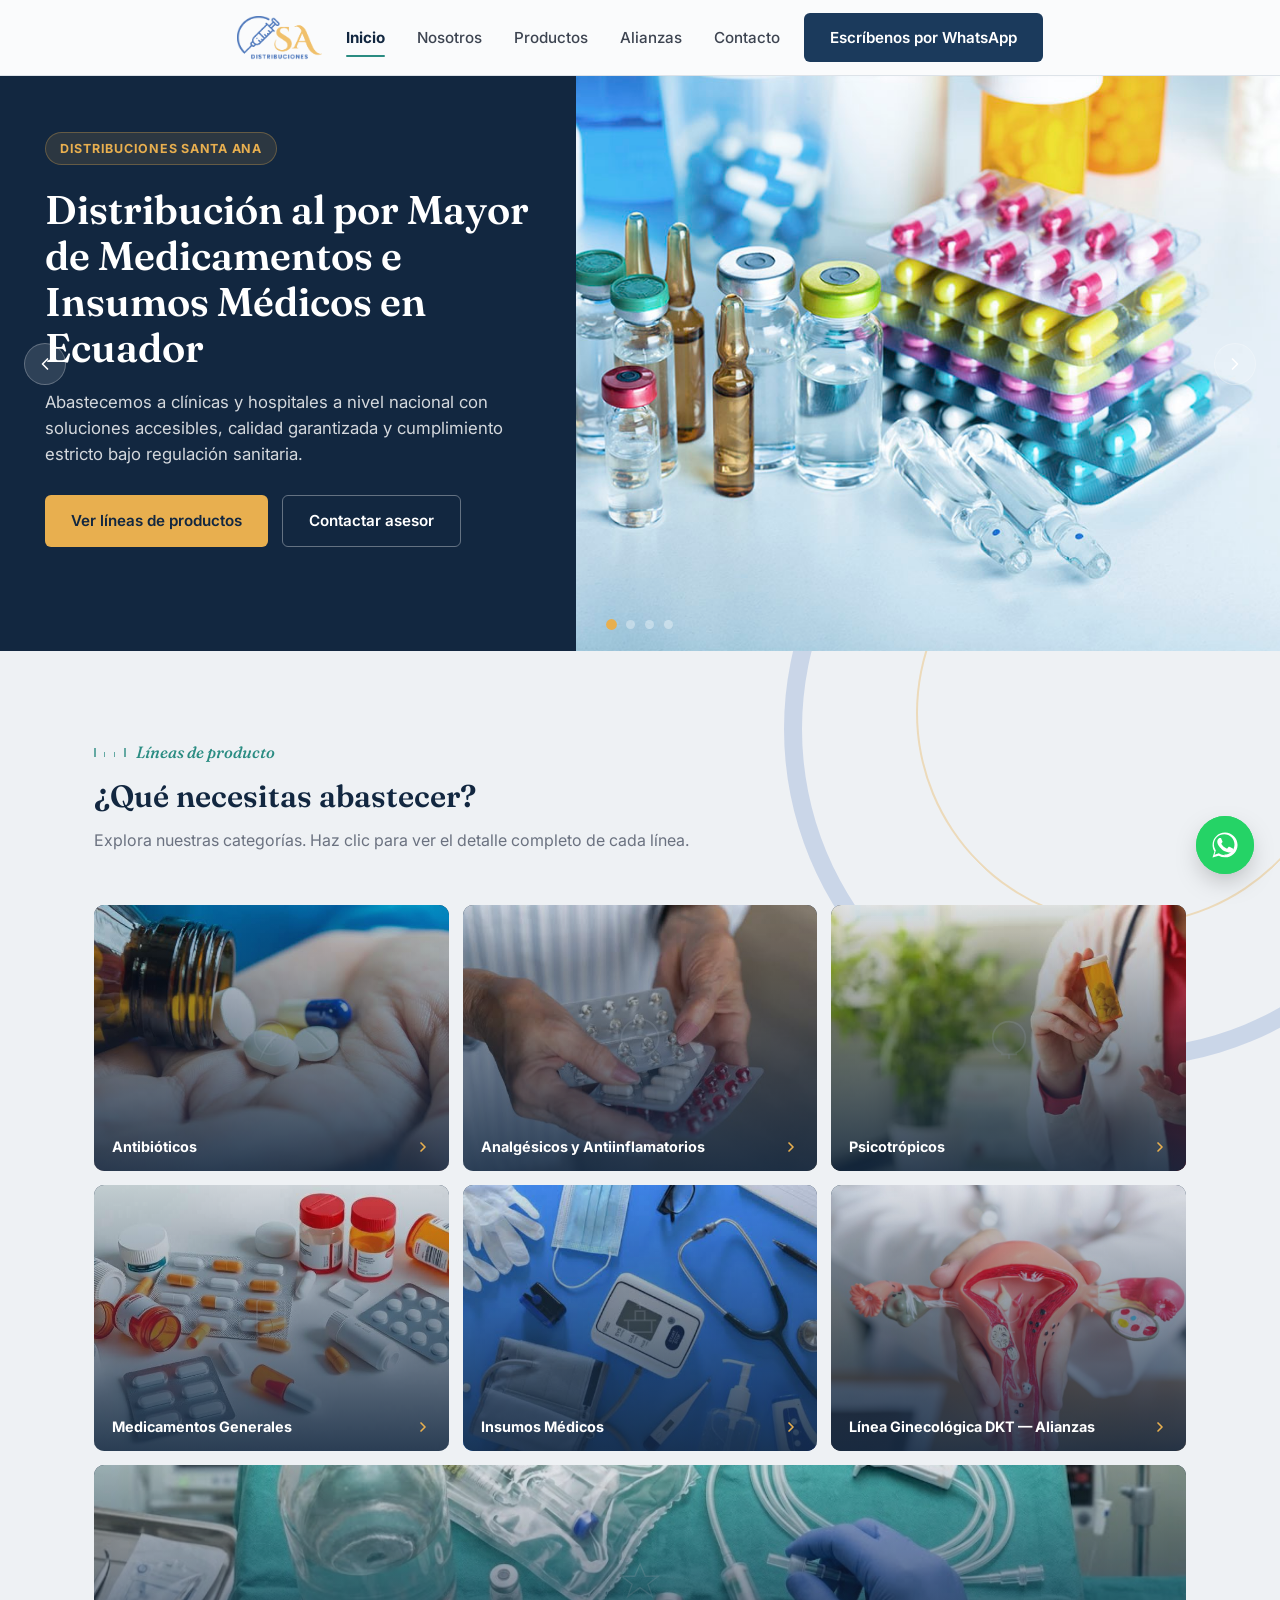
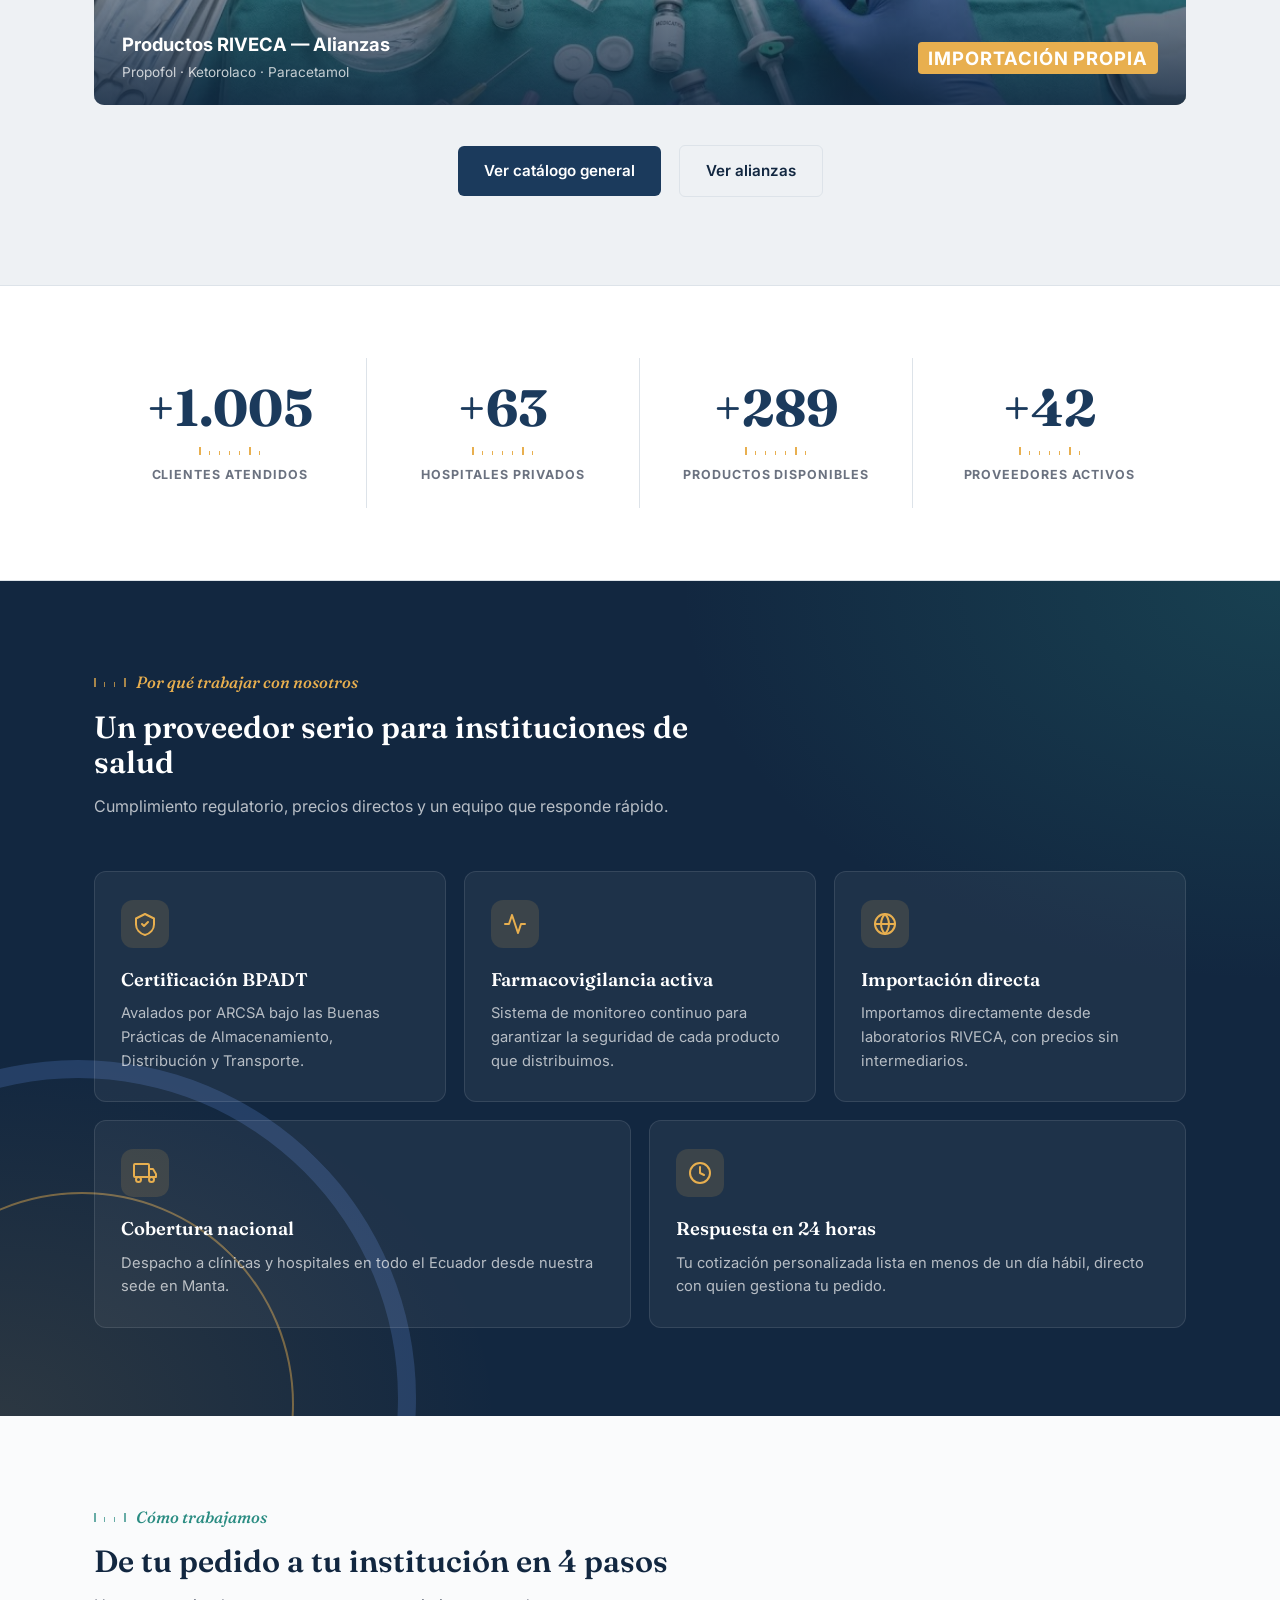
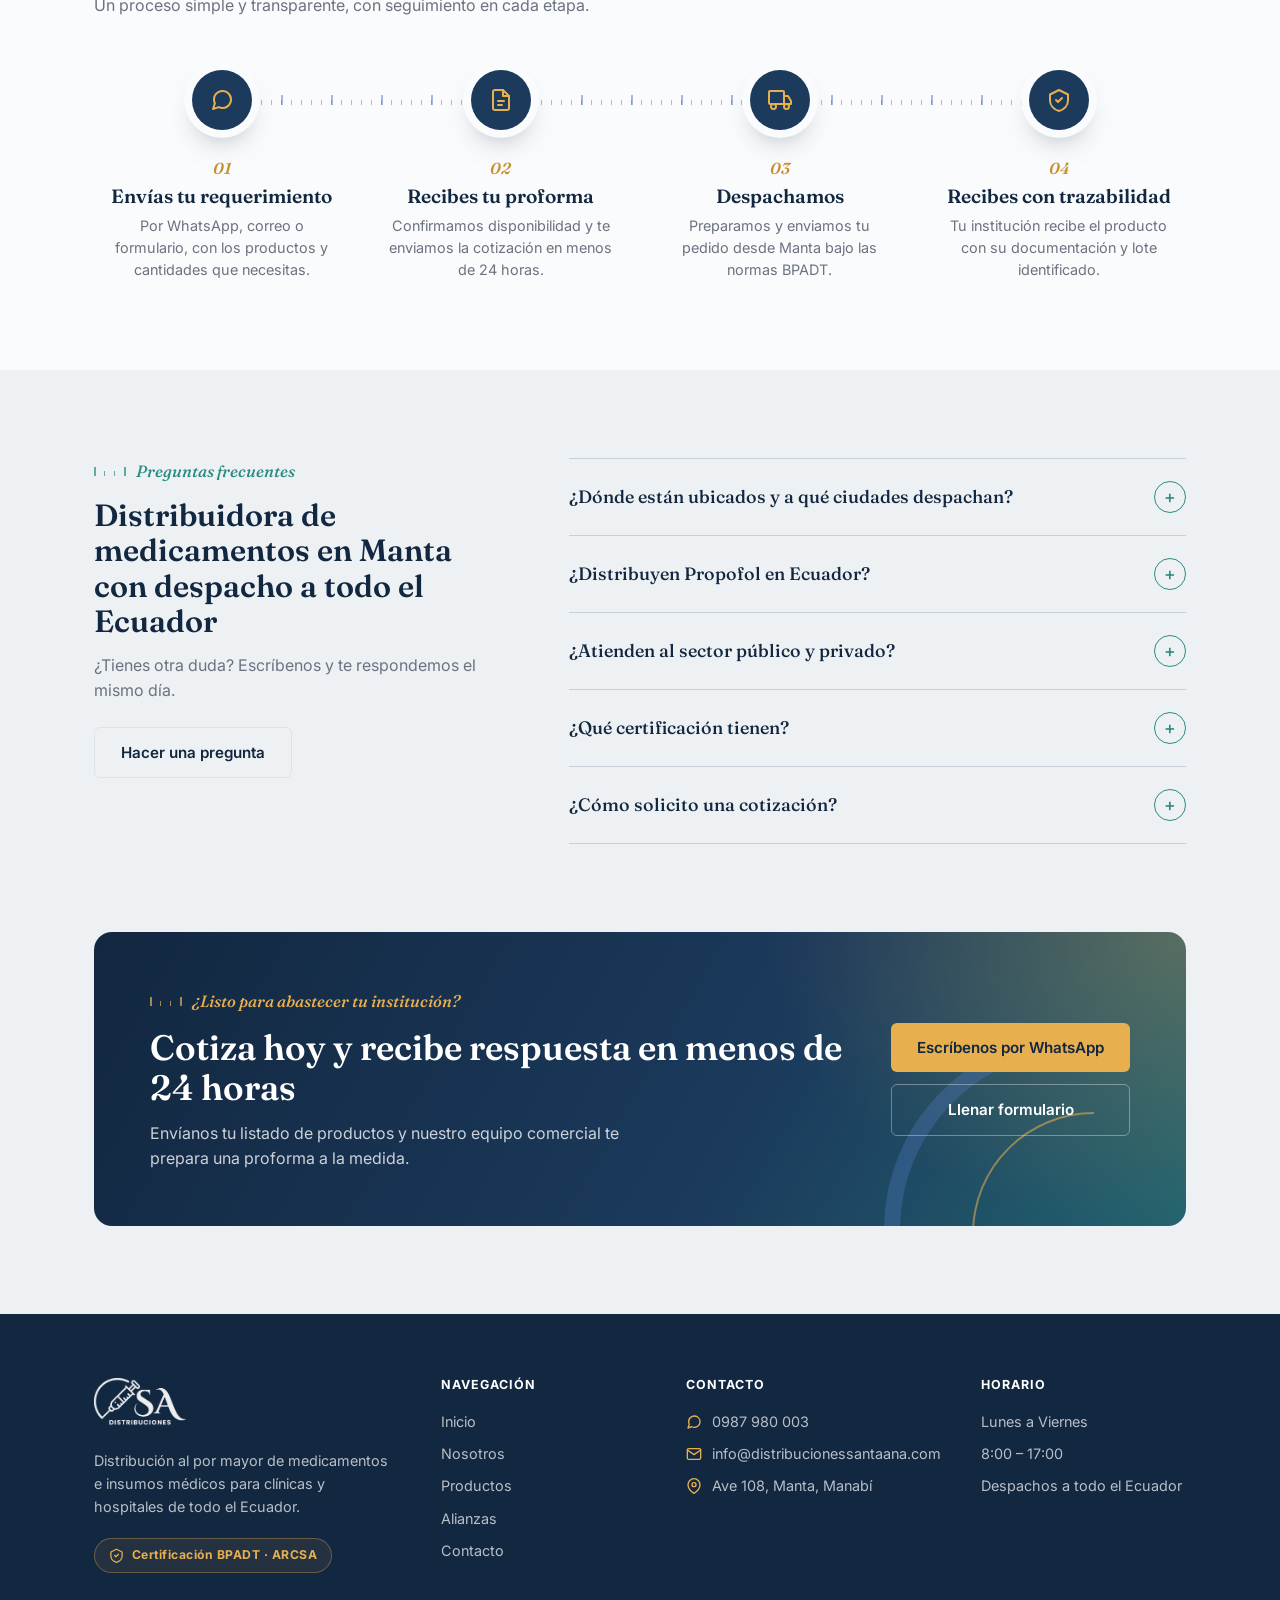
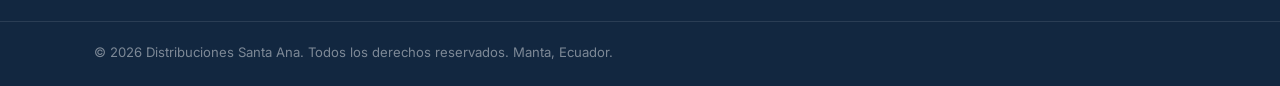
<file: index.html>
<!DOCTYPE html>
<html lang="es">
<head>
<meta charset="UTF-8">
<meta name="viewport" content="width=device-width, initial-scale=1.0">
<title>Distribuciones Santa Ana | Distribuidora de Medicamentos e Insumos Médicos en Manta, Ecuador</title>
<meta name="description" content="Distribuidora de medicamentos e insumos médicos al por mayor en Manta, Ecuador. Importadores directos de Propofol, Ketorolaco y Paracetamol RIVECA. Certificación BPADT-ARCSA y despacho a todo el país.">

<link rel="canonical" href="https://distribucionessantaana.com/">

<!-- Icono de pestaña -->
<link rel="icon" href="/favicon.ico" sizes="16x16 32x32 48x48">
<link rel="icon" type="image/png" href="/assets/favicon.png" sizes="512x512">
<link rel="apple-touch-icon" href="/assets/apple-touch-icon.png">
<meta name="theme-color" content="#122740">

<!-- Open Graph (vista previa al compartir en WhatsApp, Facebook, LinkedIn) -->
<meta property="og:type" content="website">
<meta property="og:site_name" content="Distribuciones Santa Ana">
<meta property="og:locale" content="es_EC">
<meta property="og:url" content="https://distribucionessantaana.com/">
<meta property="og:title" content="Distribuciones Santa Ana | Distribuidora de Medicamentos e Insumos Médicos en Manta, Ecuador">
<meta property="og:description" content="Distribuidora de medicamentos e insumos médicos al por mayor en Manta, Ecuador. Importadores directos de Propofol, Ketorolaco y Paracetamol RIVECA. Certificación BPADT-ARCSA y despacho a todo el país.">
<meta property="og:image" content="https://distribucionessantaana.com/assets/og-image.jpg">
<meta property="og:image:width" content="1200">
<meta property="og:image:height" content="630">
<meta property="og:image:alt" content="Distribuciones Santa Ana — Manta, Ecuador">

<!-- Twitter / X -->
<meta name="twitter:card" content="summary_large_image">
<meta name="twitter:title" content="Distribuciones Santa Ana | Distribuidora de Medicamentos e Insumos Médicos en Manta, Ecuador">
<meta name="twitter:description" content="Distribuidora de medicamentos e insumos médicos al por mayor en Manta, Ecuador. Importadores directos de Propofol, Ketorolaco y Paracetamol RIVECA. Certificación BPADT-ARCSA y despacho a todo el país.">
<meta name="twitter:image" content="https://distribucionessantaana.com/assets/og-image.jpg">

<link rel="preconnect" href="https://fonts.googleapis.com">
<link rel="preconnect" href="https://fonts.gstatic.com" crossorigin>
<link href="https://fonts.googleapis.com/css2?family=Fraunces:opsz,wght@9..144,400;9..144,500;9..144,600;9..144,700&family=Inter:wght@400;500;600;700&display=swap" rel="stylesheet">
<link rel="stylesheet" href="/styles.css">
<script type="application/ld+json">
{
  "@context": "https://schema.org",
  "@type": "Organization",
  "@id": "https://distribucionessantaana.com/#organizacion",
  "name": "Distribuciones Santa Ana",
  "url": "https://distribucionessantaana.com/",
  "logo": "https://distribucionessantaana.com/assets/logo.png",
  "image": "https://distribucionessantaana.com/assets/og-image.jpg",
  "description": "Distribución al por mayor de medicamentos e insumos médicos para clínicas y hospitales en Ecuador. Certificación BPADT otorgada por ARCSA.",
  "email": "info@distribucionessantaana.com",
  "telephone": "+593987980003",
  "address": {
    "@type": "PostalAddress",
    "streetAddress": "Ave 108",
    "addressLocality": "Manta",
    "addressRegion": "Manabí",
    "addressCountry": "EC"
  },
  "geo": {
    "@type": "GeoCoordinates",
    "latitude": -0.956274,
    "longitude": -80.699128
  },
  "areaServed": {
    "@type": "Country",
    "name": "Ecuador"
  },
  "openingHoursSpecification": [{
    "@type": "OpeningHoursSpecification",
    "dayOfWeek": ["Monday", "Tuesday", "Wednesday", "Thursday", "Friday"],
    "opens": "08:00",
    "closes": "17:00"
  }],
  "contactPoint": [{
    "@type": "ContactPoint",
    "contactType": "sales",
    "telephone": "+593987980003",
    "email": "info@distribucionessantaana.com",
    "areaServed": "EC",
    "availableLanguage": ["Spanish"]
  }],
  "knowsAbout": [
    "Distribución de medicamentos",
    "Insumos médicos hospitalarios",
    "Buenas Prácticas de Almacenamiento, Distribución y Transporte (BPADT)"
  ]
}
</script>
</head>
<body>

<!-- ============ HEADER ============ -->
<header class="site-header" id="top">
  <div class="container header-inner">
    <a href="/" class="brand">
      <img src="/assets/logo.png" alt="Distribuciones Santa Ana" class="brand-logo">
    </a>
    <nav class="main-nav" id="main-nav">
      <a href="/">Inicio</a>
      <a href="/nosotros">Nosotros</a>
      <a href="/productos">Productos</a>
      <a href="/alianzas">Alianzas</a>
      <a href="/contacto">Contacto</a>
    </nav>
    <a href="https://wa.me/593987980003?text=Hola%2C%20deseo%20solicitar%20una%20cotización" class="btn btn-primary nav-cta" target="_blank" rel="noopener">
      Escríbenos por WhatsApp
    </a>
    <button class="nav-toggle" id="navToggle" aria-label="Abrir menú" aria-expanded="false" aria-controls="main-nav">
      <span></span><span></span><span></span>
    </button>
  </div>
</header>

<main>

  <!-- ============ CARRUSEL ============ -->
  <section class="carousel">
    <div class="carousel-track">

      <div class="carousel-slide">
        <img src="/assets/slides/slide1.jpg" alt="" class="carousel-slide-img" aria-hidden="true">
        <div class="carousel-content">
          <span class="carousel-tag">Distribuciones Santa Ana</span>
          <h1>Distribución al por Mayor de Medicamentos e Insumos Médicos en Ecuador</h1>
          <p>Abastecemos a clínicas y hospitales a nivel nacional con soluciones accesibles, calidad garantizada y cumplimiento estricto bajo regulación sanitaria.</p>
          <div class="hero-actions">
            <a href="/productos" class="btn btn-primary">Ver líneas de productos</a>
            <a href="https://wa.me/593987980003?text=Hola%2C%20deseo%20solicitar%20una%20cotización" class="btn btn-ghost" target="_blank" rel="noopener">Contactar asesor</a>
          </div>
        </div>
      </div>

      <div class="carousel-slide">
        <img src="/assets/slides/slide2.jpg" alt="" class="carousel-slide-img" aria-hidden="true">
        <div class="carousel-content">
          <span class="carousel-tag">Garantía regulatoria</span>
          <h2>Certificación BPADT otorgada por ARCSA</h2>
          <p>Operamos bajo los más estrictos estándares de control del sector sanitario, garantizando trazabilidad y condiciones óptimas de almacenamiento, distribución y transporte.</p>
          <div class="hero-actions">
            <a href="/nosotros" class="btn btn-primary">Conocer más</a>
          </div>
        </div>
      </div>

      <div class="carousel-slide">
        <img src="/assets/slides/slide3.jpg" alt="" class="carousel-slide-img" aria-hidden="true">
        <div class="carousel-content">
          <span class="carousel-tag">Cobertura nacional</span>
          <h2>Despacho a clínicas y hospitales en todo el Ecuador</h2>
          <p>Desde nuestro centro de distribución en Manta, operamos con un sistema logístico que garantiza entregas oportunas a nivel nacional.</p>
          <div class="hero-actions">
            <a href="/contacto" class="btn btn-primary">Ver cobertura</a>
          </div>
        </div>
      </div>

      <div class="carousel-slide">
        <img src="/assets/slides/slide4.jpg" alt="" class="carousel-slide-img" aria-hidden="true">
        <div class="carousel-content">
          <span class="carousel-tag">¿Necesitas abastecer tu institución?</span>
          <h2>Solicita tu cotización hoy mismo!</h2>
          <p>Atendemos requerimientos institucionales, licitaciones y órdenes de compra. Nuestro equipo comercial te responde en menos de 24 horas.</p>
          <div class="hero-actions">
            <a href="https://wa.me/593987980003?text=Hola%2C%20deseo%20solicitar%20una%20cotización" class="btn btn-primary" target="_blank" rel="noopener">Escríbenos por WhatsApp</a>
          </div>
        </div>
      </div>

    </div>

    <button class="carousel-nav carousel-prev" aria-label="Diapositiva anterior">
      <svg viewBox="0 0 24 24" fill="none" stroke="currentColor" stroke-width="2" stroke-linecap="round" stroke-linejoin="round"><polyline points="15 18 9 12 15 6"/></svg>
    </button>
    <button class="carousel-nav carousel-next" aria-label="Siguiente diapositiva">
      <svg viewBox="0 0 24 24" fill="none" stroke="currentColor" stroke-width="2" stroke-linecap="round" stroke-linejoin="round"><polyline points="9 18 15 12 9 6"/></svg>
    </button>
    <div class="carousel-dots"></div>
  </section>

  

  <!-- ============ CATEGORÍAS — MOSAIC ============ -->
  <section class="section section-alt arc-bg" id="categorias">
    <div class="container">
      <div class="section-head">
        <p class="eyebrow">Líneas de producto</p>
        <h2>¿Qué necesitas abastecer?</h2>
        <p class="section-sub">Explora nuestras categorías. Haz clic para ver el detalle completo de cada línea.</p>
      </div>

      <div class="category-mosaic">

        <!-- Cuadrito 1: Antibióticos -->
        <a href="/productos#antibioticos" class="category-card cat-small">
          <img src="/assets/categories/antibioticos.jpg" alt="Antibióticos" class="category-card-img"
               onerror="this.style.display='none'">
          <div class="category-card-icon" aria-hidden="true">
            <svg viewBox="0 0 48 48" fill="none" stroke="currentColor" stroke-width="1.5"><circle cx="24" cy="24" r="14"/><line x1="24" y1="16" x2="24" y2="32"/><line x1="16" y1="24" x2="32" y2="24"/></svg>
          </div>
          <div class="category-card-label">
            <span>Antibióticos</span>
            <svg class="arrow" viewBox="0 0 24 24" fill="none" stroke="currentColor" stroke-width="2.5" stroke-linecap="round" stroke-linejoin="round"><polyline points="9 18 15 12 9 6"/></svg>
          </div>
        </a>

        <!-- Cuadrito 2: Analgésicos -->
        <a href="/productos#analgesicos" class="category-card cat-small">
          <img src="/assets/categories/analgesicos.jpg" alt="Analgésicos y Antiinflamatorios" class="category-card-img"
               onerror="this.style.display='none'">
          <div class="category-card-icon" aria-hidden="true">
            <svg viewBox="0 0 48 48" fill="none" stroke="currentColor" stroke-width="1.5"><path d="M24 8C15.2 8 8 15.2 8 24s7.2 16 16 16 16-7.2 16-16S32.8 8 24 8z"/><path d="M16 24h16"/></svg>
          </div>
          <div class="category-card-label">
            <span>Analgésicos y Antiinflamatorios</span>
            <svg class="arrow" viewBox="0 0 24 24" fill="none" stroke="currentColor" stroke-width="2.5" stroke-linecap="round" stroke-linejoin="round"><polyline points="9 18 15 12 9 6"/></svg>
          </div>
        </a>

        <!-- Cuadrito 3: Psicotrópicos -->
        <a href="/productos#psicotropicos" class="category-card cat-small">
          <img src="/assets/categories/psicotropicos.jpg" alt="Psicotrópicos" class="category-card-img"
               onerror="this.style.display='none'">
          <div class="category-card-icon" aria-hidden="true">
            <svg viewBox="0 0 48 48" fill="none" stroke="currentColor" stroke-width="1.5"><path d="M24 10c-7.7 0-14 6.3-14 14 0 5.5 3.2 10.3 7.9 12.7V38h12.2v-1.3C34.8 34.3 38 29.5 38 24c0-7.7-6.3-14-14-14z"/><line x1="24" y1="38" x2="24" y2="42"/></svg>
          </div>
          <div class="category-card-label">
            <span>Psicotrópicos</span>
            <svg class="arrow" viewBox="0 0 24 24" fill="none" stroke="currentColor" stroke-width="2.5" stroke-linecap="round" stroke-linejoin="round"><polyline points="9 18 15 12 9 6"/></svg>
          </div>
        </a>

        <!-- Cuadrito 4: Medicamentos Generales -->
        <a href="/productos#generales" class="category-card cat-small">
          <img src="/assets/categories/generales.jpg" alt="Medicamentos Generales" class="category-card-img"
               onerror="this.style.display='none'">
          <div class="category-card-icon" aria-hidden="true">
            <svg viewBox="0 0 48 48" fill="none" stroke="currentColor" stroke-width="1.5"><rect x="12" y="8" width="24" height="32" rx="3"/><line x1="18" y1="18" x2="30" y2="18"/><line x1="18" y1="24" x2="30" y2="24"/><line x1="18" y1="30" x2="24" y2="30"/></svg>
          </div>
          <div class="category-card-label">
            <span>Medicamentos Generales</span>
            <svg class="arrow" viewBox="0 0 24 24" fill="none" stroke="currentColor" stroke-width="2.5" stroke-linecap="round" stroke-linejoin="round"><polyline points="9 18 15 12 9 6"/></svg>
          </div>
        </a>

        <!-- Cuadrito 5: Insumos Médicos -->
        <a href="/productos#insumos" class="category-card cat-small">
          <img src="/assets/categories/insumos.jpg" alt="Insumos Médicos" class="category-card-img"
               onerror="this.style.display='none'">
          <div class="category-card-icon" aria-hidden="true">
            <svg viewBox="0 0 48 48" fill="none" stroke="currentColor" stroke-width="1.5"><path d="M10 26h28M14 26v10h20V26"/><path d="M20 26v-8h8v8"/><path d="M24 10v6M21 13h6"/></svg>
          </div>
          <div class="category-card-label">
            <span>Insumos Médicos</span>
            <svg class="arrow" viewBox="0 0 24 24" fill="none" stroke="currentColor" stroke-width="2.5" stroke-linecap="round" stroke-linejoin="round"><polyline points="9 18 15 12 9 6"/></svg>
          </div>
        </a>

        <!-- Cuadrito 6: Línea Ginecológica -->
        <a href="/alianzas#dkt" class="category-card cat-small">
          <img src="/assets/categories/ginecologia.jpg" alt="Línea Ginecológica DKT" class="category-card-img"
               onerror="this.style.display='none'">
          <div class="category-card-icon" aria-hidden="true">
            <svg viewBox="0 0 48 48" fill="none" stroke="currentColor" stroke-width="1.5"><circle cx="24" cy="18" r="10"/><path d="M24 28v12M19 36h10"/></svg>
          </div>
          <div class="category-card-label">
            <span>Línea Ginecológica DKT — Alianzas</span>
            <svg class="arrow" viewBox="0 0 24 24" fill="none" stroke="currentColor" stroke-width="2.5" stroke-linecap="round" stroke-linejoin="round"><polyline points="9 18 15 12 9 6"/></svg>
          </div>
        </a>

        <!-- Card GRANDE: Productos Insignia -->
        <a href="/alianzas#riveca" class="category-card cat-featured">
          <img src="/assets/categories/insignia.jpg" alt="Productos RIVECA" class="category-card-img"
               onerror="this.style.display='none'">
          <div class="category-card-icon" aria-hidden="true">
            <svg viewBox="0 0 64 64" fill="none" stroke="currentColor" stroke-width="1.5"><path d="M32 8l6 14h15l-12 9 5 14-14-10-14 10 5-14-12-9h15z"/></svg>
          </div>
          <div class="category-card-label">
            <div class="cat-text">
              <span>Productos RIVECA — Alianzas</span>
              <p class="cat-sub">Propofol · Ketorolaco · Paracetamol</p>
            </div>
            <span class="cat-badge">Importación Propia</span>
          </div>
        </a>

      </div>

      <div class="catalog-cta">
        <a href="/productos" class="btn btn-primary">Ver catálogo general</a>
        <a href="/alianzas" class="btn btn-ghost" style="margin-left: 14px;">Ver alianzas</a>
      </div>
    </div>
  </section>

  
  <!-- ============ ESTADÍSTICAS COUNT-UP ============ -->
  <section class="stats-section">
    <div class="container">
      <div class="stats-grid">

        <div class="stats-item">
          <span class="stats-number" data-target="1200" data-prefix="+" data-suffix="">0</span>
          <span class="stats-label">Clientes atendidos</span>
        </div>

        <div class="stats-item">
          <span class="stats-number" data-target="75" data-prefix="+" data-suffix="">0</span>
          <span class="stats-label">Hospitales privados</span>
        </div>

        <div class="stats-item">
          <span class="stats-number" data-target="345" data-prefix="+" data-suffix="">0</span>
          <span class="stats-label">Productos disponibles</span>
        </div>

        <div class="stats-item">
          <span class="stats-number" data-target="50" data-prefix="+" data-suffix="">0</span>
          <span class="stats-label">Proveedores activos</span>
        </div>

      </div>
    </div>
  </section>

  
  <!-- ============ PUNTOS DE CONFIANZA ============ -->
  <section class="trust-section arc-bg arc-left">
    <div class="container">
      <div class="section-head">
        <p class="eyebrow">Por qué trabajar con nosotros</p>
        <h2>Un proveedor serio para instituciones de salud</h2>
        <p class="section-sub">Cumplimiento regulatorio, precios directos y un equipo que responde rápido.</p>
      </div>
      <div class="trust-grid">

        <div class="trust-item">
          <div class="trust-icon">
            <svg viewBox="0 0 24 24" fill="none" stroke="currentColor" stroke-width="2" stroke-linecap="round" stroke-linejoin="round">
              <path d="M12 2l9 4.5v6c0 5-3.8 9-9 10.5-5.2-1.5-9-5.5-9-10.5v-6z"/>
              <path d="M9 12l2 2 4-4"/>
            </svg>
          </div>
          <div>
            <strong>Certificación BPADT</strong>
            <span>Avalados por ARCSA bajo las Buenas Prácticas de Almacenamiento, Distribución y Transporte.</span>
          </div>
        </div>

        <div class="trust-item">
          <div class="trust-icon">
            <svg viewBox="0 0 24 24" fill="none" stroke="currentColor" stroke-width="2" stroke-linecap="round" stroke-linejoin="round">
              <path d="M22 12h-4l-3 9L9 3l-3 9H2"/>
            </svg>
          </div>
          <div>
            <strong>Farmacovigilancia activa</strong>
            <span>Sistema de monitoreo continuo para garantizar la seguridad de cada producto que distribuimos.</span>
          </div>
        </div>

        <div class="trust-item">
          <div class="trust-icon">
            <svg viewBox="0 0 24 24" fill="none" stroke="currentColor" stroke-width="2" stroke-linecap="round" stroke-linejoin="round">
              <circle cx="12" cy="12" r="10"/>
              <line x1="2" y1="12" x2="22" y2="12"/>
              <path d="M12 2a15.3 15.3 0 0 1 4 10 15.3 15.3 0 0 1-4 10 15.3 15.3 0 0 1-4-10 15.3 15.3 0 0 1 4-10z"/>
            </svg>
          </div>
          <div>
            <strong>Importación directa</strong>
            <span>Importamos directamente desde laboratorios RIVECA, con precios sin intermediarios.</span>
          </div>
        </div>

        <div class="trust-item">
          <div class="trust-icon">
            <svg viewBox="0 0 24 24" fill="none" stroke="currentColor" stroke-width="2" stroke-linecap="round" stroke-linejoin="round">
              <rect x="1" y="3" width="15" height="13" rx="1"/>
              <path d="M16 8h4l3 5v3h-7V8z"/>
              <circle cx="5.5" cy="18.5" r="2.5"/>
              <circle cx="18.5" cy="18.5" r="2.5"/>
            </svg>
          </div>
          <div>
            <strong>Cobertura nacional</strong>
            <span>Despacho a clínicas y hospitales en todo el Ecuador desde nuestra sede en Manta.</span>
          </div>
        </div>


        <div class="trust-item">
          <div class="trust-icon">
            <svg viewBox="0 0 24 24" fill="none" stroke="currentColor" stroke-width="2" stroke-linecap="round" stroke-linejoin="round">
              <circle cx="12" cy="12" r="10"/>
              <polyline points="12 6 12 12 16 14"/>
            </svg>
          </div>
          <div>
            <strong>Respuesta en 24 horas</strong>
            <span>Tu cotización personalizada lista en menos de un día hábil, directo con quien gestiona tu pedido.</span>
          </div>
        </div>

      </div>
    </div>
  </section>


  <!-- ============ CÓMO TRABAJAMOS ============ -->
  <section class="section" id="como-trabajamos">
    <div class="container">
      <div class="section-head">
        <p class="eyebrow">Cómo trabajamos</p>
        <h2>De tu pedido a tu institución en 4 pasos</h2>
        <p class="section-sub">Un proceso simple y transparente, con seguimiento en cada etapa.</p>
      </div>

      <div class="process-grid">

        <div class="process-step">
          <span class="process-num">01</span>
          <div class="process-icon" aria-hidden="true">
            <svg viewBox="0 0 24 24" fill="none" stroke="currentColor" stroke-width="2" stroke-linecap="round" stroke-linejoin="round"><path d="M21 11.5a8.38 8.38 0 0 1-.9 3.8 8.5 8.5 0 0 1-7.6 4.7 8.38 8.38 0 0 1-3.8-.9L3 21l1.9-5.7a8.38 8.38 0 0 1-.9-3.8 8.5 8.5 0 0 1 4.7-7.6 8.38 8.38 0 0 1 3.8-.9h.5a8.48 8.48 0 0 1 8 8v.5z"/></svg>
          </div>
          <h3>Envías tu requerimiento</h3>
          <p>Por WhatsApp, correo o formulario, con los productos y cantidades que necesitas.</p>
        </div>

        <div class="process-step">
          <span class="process-num">02</span>
          <div class="process-icon" aria-hidden="true">
            <svg viewBox="0 0 24 24" fill="none" stroke="currentColor" stroke-width="2" stroke-linecap="round" stroke-linejoin="round"><path d="M14 2H6a2 2 0 0 0-2 2v16a2 2 0 0 0 2 2h12a2 2 0 0 0 2-2V8z"/><polyline points="14 2 14 8 20 8"/><line x1="9" y1="13" x2="15" y2="13"/><line x1="9" y1="17" x2="13" y2="17"/></svg>
          </div>
          <h3>Recibes tu proforma</h3>
          <p>Confirmamos disponibilidad y te enviamos la cotización en menos de 24 horas.</p>
        </div>

        <div class="process-step">
          <span class="process-num">03</span>
          <div class="process-icon" aria-hidden="true">
            <svg viewBox="0 0 24 24" fill="none" stroke="currentColor" stroke-width="2" stroke-linecap="round" stroke-linejoin="round"><rect x="1" y="3" width="15" height="13" rx="1"/><path d="M16 8h4l3 5v3h-7V8z"/><circle cx="5.5" cy="18.5" r="2.5"/><circle cx="18.5" cy="18.5" r="2.5"/></svg>
          </div>
          <h3>Despachamos</h3>
          <p>Preparamos y enviamos tu pedido desde Manta bajo las normas BPADT.</p>
        </div>

        <div class="process-step">
          <span class="process-num">04</span>
          <div class="process-icon" aria-hidden="true">
            <svg viewBox="0 0 24 24" fill="none" stroke="currentColor" stroke-width="2" stroke-linecap="round" stroke-linejoin="round"><path d="M12 2l9 4.5v6c0 5-3.8 9-9 10.5-5.2-1.5-9-5.5-9-10.5v-6z"/><path d="M9 12l2 2 4-4"/></svg>
          </div>
          <h3>Recibes con trazabilidad</h3>
          <p>Tu institución recibe el producto con su documentación y lote identificado.</p>
        </div>

      </div>
    </div>
  </section>


  <!-- ============ PREGUNTAS FRECUENTES ============ -->
  <section class="section section-alt" id="preguntas">
    <div class="container faq-layout">
      <div class="section-head">
        <p class="eyebrow">Preguntas frecuentes</p>
        <h2>Distribuidora de medicamentos en Manta con despacho a todo el Ecuador</h2>
        <p class="section-sub">¿Tienes otra duda? Escríbenos y te respondemos el mismo día.</p>
        <a href="https://wa.me/593987980003?text=Hola%2C%20tengo%20una%20consulta" class="btn btn-ghost" target="_blank" rel="noopener">Hacer una pregunta</a>
      </div>

      <div class="faq-list">

        <details class="faq-item">
          <summary>¿Dónde están ubicados y a qué ciudades despachan?</summary>
          <p>Nuestro centro de distribución está en Manta, Manabí. Desde ahí despachamos a clínicas y hospitales en todo el Ecuador.</p>
        </details>

        <details class="faq-item">
          <summary>¿Distribuyen Propofol en Ecuador?</summary>
          <p>Sí. Importamos directamente de RIVECA el <a href="/alianzas#propofol">Propofol 10 mg/ml</a> (frasco x 20 ml) para uso hospitalario, junto con <a href="/alianzas#ketorolaco">Ketorolaco</a> y <a href="/alianzas#paracetamol">Paracetamol</a> parenterales.</p>
        </details>

        <details class="faq-item">
          <summary>¿Atienden al sector público y privado?</summary>
          <p>Sí. Abastecemos a clínicas y hospitales privados y atendemos requerimientos institucionales, licitaciones y órdenes de compra del sector público.</p>
        </details>

        <details class="faq-item">
          <summary>¿Qué certificación tienen?</summary>
          <p>Contamos con la certificación BPADT (Buenas Prácticas de Almacenamiento, Distribución y Transporte) otorgada por ARCSA.</p>
        </details>

        <details class="faq-item">
          <summary>¿Cómo solicito una cotización?</summary>
          <p>Escríbenos por <a href="https://wa.me/593987980003?text=Hola%2C%20deseo%20solicitar%20una%20cotización" target="_blank" rel="noopener">WhatsApp</a> o llena el formulario de <a href="/contacto">contacto</a>. Te respondemos en menos de 24 horas.</p>
        </details>

      </div>
    </div>
  </section>


  <!-- ============ FRANJA FINAL ============ -->
  <section class="cta-band section-alt">
    <div class="container">
      <div class="cta-band-inner">
        <div>
          <p class="eyebrow">¿Listo para abastecer tu institución?</p>
          <h2>Cotiza hoy y recibe respuesta en menos de 24 horas</h2>
          <p>Envíanos tu listado de productos y nuestro equipo comercial te prepara una proforma a la medida.</p>
        </div>
        <div class="cta-band-actions">
          <a href="https://wa.me/593987980003?text=Hola%2C%20deseo%20solicitar%20una%20cotización" class="btn btn-primary" target="_blank" rel="noopener">Escríbenos por WhatsApp</a>
          <a href="/contacto" class="btn btn-ghost">Llenar formulario</a>
        </div>
      </div>
    </div>
  </section>

</main>

<!-- ============ FOOTER ============ -->
<footer class="site-footer">
  <div class="container">
    <div class="footer-grid">

      <div class="footer-brand">
        <img src="/assets/logo.png" alt="Distribuciones Santa Ana" class="brand-logo">
        <p class="footer-note">Distribución al por mayor de medicamentos e insumos médicos para clínicas y hospitales de todo el Ecuador.</p>
        <span class="footer-badge">
          <svg viewBox="0 0 24 24" fill="none" stroke="currentColor" stroke-width="2" stroke-linecap="round" stroke-linejoin="round" aria-hidden="true"><path d="M12 2l9 4.5v6c0 5-3.8 9-9 10.5-5.2-1.5-9-5.5-9-10.5v-6z"/><path d="M9 12l2 2 4-4"/></svg>
          Certificación BPADT · ARCSA
        </span>
      </div>

      <div class="footer-col">
        <h3>Navegación</h3>
        <ul>
          <li><a href="/">Inicio</a></li>
          <li><a href="/nosotros">Nosotros</a></li>
          <li><a href="/productos">Productos</a></li>
          <li><a href="/alianzas">Alianzas</a></li>
          <li><a href="/contacto">Contacto</a></li>
        </ul>
      </div>

      <div class="footer-col">
        <h3>Contacto</h3>
        <ul class="footer-contact">
          <li>
            <svg viewBox="0 0 24 24" fill="none" stroke="currentColor" stroke-width="2" stroke-linecap="round" stroke-linejoin="round" aria-hidden="true"><path d="M21 11.5a8.38 8.38 0 0 1-.9 3.8 8.5 8.5 0 0 1-7.6 4.7 8.38 8.38 0 0 1-3.8-.9L3 21l1.9-5.7a8.38 8.38 0 0 1-.9-3.8 8.5 8.5 0 0 1 4.7-7.6 8.38 8.38 0 0 1 3.8-.9h.5a8.48 8.48 0 0 1 8 8v.5z"/></svg>
            <a href="https://wa.me/593987980003" target="_blank" rel="noopener">0987 980 003</a>
          </li>
          <li>
            <svg viewBox="0 0 24 24" fill="none" stroke="currentColor" stroke-width="2" stroke-linecap="round" stroke-linejoin="round" aria-hidden="true"><path d="M4 4h16c1.1 0 2 .9 2 2v12c0 1.1-.9 2-2 2H4c-1.1 0-2-.9-2-2V6c0-1.1.9-2 2-2z"/><polyline points="22,6 12,13 2,6"/></svg>
            <a href="mailto:info@distribucionessantaana.com">info@distribucionessantaana.com</a>
          </li>
          <li>
            <svg viewBox="0 0 24 24" fill="none" stroke="currentColor" stroke-width="2" stroke-linecap="round" stroke-linejoin="round" aria-hidden="true"><path d="M21 10c0 7-9 13-9 13s-9-6-9-13a9 9 0 0 1 18 0z"/><circle cx="12" cy="10" r="3"/></svg>
            <span>Ave 108, Manta, Manabí</span>
          </li>
        </ul>
      </div>

      <div class="footer-col">
        <h3>Horario</h3>
        <ul>
          <li>Lunes a Viernes</li>
          <li>8:00 – 17:00</li>
          <li>Despachos a todo el Ecuador</li>
        </ul>
      </div>

    </div>
  </div>
  <div class="footer-bottom">
    <div class="container">
      <p class="footer-copy">© 2026 Distribuciones Santa Ana. Todos los derechos reservados. Manta, Ecuador.</p>
    </div>
  </div>
</footer>

<!-- ============ BOTÓN FLOTANTE WHATSAPP ============ -->
<a href="https://wa.me/593987980003?text=Hola%2C%20deseo%20solicitar%20una%20cotización"
   class="whatsapp-float" target="_blank" rel="noopener" aria-label="Escribir por WhatsApp">
  <svg viewBox="0 0 24 24" fill="currentColor" aria-hidden="true">
    <path d="M17.472 14.382c-.297-.149-1.758-.867-2.03-.967-.273-.099-.471-.148-.67.15-.197.297-.767.966-.94 1.164-.173.199-.347.223-.644.075-1.746-.873-2.888-1.557-4.034-3.532-.305-.524.305-.487.873-1.625.097-.198.05-.371-.05-.52-.099-.149-.669-1.61-.916-2.207-.247-.595-.5-.5-.69-.51-.18-.01-.39-.012-.598-.012-.21 0-.547.075-.84.373-.293.298-1.116 1.09-1.116 2.658 0 1.567 1.14 3.08 1.3 3.296.158.215 2.182 3.33 5.288 4.535 2.642 1.024 3.18.82 3.755.764.574-.057 1.857-.76 2.117-1.49.26-.732.26-1.36.182-1.49-.078-.13-.298-.207-.595-.357z"/>
    <path d="M12.05 2C6.55 2 2.05 6.46 2.05 11.92c0 1.93.55 3.73 1.5 5.27L2 22l4.95-1.5a10.1 10.1 0 0 0 5.1 1.37c5.5 0 10-4.46 10-9.92S17.55 2 12.05 2zm0 18.18c-1.7 0-3.3-.47-4.66-1.29l-.33-.2-3.45 1.05 1.07-3.36-.22-.34a8.17 8.17 0 0 1-1.36-4.52c0-4.5 3.7-8.15 8.25-8.15s8.25 3.65 8.25 8.15-3.7 8.15-8.25 8.15z"/>
  </svg>
</a>

<script src="/script.js"></script>
</body>
</html>
</file>
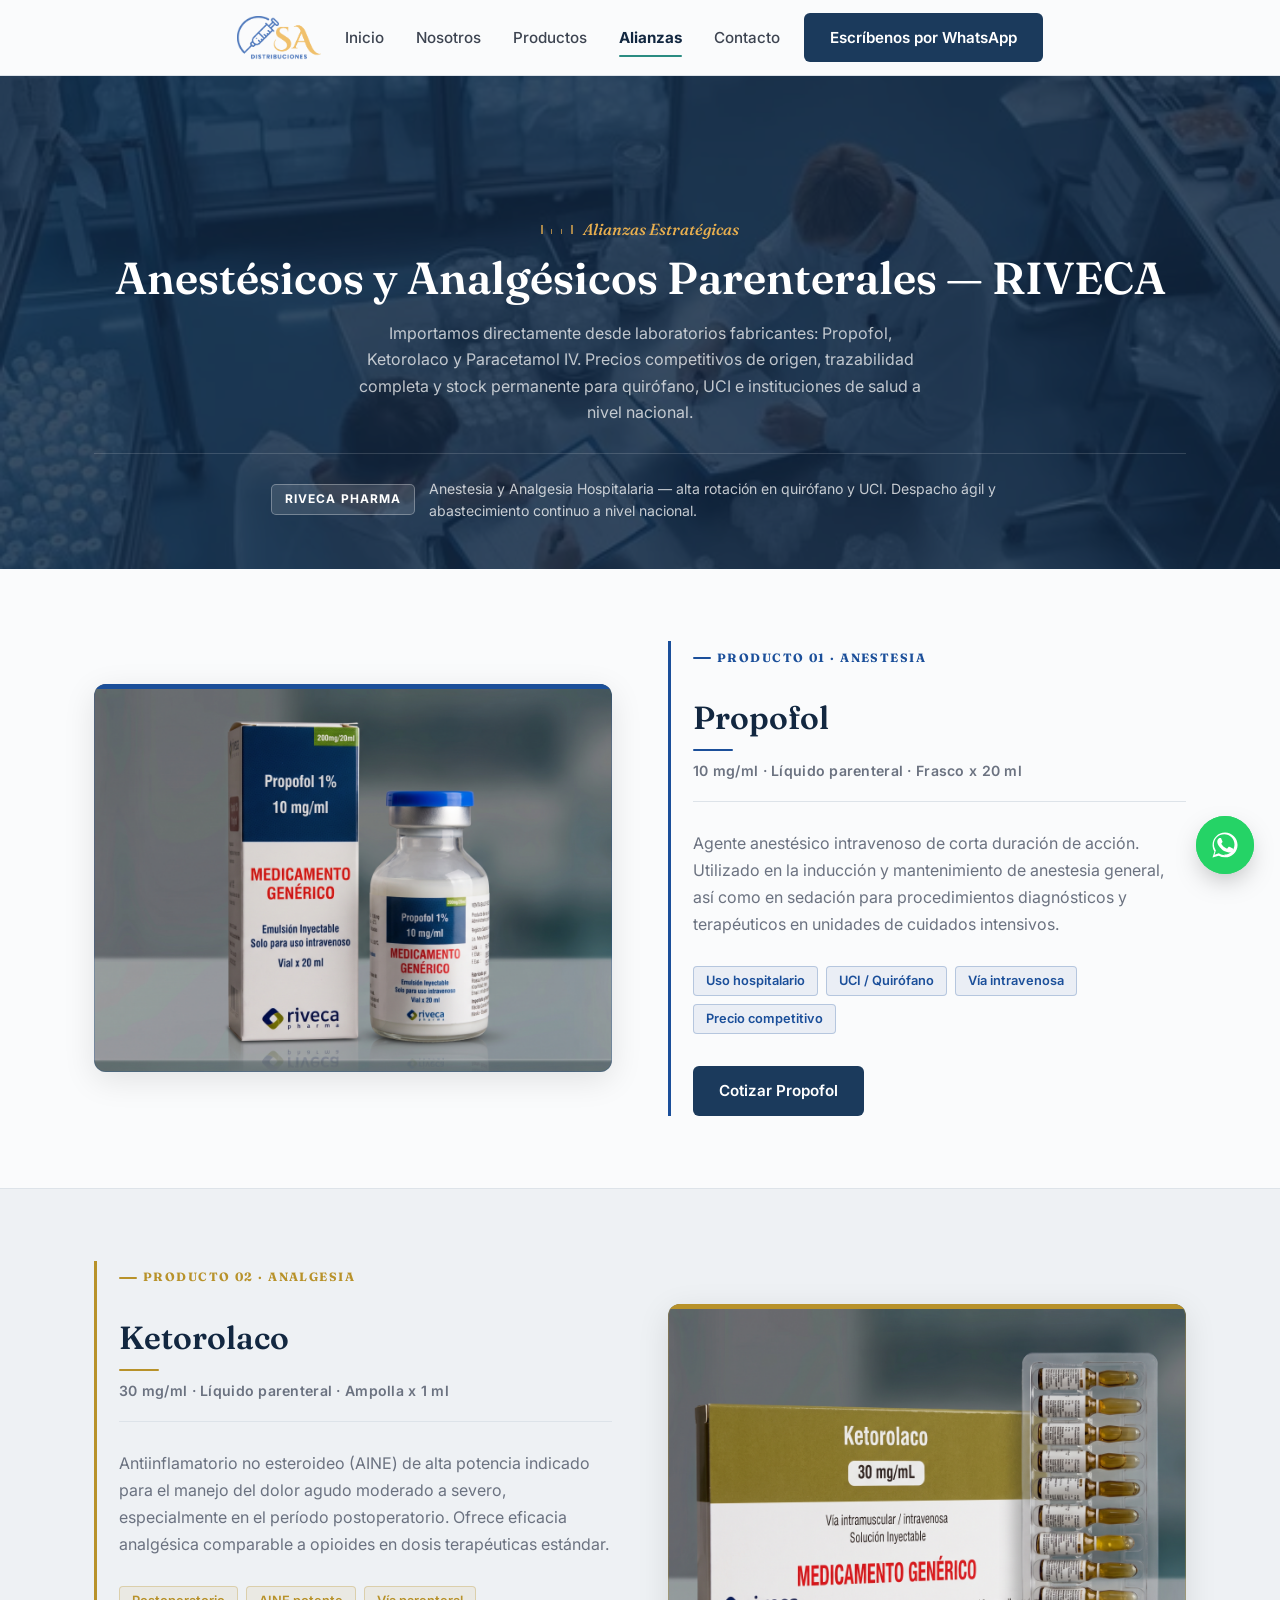
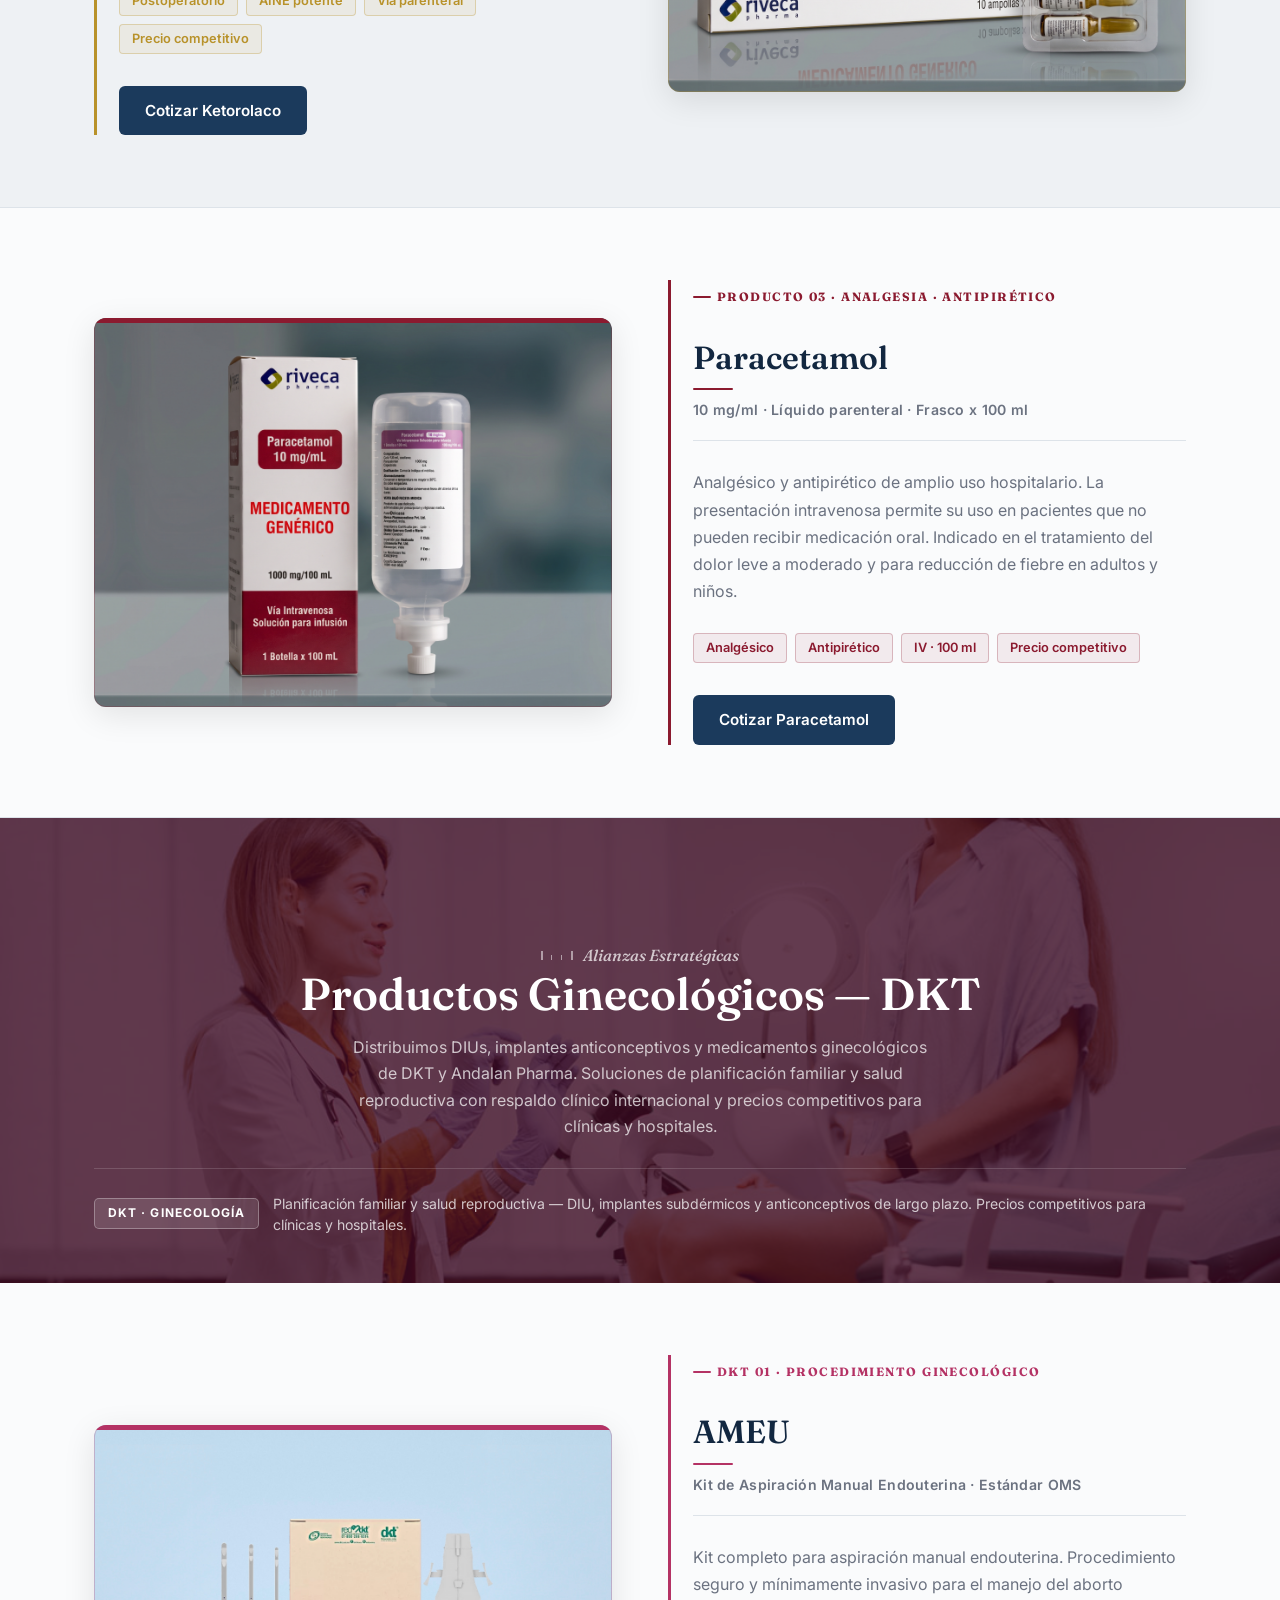
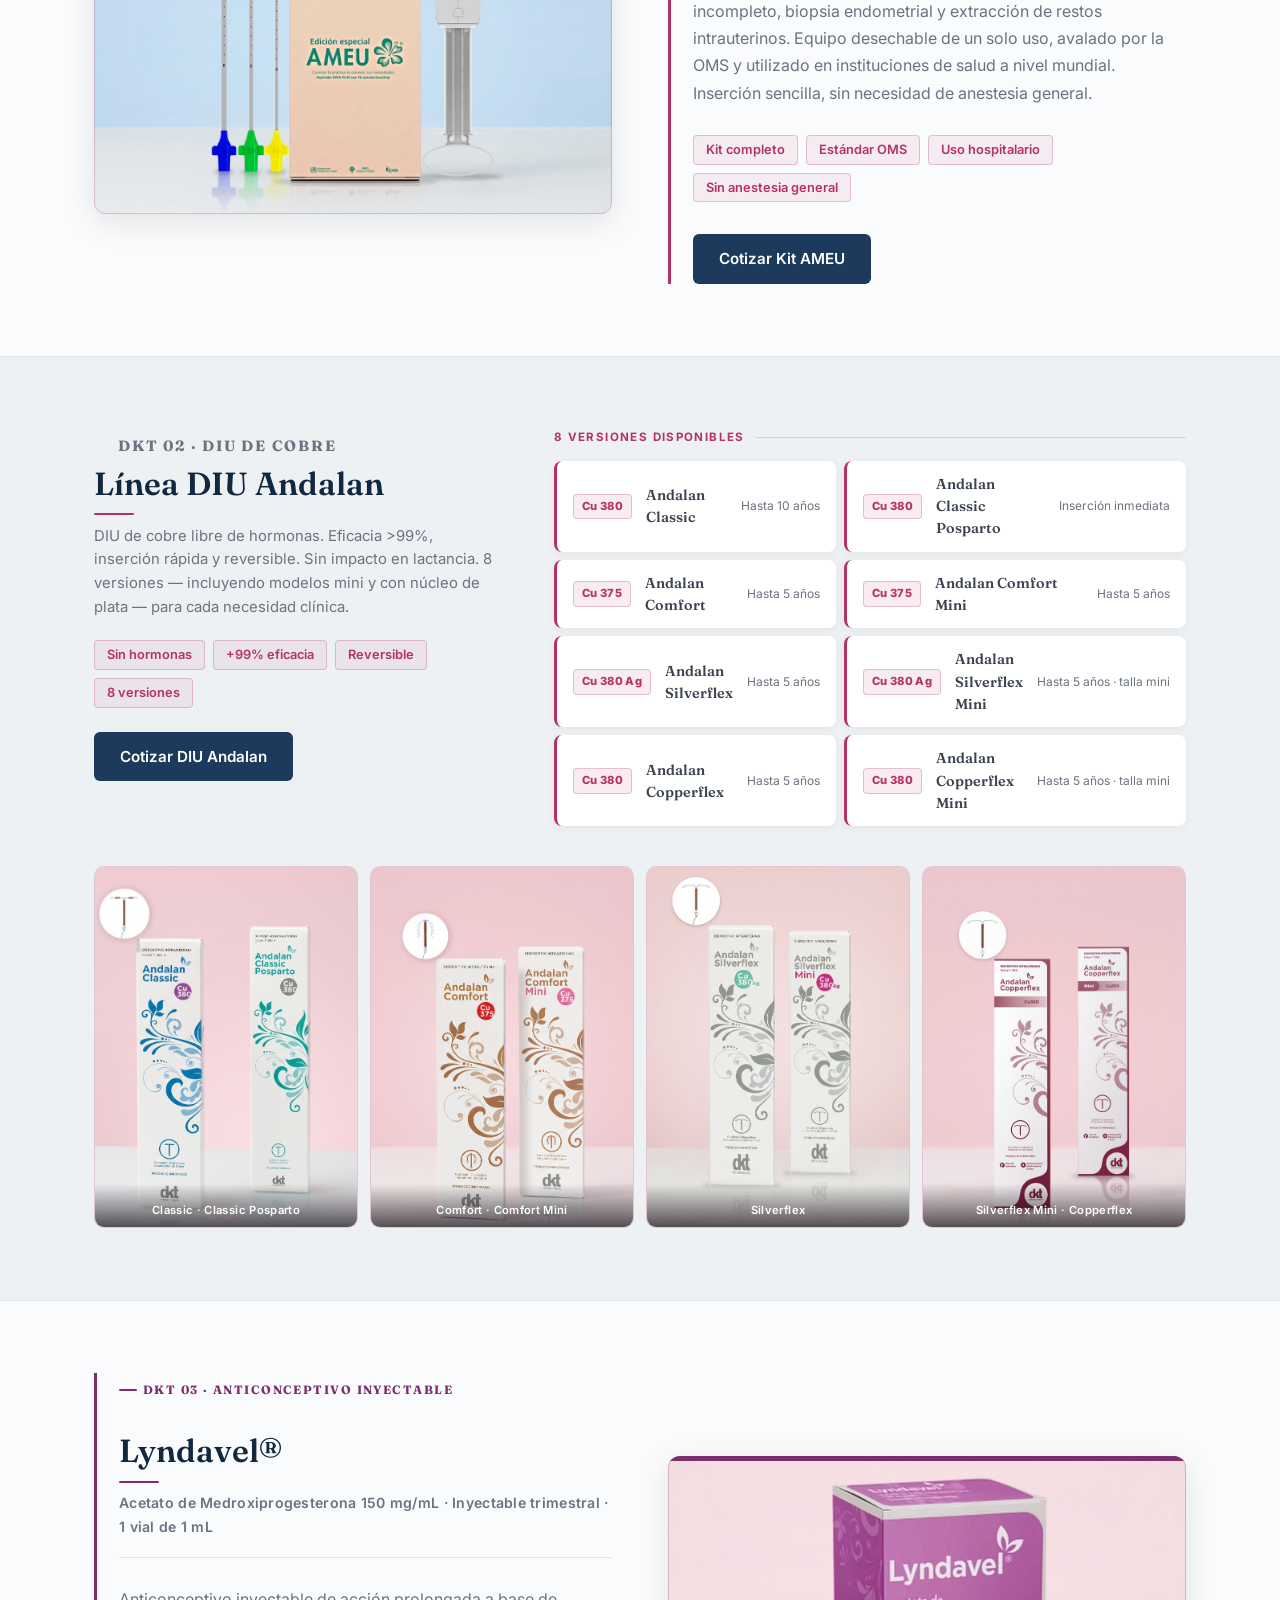
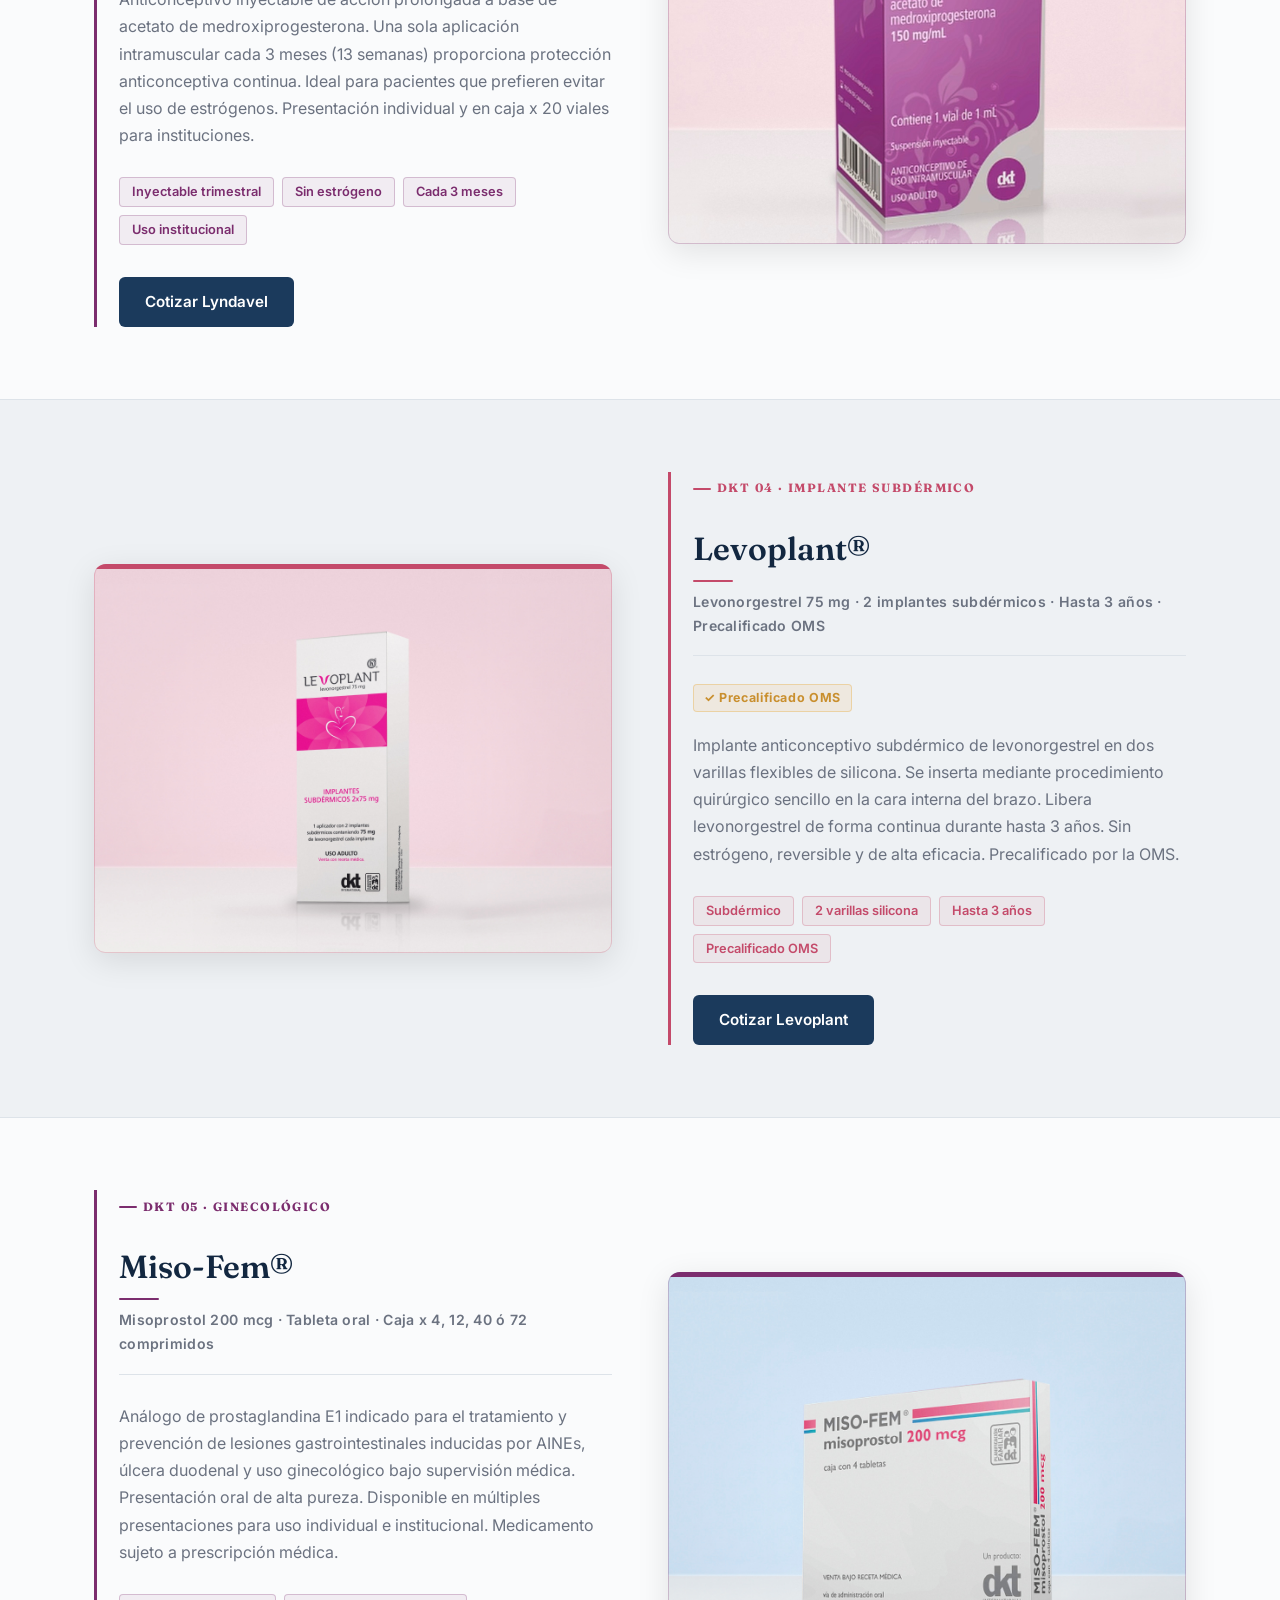
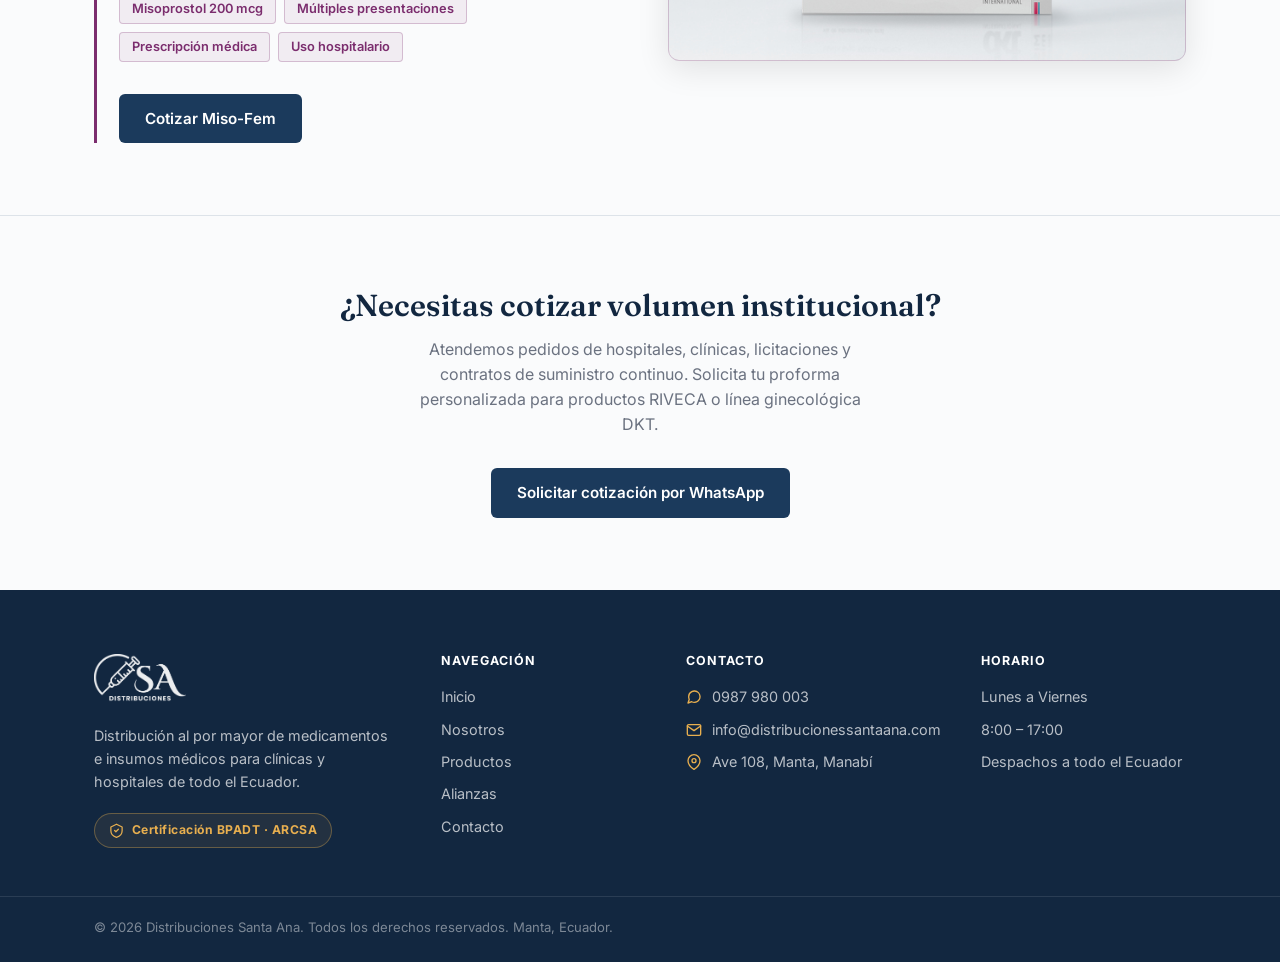
<file: alianzas.html>
<!DOCTYPE html>
<html lang="es">
<head>
<meta charset="UTF-8">
<meta name="viewport" content="width=device-width, initial-scale=1.0">
<title>Propofol, Ketorolaco y Paracetamol en Ecuador | Distribuciones Santa Ana</title>
<meta name="description" content="Importadores directos de RIVECA Pharma y distribuidores de DKT. Propofol, Ketorolaco, Paracetamol y línea ginecológica. Precios competitivos para el sector hospitalario.">

<link rel="canonical" href="https://distribucionessantaana.com/alianzas">

<!-- Icono de pestaña -->
<link rel="icon" href="/favicon.ico" sizes="16x16 32x32 48x48">
<link rel="icon" type="image/png" href="/assets/favicon.png" sizes="512x512">
<link rel="apple-touch-icon" href="/assets/apple-touch-icon.png">
<meta name="theme-color" content="#122740">

<!-- Open Graph (vista previa al compartir en WhatsApp, Facebook, LinkedIn) -->
<meta property="og:type" content="website">
<meta property="og:site_name" content="Distribuciones Santa Ana">
<meta property="og:locale" content="es_EC">
<meta property="og:url" content="https://distribucionessantaana.com/alianzas">
<meta property="og:title" content="Propofol, Ketorolaco y Paracetamol en Ecuador | Distribuciones Santa Ana">
<meta property="og:description" content="Importadores directos de RIVECA Pharma y distribuidores de DKT. Propofol, Ketorolaco, Paracetamol y línea ginecológica. Precios competitivos para el sector hospitalario.">
<meta property="og:image" content="https://distribucionessantaana.com/assets/og-image.jpg">
<meta property="og:image:width" content="1200">
<meta property="og:image:height" content="630">
<meta property="og:image:alt" content="Distribuciones Santa Ana — Manta, Ecuador">

<!-- Twitter / X -->
<meta name="twitter:card" content="summary_large_image">
<meta name="twitter:title" content="Propofol, Ketorolaco y Paracetamol en Ecuador | Distribuciones Santa Ana">
<meta name="twitter:description" content="Importadores directos de RIVECA Pharma y distribuidores de DKT. Propofol, Ketorolaco, Paracetamol y línea ginecológica. Precios competitivos para el sector hospitalario.">
<meta name="twitter:image" content="https://distribucionessantaana.com/assets/og-image.jpg">

<link rel="preconnect" href="https://fonts.googleapis.com">
<link rel="preconnect" href="https://fonts.gstatic.com" crossorigin>
<link href="https://fonts.googleapis.com/css2?family=Fraunces:opsz,wght@9..144,400;9..144,500;9..144,600;9..144,700&family=Inter:wght@400;500;600;700&display=swap" rel="stylesheet">
<link rel="stylesheet" href="/styles.css">
<style>
/* ---- ALIANZAS PAGE ---- */
.alianzas-hero {
  position: relative;
  padding: calc(var(--header-h) + 48px) 0 48px;
  background: var(--c-navy-deep);
  text-align: center;
  overflow: hidden;
}
.alianzas-hero-bg {
  position: absolute;
  inset: 0;
  width: 100%;
  height: 100%;
  object-fit: cover;
  object-position: center 30%;
  opacity: 0.18;
  pointer-events: none;
}
.alianzas-hero .container { position: relative; z-index: 1; }
.alianzas-hero .eyebrow { color: var(--c-gold); }
.alianzas-hero h1 { color: #fff; margin-top: 10px; font-size: clamp(1.9rem, 4vw, 2.8rem); }
.alianzas-hero p {
  color: rgba(255,255,255,0.72);
  max-width: 580px;
  margin: 16px auto 0;
  font-size: 1rem;
  line-height: 1.65;
}

/* Hero sub-label for brand */
.hero-brand-sub {
  margin-top: 28px;
  padding-top: 24px;
  border-top: 1px solid rgba(255,255,255,0.15);
  display: flex;
  align-items: center;
  justify-content: center;
  gap: 14px;
}
.hero-brand-sub .hero-brand-badge {
  flex-shrink: 0;
  border-radius: 5px;
  padding: 5px 13px;
  font-size: 0.75rem;
  font-weight: 700;
  letter-spacing: 0.09em;
  text-transform: uppercase;
  white-space: nowrap;
}
.hero-brand-badge.riveca {
  background: rgba(255,255,255,0.12);
  border: 1.5px solid rgba(255,255,255,0.3);
  color: #fff;
}
.hero-brand-badge.dkt {
  background: rgba(255,255,255,0.12);
  border: 1.5px solid rgba(255,255,255,0.3);
  color: #fff;
}
.hero-brand-sub p {
  color: rgba(255,255,255,0.75);
  font-size: 0.88rem;
  line-height: 1.5;
  margin: 0;
  text-align: left;
}

/* PRODUCT ROW */
.product-row {
  padding: 72px 0;
  border-bottom: 1px solid var(--c-line);
}
.product-row:last-of-type { border-bottom: none; }
.product-row.alt { background: var(--c-panel); }

.product-row-inner {
  display: grid;
  grid-template-columns: 1fr 1fr;
  gap: 56px;
  align-items: center;
}
.product-row.alt .product-row-inner { direction: rtl; }
.product-row.alt .product-row-inner > * { direction: ltr; }

/* Modificadores independientes: fondo gris y lado de la foto */
.product-row.panel { background: var(--c-panel); }
.product-row.flip .product-row-inner { direction: rtl; }
.product-row.flip .product-row-inner > * { direction: ltr; }

/* Photo side */
.product-photo-wrap {
  border-radius: 12px;
  overflow: hidden;
  background: var(--c-line);
  aspect-ratio: 4/3;
  display: flex;
  align-items: center;
  justify-content: center;
  position: relative;
}
.product-photo-wrap img {
  width: 100%;
  height: 100%;
  object-fit: cover;
  display: block;
}
.product-photo-placeholder {
  display: flex;
  flex-direction: column;
  align-items: center;
  gap: 10px;
  color: var(--c-ink-soft);
  font-size: 0.85rem;
  text-align: center;
  padding: 24px;
}
.product-photo-placeholder svg {
  width: 48px;
  height: 48px;
  opacity: 0.35;
}

/* ── Color accent per product — RIVECA ── */
.product-row[data-color="propofol"] { --col: #1B4F9A; --col-light: rgba(27,79,154,0.07); --col-mid: rgba(27,79,154,0.25); }
.product-row[data-color="ketorolaco"] { --col: #B8922A; --col-light: rgba(184,146,42,0.08); --col-mid: rgba(184,146,42,0.3); }
.product-row[data-color="paracetamol"] { --col: #8B1A2F; --col-light: rgba(139,26,47,0.07); --col-mid: rgba(139,26,47,0.25); }

/* ── Color accent per product — DKT ── */
.product-row[data-color="rose"] { --col: #B43264; --col-light: rgba(180,50,100,0.07); --col-mid: rgba(180,50,100,0.25); }
.product-row[data-color="plum"] { --col: #7B2D6E; --col-light: rgba(123,45,110,0.07); --col-mid: rgba(123,45,110,0.25); }
.product-row[data-color="coral"] { --col: #C44A6A; --col-light: rgba(196,74,106,0.07); --col-mid: rgba(196,74,106,0.25); }

/* Apply color tokens to elements */
.product-row .product-accent-bar { background: var(--col); }
.product-row .product-number { color: var(--col); }
.product-row .product-tag { background: var(--col-light); border-color: var(--col-mid); color: var(--col); }
.product-row .product-info { border-left: 3px solid var(--col); padding-left: 22px; }
.product-row .product-info h2 { position: relative; padding-bottom: 14px; }
.product-row .product-info h2::after {
  content: '';
  position: absolute;
  left: 0; bottom: 0;
  width: 40px; height: 2px;
  background: var(--col);
  border-radius: 2px;
}
.product-row .product-photo-wrap {
  box-shadow: 0 8px 32px rgba(0,0,0,0.10);
}
/* Colored glow ring on photo wrap */
.product-row .product-photo-wrap::after {
  content: '';
  position: absolute;
  inset: -1px;
  border-radius: 12px;
  border: 2px solid var(--col-mid);
  pointer-events: none;
}

/* Accent bar on photo top */
.product-accent-bar {
  position: absolute;
  top: 0; left: 0; right: 0;
  height: 5px;
  border-radius: 0;
  z-index: 2;
}

/* Photo placeholder icon */
.product-icon-placeholder {
  display: flex;
  align-items: center;
  justify-content: center;
  width: 100%;
  height: 100%;
  font-size: 4rem;
}
/* Tinted placeholder per color family */
.product-row[data-color="propofol"] .product-icon-placeholder { background: linear-gradient(135deg,#e8eef8 0%,#d0dcf0 100%); }
.product-row[data-color="ketorolaco"] .product-icon-placeholder { background: linear-gradient(135deg,#f5eddb 0%,#ecdcc0 100%); }
.product-row[data-color="paracetamol"] .product-icon-placeholder { background: linear-gradient(135deg,#f5e8eb 0%,#e8d0d5 100%); }
.product-row[data-color="rose"] .product-icon-placeholder { background: linear-gradient(135deg,#f8edf2 0%,#f0d5e3 100%); }
.product-row[data-color="plum"] .product-icon-placeholder { background: linear-gradient(135deg,#f2e8f5 0%,#e4d0ef 100%); }
.product-row[data-color="coral"] .product-icon-placeholder { background: linear-gradient(135deg,#f7e8ed 0%,#f0d0da 100%); }

/* Info side */
.product-info { }
.product-number {
  font-family: var(--font-display);
  font-size: 0.75rem;
  font-weight: 700;
  letter-spacing: 0.12em;
  text-transform: uppercase;
  margin-bottom: 6px;
  display: inline-flex;
  align-items: center;
  gap: 6px;
}
.product-number::before {
  content: '';
  display: inline-block;
  width: 18px; height: 2px;
  background: var(--col);
  border-radius: 2px;
  flex-shrink: 0;
}
.product-info h2 {
  font-size: clamp(1.5rem, 2.5vw, 2rem);
  margin-bottom: 8px;
  margin-top: 4px;
}
.product-spec-line {
  font-size: 0.88rem;
  font-weight: 600;
  color: var(--c-ink-soft);
  letter-spacing: 0.02em;
  margin-bottom: 20px;
  padding-bottom: 18px;
  border-bottom: 1px solid var(--c-line);
}
.product-info p {
  color: var(--c-ink-soft);
  line-height: 1.7;
  margin-bottom: 28px;
}
.product-tags {
  display: flex;
  flex-wrap: wrap;
  gap: 8px;
  margin-bottom: 32px;
}
.product-tag {
  border: 1px solid;
  border-radius: 4px;
  padding: 4px 12px;
  font-size: 0.8rem;
  font-weight: 600;
}

/* DKT hero section */
.dkt-hero {
  position: relative;
  padding: calc(var(--header-h) + 0px) 0 0;
  background: #3D0A24;
  text-align: center;
  overflow: hidden;
}
.dkt-hero-bg {
  position: absolute;
  inset: 0;
  width: 100%;
  height: 100%;
  object-fit: cover;
  object-position: center 40%;
  opacity: 0.20;
  pointer-events: none;
}
.dkt-hero .container { position: relative; z-index: 1; padding-top: 48px; padding-bottom: 48px; }
.dkt-hero .eyebrow {
  color: #F4A7BF;
  margin-bottom: 10px;
}
.dkt-hero h2 {
  color: #fff;
  font-size: clamp(1.9rem, 4vw, 2.8rem);
  margin-bottom: 14px;
  font-family: var(--font-display);
}
.dkt-hero > .container > p, .dkt-hero .hero-desc {
  color: rgba(255,255,255,0.72);
  max-width: 580px;
  margin: 0 auto;
  font-size: 1rem;
  line-height: 1.65;
}

/* CTA */
.alianzas-cta {
  padding: 72px 0;
  text-align: center;
  background: var(--c-paper);
}
.alianzas-cta h2 { margin-bottom: 14px; font-size: clamp(1.4rem, 2.5vw, 1.9rem); }
.alianzas-cta p { color: var(--c-ink-soft); margin-bottom: 32px; max-width: 480px; margin-left: auto; margin-right: auto; }

/* OMS badge */
.product-oms-badge {
  display: inline-block;
  background: rgba(232,175,79,0.12);
  border: 1px solid rgba(232,175,79,0.4);
  color: #C98F2E;
  border-radius: 4px;
  padding: 3px 10px;
  font-size: 0.78rem;
  font-weight: 700;
  letter-spacing: 0.05em;
  margin-bottom: 20px;
}

/* ANDALAN section */
.andalan-section {
  padding: 72px 0;
  background: var(--c-panel);
  border-bottom: 1px solid var(--c-line);
}
.andalan-intro {
  text-align: center;
  max-width: 680px;
  margin: 0 auto 48px;
}
.andalan-intro .product-number {
  justify-content: center;
  margin-bottom: 10px;
}
.andalan-intro h2 {
  font-size: clamp(1.6rem, 3vw, 2.2rem);
  margin-bottom: 14px;
}
.andalan-intro p {
  color: var(--c-ink-soft);
  line-height: 1.7;
}
.andalan-grid {
  display: grid;
  grid-template-columns: repeat(3, 1fr);
  gap: 24px;
  margin-bottom: 48px;
}
.andalan-card {
  background: #fff;
  border-radius: 10px;
  box-shadow: 0 4px 18px rgba(0,0,0,0.08);
  border-top: 4px solid #B43264;
  padding: 24px;
  transition: transform 0.2s, box-shadow 0.2s;
}
.andalan-card:hover {
  transform: translateY(-4px);
  box-shadow: 0 8px 28px rgba(180,50,100,0.14);
}
.andalan-card h3 {
  font-size: 1.05rem;
  margin-bottom: 12px;
  color: var(--c-ink);
  font-family: var(--font-display);
}
.andalan-badges {
  display: flex;
  gap: 8px;
  flex-wrap: wrap;
  margin-bottom: 14px;
}
.andalan-card-badge {
  background: rgba(180,50,100,0.08);
  border: 1px solid rgba(180,50,100,0.25);
  color: #B43264;
  border-radius: 4px;
  padding: 3px 10px;
  font-size: 0.75rem;
  font-weight: 700;
}
.andalan-card-duration {
  background: rgba(27,58,92,0.06);
  border: 1px solid rgba(27,58,92,0.15);
  color: var(--c-navy);
  border-radius: 4px;
  padding: 3px 10px;
  font-size: 0.75rem;
  font-weight: 600;
}
.andalan-card-bullets {
  list-style: none;
  padding: 0;
  margin: 0;
}
.andalan-card-bullets li {
  font-size: 0.85rem;
  color: var(--c-ink-soft);
  padding: 5px 0;
  border-bottom: 1px solid var(--c-line);
  display: flex;
  align-items: center;
  gap: 8px;
  line-height: 1.4;
}
.andalan-card-bullets li:last-child { border-bottom: none; }
.andalan-card-bullets li::before {
  content: '';
  width: 6px; height: 6px;
  border-radius: 50%;
  background: #B43264;
  flex-shrink: 0;
}
/* ── ANDALAN redesign: 2-col layout + version rows + photo strip ── */
.andalan-layout {
  display: grid;
  grid-template-columns: 1fr 1fr;
  gap: 56px;
  align-items: start;
  margin-bottom: 40px;
}
.andalan-info-col .product-number { margin-bottom: 8px; }
.andalan-info-col h2 {
  font-size: clamp(1.5rem, 2.8vw, 2rem);
  margin-bottom: 10px;
  position: relative;
  padding-bottom: 12px;
}
.andalan-info-col h2::after {
  content: '';
  position: absolute;
  left: 0; bottom: 0;
  width: 40px; height: 2px;
  background: #B43264;
  border-radius: 2px;
}
.andalan-info-col > p {
  color: var(--c-ink-soft);
  line-height: 1.6;
  margin-bottom: 20px;
  font-size: 0.93rem;
}
.andalan-info-col .product-tags { margin-bottom: 24px; }
.andalan-cta-wrap { margin-top: 0; }

/* Photo strip */
.andalan-photos {
  display: grid;
  grid-template-columns: 1fr 1fr 1fr 1fr;
  gap: 12px;
}
.andalan-photo-panel {
  border-radius: 10px;
  overflow: hidden;
  background: rgba(180,50,100,0.06);
  border: 1px solid rgba(180,50,100,0.18);
  position: relative;
}
.andalan-photo-panel img {
  width: 100%;
  height: 360px;
  object-fit: cover;
  object-position: center top;
  display: block;
}
.andalan-photo-panel .andalan-photo-placeholder {
  width: 100%;
  height: 360px;
  display: flex;
  flex-direction: column;
  align-items: center;
  justify-content: center;
  gap: 8px;
  color: rgba(180,50,100,0.5);
  font-size: 0.7rem;
  font-weight: 600;
  letter-spacing: 0.05em;
  text-transform: uppercase;
  text-align: center;
  padding: 12px;
}
.andalan-photo-placeholder svg { opacity: 0.35; }
.andalan-photo-label {
  position: absolute;
  bottom: 0; left: 0; right: 0;
  background: linear-gradient(transparent, rgba(27,18,24,0.72));
  color: #fff;
  font-size: 0.7rem;
  font-weight: 600;
  padding: 18px 10px 8px;
  text-align: center;
  letter-spacing: 0.03em;
}

.andalan-versions-grid {
  display: grid;
  grid-template-columns: 1fr 1fr;
  gap: 8px;
}
.andalan-versions-grid .andalan-version-row { margin-bottom: 0; }
.andalan-versions-label {
  font-size: 0.72rem;
  font-weight: 700;
  letter-spacing: 0.12em;
  text-transform: uppercase;
  color: #B43264;
  margin-bottom: 14px;
  display: flex;
  align-items: center;
  gap: 10px;
}
.andalan-versions-label::after {
  content: '';
  flex: 1;
  height: 1px;
  background: rgba(180,50,100,0.2);
}
.andalan-version-row {
  display: flex;
  align-items: center;
  gap: 14px;
  padding: 12px 16px;
  background: #fff;
  border-radius: 8px;
  margin-bottom: 8px;
  border-left: 3px solid #B43264;
  box-shadow: 0 2px 8px rgba(0,0,0,0.05);
  transition: box-shadow 0.18s, transform 0.18s;
}
.andalan-version-row:hover {
  box-shadow: 0 4px 16px rgba(180,50,100,0.13);
  transform: translateX(4px);
}
.andalan-version-cu {
  flex-shrink: 0;
  background: rgba(180,50,100,0.09);
  border: 1px solid rgba(180,50,100,0.25);
  color: #B43264;
  border-radius: 4px;
  padding: 3px 8px;
  font-size: 0.7rem;
  font-weight: 800;
  letter-spacing: 0.03em;
  white-space: nowrap;
}
.andalan-version-name {
  flex: 1;
  font-size: 0.9rem;
  font-weight: 600;
  color: var(--c-ink);
  font-family: var(--font-display);
}
.andalan-version-years {
  flex-shrink: 0;
  font-size: 0.75rem;
  color: var(--c-ink-soft);
  white-space: nowrap;
}

/* Responsive */
@media (max-width: 860px) {
  .product-row-inner { grid-template-columns: 1fr; gap: 32px; }
  .product-row.alt .product-row-inner,
  .product-row.flip .product-row-inner { direction: ltr; }
  .product-photo-wrap { aspect-ratio: 16/9; }
  .alliance-divider .container { flex-direction: column; align-items: flex-start; gap: 14px; }
  .andalan-layout { grid-template-columns: 1fr; gap: 32px; }
  .andalan-photos { grid-template-columns: 1fr 1fr; }
}
</style>
<script type="application/ld+json">
{
  "@context": "https://schema.org",
  "@type": "Organization",
  "@id": "https://distribucionessantaana.com/#organizacion",
  "name": "Distribuciones Santa Ana",
  "url": "https://distribucionessantaana.com/",
  "hasOfferCatalog": {
    "@type": "OfferCatalog",
    "name": "Productos RIVECA y DKT",
    "itemListElement": [
      { "@type": "Offer", "areaServed": "EC", "itemOffered": { "@type": "Product", "name": "Propofol 10 mg/ml", "brand": { "@type": "Brand", "name": "RIVECA" }, "description": "Anestésico intravenoso. Líquido parenteral, frasco x 20 ml.", "url": "https://distribucionessantaana.com/alianzas#propofol" } },
      { "@type": "Offer", "areaServed": "EC", "itemOffered": { "@type": "Product", "name": "Ketorolaco 30 mg/ml", "brand": { "@type": "Brand", "name": "RIVECA" }, "description": "Analgésico. Líquido parenteral, ampolla x 1 ml.", "url": "https://distribucionessantaana.com/alianzas#ketorolaco" } },
      { "@type": "Offer", "areaServed": "EC", "itemOffered": { "@type": "Product", "name": "Paracetamol 10 mg/ml", "brand": { "@type": "Brand", "name": "RIVECA" }, "description": "Analgésico y antipirético. Líquido parenteral, frasco x 100 ml.", "url": "https://distribucionessantaana.com/alianzas#paracetamol" } },
      { "@type": "Offer", "areaServed": "EC", "itemOffered": { "@type": "Product", "name": "AMEU — Kit de Aspiración Manual Endouterina", "brand": { "@type": "Brand", "name": "DKT" } } },
      { "@type": "Offer", "areaServed": "EC", "itemOffered": { "@type": "Product", "name": "DIU de cobre Andalan", "brand": { "@type": "Brand", "name": "DKT" } } },
      { "@type": "Offer", "areaServed": "EC", "itemOffered": { "@type": "Product", "name": "Lyndavel® — Acetato de Medroxiprogesterona 150 mg/mL", "brand": { "@type": "Brand", "name": "DKT" } } },
      { "@type": "Offer", "areaServed": "EC", "itemOffered": { "@type": "Product", "name": "Levoplant® — Levonorgestrel 75 mg", "brand": { "@type": "Brand", "name": "DKT" } } },
      { "@type": "Offer", "areaServed": "EC", "itemOffered": { "@type": "Product", "name": "Miso-Fem® — Misoprostol 200 mcg", "brand": { "@type": "Brand", "name": "DKT" } } }
    ]
  }
}
</script>
</head>
<body>

<!-- ============ HEADER ============ -->
<header class="site-header" id="top">
  <div class="container header-inner">
    <a href="/" class="brand">
      <img src="/assets/logo.png" alt="Distribuciones Santa Ana" class="brand-logo">
    </a>
    <nav class="main-nav" id="main-nav">
      <a href="/">Inicio</a>
      <a href="/nosotros">Nosotros</a>
      <a href="/productos">Productos</a>
      <a href="/alianzas" class="is-active">Alianzas</a>
      <a href="/contacto">Contacto</a>
    </nav>
    <a href="https://wa.me/593987980003?text=Hola%2C%20deseo%20información%20sobre%20los%20productos%20RIVECA" class="btn btn-primary nav-cta" target="_blank" rel="noopener">
      Escríbenos por WhatsApp
    </a>
    <button class="nav-toggle" id="navToggle" aria-label="Abrir menú" aria-expanded="false" aria-controls="main-nav">
      <span></span><span></span><span></span>
    </button>
  </div>
</header>

<main>

  <!-- ============ HERO RIVECA ============ -->
  <section class="alianzas-hero" id="riveca">
    <img src="/assets/alianzas/hero-lab.webp" alt="" class="alianzas-hero-bg" aria-hidden="true">
    <div class="container">
      <p class="eyebrow">Alianzas Estratégicas</p>
      <h1>Anestésicos y Analgésicos Parenterales — RIVECA</h1>
      <p>
        Importamos directamente desde laboratorios fabricantes: Propofol, Ketorolaco y Paracetamol
        IV. Precios competitivos de origen, trazabilidad completa y stock permanente para
        quirófano, UCI e instituciones de salud a nivel nacional.
      </p>
      <div class="hero-brand-sub">
        <span class="hero-brand-badge riveca">RIVECA Pharma</span>
        <p>Anestesia y Analgesia Hospitalaria — alta rotación en quirófano y UCI. Despacho ágil y abastecimiento continuo a nivel nacional.</p>
      </div>
    </div>
  </section>

  <!-- ============ PRODUCTO 1: PROPOFOL ============ -->
  <section class="product-row" id="propofol" data-color="propofol">
    <div class="container">
      <div class="product-row-inner">

        <!-- Foto -->
        <div class="product-photo-wrap">
          <div class="product-accent-bar"></div>
          <img src="/assets/alianzas/propofol.jpg" alt="Propofol 10mg/ml — RIVECA"
               onerror="this.style.display='none'; this.nextElementSibling.style.display='flex'">
          <div class="product-icon-placeholder" style="display:none;" aria-hidden="true"></div>
        </div>

        <!-- Info -->
        <div class="product-info">
          <p class="product-number">Producto 01 · Anestesia</p>
          <h2>Propofol</h2>
          <p class="product-spec-line">10 mg/ml · Líquido parenteral · Frasco x 20 ml</p>
          <p>
            Agente anestésico intravenoso de corta duración de acción. Utilizado en la inducción
            y mantenimiento de anestesia general, así como en sedación para procedimientos
            diagnósticos y terapéuticos en unidades de cuidados intensivos.
          </p>
          <div class="product-tags">
            <span class="product-tag">Uso hospitalario</span>
            <span class="product-tag">UCI / Quirófano</span>
            <span class="product-tag">Vía intravenosa</span>
            <span class="product-tag">Precio competitivo</span>
          </div>
          <a href="https://wa.me/593987980003?text=Hola%2C%20deseo%20cotizar%20Propofol%2010mg%2Fml%20RIVECA"
             class="btn btn-primary" target="_blank" rel="noopener">
            Cotizar Propofol
          </a>
        </div>

      </div>
    </div>
  </section>

  <!-- ============ PRODUCTO 2: KETOROLACO ============ -->
  <section class="product-row alt" id="ketorolaco" data-color="ketorolaco">
    <div class="container">
      <div class="product-row-inner">

        <!-- Foto -->
        <div class="product-photo-wrap">
          <div class="product-accent-bar"></div>
          <img src="/assets/alianzas/ketorolaco.jpg" alt="Ketorolaco 30mg/ml — RIVECA"
               onerror="this.style.display='none'; this.nextElementSibling.style.display='flex'">
          <div class="product-icon-placeholder" style="display:none;" aria-hidden="true"></div>
        </div>

        <!-- Info -->
        <div class="product-info">
          <p class="product-number">Producto 02 · Analgesia</p>
          <h2>Ketorolaco</h2>
          <p class="product-spec-line">30 mg/ml · Líquido parenteral · Ampolla x 1 ml</p>
          <p>
            Antiinflamatorio no esteroideo (AINE) de alta potencia indicado para el manejo
            del dolor agudo moderado a severo, especialmente en el período postoperatorio.
            Ofrece eficacia analgésica comparable a opioides en dosis terapéuticas estándar.
          </p>
          <div class="product-tags">
            <span class="product-tag">Postoperatorio</span>
            <span class="product-tag">AINE potente</span>
            <span class="product-tag">Vía parenteral</span>
            <span class="product-tag">Precio competitivo</span>
          </div>
          <a href="https://wa.me/593987980003?text=Hola%2C%20deseo%20cotizar%20Ketorolaco%2030mg%2Fml%20RIVECA"
             class="btn btn-primary" target="_blank" rel="noopener">
            Cotizar Ketorolaco
          </a>
        </div>

      </div>
    </div>
  </section>

  <!-- ============ PRODUCTO 3: PARACETAMOL ============ -->
  <section class="product-row" id="paracetamol" data-color="paracetamol">
    <div class="container">
      <div class="product-row-inner">

        <!-- Foto -->
        <div class="product-photo-wrap">
          <div class="product-accent-bar"></div>
          <img src="/assets/alianzas/paracetamol.jpg" alt="Paracetamol 10mg/ml — RIVECA"
               onerror="this.style.display='none'; this.nextElementSibling.style.display='flex'">
          <div class="product-icon-placeholder" style="display:none;" aria-hidden="true"></div>
        </div>

        <!-- Info -->
        <div class="product-info">
          <p class="product-number">Producto 03 · Analgesia · Antipirético</p>
          <h2>Paracetamol</h2>
          <p class="product-spec-line">10 mg/ml · Líquido parenteral · Frasco x 100 ml</p>
          <p>
            Analgésico y antipirético de amplio uso hospitalario. La presentación intravenosa
            permite su uso en pacientes que no pueden recibir medicación oral. Indicado en el
            tratamiento del dolor leve a moderado y para reducción de fiebre en adultos y niños.
          </p>
          <div class="product-tags">
            <span class="product-tag">Analgésico</span>
            <span class="product-tag">Antipirético</span>
            <span class="product-tag">IV · 100 ml</span>
            <span class="product-tag">Precio competitivo</span>
          </div>
          <a href="https://wa.me/593987980003?text=Hola%2C%20deseo%20cotizar%20Paracetamol%2010mg%2Fml%20RIVECA"
             class="btn btn-primary" target="_blank" rel="noopener">
            Cotizar Paracetamol
          </a>
        </div>

      </div>
    </div>
  </section>

  <!-- ============ HERO DKT ============ -->
  <section class="dkt-hero" id="dkt">
    <img src="/assets/alianzas/hero-dkt.jpg" alt="" class="dkt-hero-bg" aria-hidden="true"
         onerror="this.style.display='none'">
    <div class="container">
      <p class="eyebrow">Alianzas Estratégicas</p>
      <h2>Productos Ginecológicos — DKT</h2>
      <p class="hero-desc">
        Distribuimos DIUs, implantes anticonceptivos y medicamentos ginecológicos de DKT y Andalan Pharma.
        Soluciones de planificación familiar y salud reproductiva con respaldo clínico internacional
        y precios competitivos para clínicas y hospitales.
      </p>
      <div class="hero-brand-sub">
        <span class="hero-brand-badge dkt">DKT · Ginecología</span>
        <p>Planificación familiar y salud reproductiva — DIU, implantes subdérmicos y anticonceptivos de largo plazo. Precios competitivos para clínicas y hospitales.</p>
      </div>
    </div>
  </section>

  <!-- ============ DKT 01: AMEU ============ -->
  <section class="product-row" id="ameu" data-color="rose">
    <div class="container">
      <div class="product-row-inner">

        <div class="product-photo-wrap">
          <div class="product-accent-bar"></div>
          <img src="/assets/alianzas/ameu.jpg" alt="AMEU — DKT"
               onerror="this.style.display='none'; this.nextElementSibling.style.display='flex'">
          <div class="product-icon-placeholder" style="display:none;" aria-hidden="true"></div>
        </div>

        <div class="product-info">
          <p class="product-number">DKT 01 · Procedimiento Ginecológico</p>
          <h2>AMEU</h2>
          <p class="product-spec-line">Kit de Aspiración Manual Endouterina · Estándar OMS</p>
          <p>
            Kit completo para aspiración manual endouterina. Procedimiento seguro y mínimamente
            invasivo para el manejo del aborto incompleto, biopsia endometrial y extracción de
            restos intrauterinos. Equipo desechable de un solo uso, avalado por la OMS y utilizado
            en instituciones de salud a nivel mundial. Inserción sencilla, sin necesidad de
            anestesia general.
          </p>
          <div class="product-tags">
            <span class="product-tag">Kit completo</span>
            <span class="product-tag">Estándar OMS</span>
            <span class="product-tag">Uso hospitalario</span>
            <span class="product-tag">Sin anestesia general</span>
          </div>
          <a href="https://wa.me/593987980003?text=Hola%2C%20deseo%20cotizar%20Kit%20AMEU%20DKT"
             class="btn btn-primary" target="_blank" rel="noopener">
            Cotizar Kit AMEU
          </a>
        </div>

      </div>
    </div>
  </section>


  <!-- ============ DKT 02: ANDALAN — 8 versiones ============ -->
  <section class="andalan-section" id="andalan">
    <div class="container">
      <div class="andalan-layout">

        <!-- Columna izquierda: info + CTA -->
        <div class="andalan-info-col">
          <p class="product-number">DKT 02 · DIU de Cobre</p>
          <h2>Línea DIU Andalan</h2>
          <p>DIU de cobre libre de hormonas. Eficacia &gt;99%, inserción rápida y reversible. Sin impacto en lactancia. 8 versiones — incluyendo modelos mini y con núcleo de plata — para cada necesidad clínica.</p>
          <div class="product-tags">
            <span class="product-tag" style="background:rgba(180,50,100,0.07);border-color:rgba(180,50,100,0.25);color:#B43264;">Sin hormonas</span>
            <span class="product-tag" style="background:rgba(180,50,100,0.07);border-color:rgba(180,50,100,0.25);color:#B43264;">+99% eficacia</span>
            <span class="product-tag" style="background:rgba(180,50,100,0.07);border-color:rgba(180,50,100,0.25);color:#B43264;">Reversible</span>
            <span class="product-tag" style="background:rgba(180,50,100,0.07);border-color:rgba(180,50,100,0.25);color:#B43264;">8 versiones</span>
          </div>
          <div class="andalan-cta-wrap">
            <a href="https://wa.me/593987980003?text=Hola%2C%20deseo%20cotizar%20DIU%20Andalan%20DKT"
               class="btn btn-primary" target="_blank" rel="noopener">
              Cotizar DIU Andalan
            </a>
          </div>
        </div>

        <!-- Columna derecha: lista de versiones en 2 columnas -->
        <div class="andalan-versions-col">
          <p class="andalan-versions-label">8 versiones disponibles</p>
          <div class="andalan-versions-grid">

          <div class="andalan-version-row">
            <span class="andalan-version-cu">Cu 380</span>
            <span class="andalan-version-name">Andalan Classic</span>
            <span class="andalan-version-years">Hasta 10 años</span>
          </div>

          <div class="andalan-version-row">
            <span class="andalan-version-cu">Cu 380</span>
            <span class="andalan-version-name">Andalan Classic Posparto</span>
            <span class="andalan-version-years">Inserción inmediata</span>
          </div>

          <div class="andalan-version-row">
            <span class="andalan-version-cu">Cu 375</span>
            <span class="andalan-version-name">Andalan Comfort</span>
            <span class="andalan-version-years">Hasta 5 años</span>
          </div>

          <div class="andalan-version-row">
            <span class="andalan-version-cu">Cu 375</span>
            <span class="andalan-version-name">Andalan Comfort Mini</span>
            <span class="andalan-version-years">Hasta 5 años</span>
          </div>

          <div class="andalan-version-row">
            <span class="andalan-version-cu">Cu 380 Ag</span>
            <span class="andalan-version-name">Andalan Silverflex</span>
            <span class="andalan-version-years">Hasta 5 años</span>
          </div>

          <div class="andalan-version-row">
            <span class="andalan-version-cu">Cu 380 Ag</span>
            <span class="andalan-version-name">Andalan Silverflex Mini</span>
            <span class="andalan-version-years">Hasta 5 años · talla mini</span>
          </div>

          <div class="andalan-version-row">
            <span class="andalan-version-cu">Cu 380</span>
            <span class="andalan-version-name">Andalan Copperflex</span>
            <span class="andalan-version-years">Hasta 5 años</span>
          </div>

          <div class="andalan-version-row">
            <span class="andalan-version-cu">Cu 380</span>
            <span class="andalan-version-name">Andalan Copperflex Mini</span>
            <span class="andalan-version-years">Hasta 5 años · talla mini</span>
          </div>
          </div><!-- /andalan-versions-grid -->
        </div>

      </div>

      <!-- Fila de fotos: 2 cajas | 2 cajas | 1 caja -->
      <div class="andalan-photos">

        <!-- Panel 1: Classic + Classic Posparto -->
        <div class="andalan-photo-panel">
          <img src="/assets/alianzas/andalan-group1.jpg" alt="Andalan Classic y Classic Posparto"
               onerror="this.style.display='none';this.nextElementSibling.style.display='flex'">
          <div class="andalan-photo-placeholder" style="display:none">
            <svg width="32" height="32" viewBox="0 0 24 24" fill="none" stroke="currentColor" stroke-width="1.5"><rect x="3" y="3" width="18" height="18" rx="2"/><circle cx="8.5" cy="8.5" r="1.5"/><path d="m21 15-5-5L5 21"/></svg>
            Classic &amp; Classic Posparto
          </div>
          <div class="andalan-photo-label">Classic · Classic Posparto</div>
        </div>

        <!-- Panel 2: Comfort + Comfort Mini -->
        <div class="andalan-photo-panel">
          <img src="/assets/alianzas/andalan-group2.jpg" alt="Andalan Comfort y Comfort Mini"
               onerror="this.style.display='none';this.nextElementSibling.style.display='flex'">
          <div class="andalan-photo-placeholder" style="display:none">
            <svg width="32" height="32" viewBox="0 0 24 24" fill="none" stroke="currentColor" stroke-width="1.5"><rect x="3" y="3" width="18" height="18" rx="2"/><circle cx="8.5" cy="8.5" r="1.5"/><path d="m21 15-5-5L5 21"/></svg>
            Comfort &amp; Comfort Mini
          </div>
          <div class="andalan-photo-label">Comfort · Comfort Mini</div>
        </div>

        <!-- Panel 3: Silverflex (solo) -->
        <div class="andalan-photo-panel">
          <img src="/assets/alianzas/andalan-group3.jpg" alt="Andalan Silverflex"
               onerror="this.style.display='none';this.nextElementSibling.style.display='flex'">
          <div class="andalan-photo-placeholder" style="display:none">
            <svg width="28" height="28" viewBox="0 0 24 24" fill="none" stroke="currentColor" stroke-width="1.5"><rect x="3" y="3" width="18" height="18" rx="2"/><circle cx="8.5" cy="8.5" r="1.5"/><path d="m21 15-5-5L5 21"/></svg>
            Silverflex
          </div>
          <div class="andalan-photo-label">Silverflex</div>
        </div>

        <!-- Panel 4: Silverflex Mini + Copperflex + Copperflex Mini -->
        <div class="andalan-photo-panel">
          <img src="/assets/alianzas/andalan-group4.jpg" alt="Andalan Silverflex Mini y Copperflex"
               onerror="this.style.display='none';this.nextElementSibling.style.display='flex'">
          <div class="andalan-photo-placeholder" style="display:none">
            <svg width="28" height="28" viewBox="0 0 24 24" fill="none" stroke="currentColor" stroke-width="1.5"><rect x="3" y="3" width="18" height="18" rx="2"/><circle cx="8.5" cy="8.5" r="1.5"/><path d="m21 15-5-5L5 21"/></svg>
            Silverflex Mini · Copperflex · Copperflex Mini
          </div>
          <div class="andalan-photo-label">Silverflex Mini · Copperflex</div>
        </div>

      </div>

    </div>
  </section>

  <!-- ============ DKT 03: LYNDAVEL ============ -->
  <section class="product-row flip" id="lyndavel" data-color="plum">
    <div class="container">
      <div class="product-row-inner">

        <div class="product-photo-wrap">
          <div class="product-accent-bar"></div>
          <img src="/assets/alianzas/lyndavel.jpg" alt="Lyndavel® — DKT"
               onerror="this.style.display='none'; this.nextElementSibling.style.display='flex'">
          <div class="product-icon-placeholder" style="display:none;" aria-hidden="true"></div>
        </div>

        <div class="product-info">
          <p class="product-number">DKT 03 · Anticonceptivo Inyectable</p>
          <h2>Lyndavel®</h2>
          <p class="product-spec-line">Acetato de Medroxiprogesterona 150 mg/mL · Inyectable trimestral · 1 vial de 1 mL</p>
          <p>
            Anticonceptivo inyectable de acción prolongada a base de acetato de medroxiprogesterona.
            Una sola aplicación intramuscular cada 3 meses (13 semanas) proporciona protección
            anticonceptiva continua. Ideal para pacientes que prefieren evitar el uso de estrógenos.
            Presentación individual y en caja x 20 viales para instituciones.
          </p>
          <div class="product-tags">
            <span class="product-tag">Inyectable trimestral</span>
            <span class="product-tag">Sin estrógeno</span>
            <span class="product-tag">Cada 3 meses</span>
            <span class="product-tag">Uso institucional</span>
          </div>
          <a href="https://wa.me/593987980003?text=Hola%2C%20deseo%20cotizar%20Lyndavel%20DKT"
             class="btn btn-primary" target="_blank" rel="noopener">
            Cotizar Lyndavel
          </a>
        </div>

      </div>
    </div>
  </section>

  
  <!-- ============ DKT 04: LEVOPLANT ============ -->
  <section class="product-row panel" id="levoplant" data-color="coral">
    <div class="container">
      <div class="product-row-inner">

        <div class="product-photo-wrap">
          <div class="product-accent-bar"></div>
          <img src="/assets/alianzas/levoplant.jpg" alt="Levoplant® — DKT"
               onerror="this.style.display='none'; this.nextElementSibling.style.display='flex'">
          <div class="product-icon-placeholder" style="display:none;" aria-hidden="true"></div>
        </div>

        <div class="product-info">
          <p class="product-number">DKT 04 · Implante Subdérmico</p>
          <h2>Levoplant®</h2>
          <p class="product-spec-line">Levonorgestrel 75 mg · 2 implantes subdérmicos · Hasta 3 años · Precalificado OMS</p>
          <span class="product-oms-badge">✓ Precalificado OMS</span>
          <p>
            Implante anticonceptivo subdérmico de levonorgestrel en dos varillas flexibles de
            silicona. Se inserta mediante procedimiento quirúrgico sencillo en la cara interna
            del brazo. Libera levonorgestrel de forma continua durante hasta 3 años. Sin
            estrógeno, reversible y de alta eficacia. Precalificado por la OMS.
          </p>
          <div class="product-tags">
            <span class="product-tag">Subdérmico</span>
            <span class="product-tag">2 varillas silicona</span>
            <span class="product-tag">Hasta 3 años</span>
            <span class="product-tag">Precalificado OMS</span>
          </div>
          <a href="https://wa.me/593987980003?text=Hola%2C%20deseo%20cotizar%20Levoplant%20DKT"
             class="btn btn-primary" target="_blank" rel="noopener">
            Cotizar Levoplant
          </a>
        </div>

      </div>
    </div>
  </section>

  <!-- ============ DKT 05: MISO-FEM ============ -->
  <section class="product-row flip" id="misofem" data-color="plum">
    <div class="container">
      <div class="product-row-inner">

        <div class="product-photo-wrap">
          <div class="product-accent-bar"></div>
          <img src="/assets/alianzas/miso-fem.jpg" alt="Miso-Fem® — DKT"
               onerror="this.style.display='none'; this.nextElementSibling.style.display='flex'">
          <div class="product-icon-placeholder" style="display:none;" aria-hidden="true"></div>
        </div>

        <div class="product-info">
          <p class="product-number">DKT 05 · Ginecológico</p>
          <h2>Miso-Fem®</h2>
          <p class="product-spec-line">Misoprostol 200 mcg · Tableta oral · Caja x 4, 12, 40 ó 72 comprimidos</p>
          <p>
            Análogo de prostaglandina E1 indicado para el tratamiento y prevención de lesiones
            gastrointestinales inducidas por AINEs, úlcera duodenal y uso ginecológico bajo
            supervisión médica. Presentación oral de alta pureza. Disponible en múltiples
            presentaciones para uso individual e institucional. Medicamento sujeto a prescripción médica.
          </p>
          <div class="product-tags">
            <span class="product-tag">Misoprostol 200 mcg</span>
            <span class="product-tag">Múltiples presentaciones</span>
            <span class="product-tag">Prescripción médica</span>
            <span class="product-tag">Uso hospitalario</span>
          </div>
          <a href="https://wa.me/593987980003?text=Hola%2C%20deseo%20cotizar%20Miso-Fem%20DKT"
             class="btn btn-primary" target="_blank" rel="noopener">
            Cotizar Miso-Fem
          </a>
        </div>

      </div>
    </div>
  </section>

  <!-- ============ CTA FINAL ============ -->
  <section class="alianzas-cta">
    <div class="container">
      <h2>¿Necesitas cotizar volumen institucional?</h2>
      <p>
        Atendemos pedidos de hospitales, clínicas, licitaciones y contratos de suministro continuo.
        Solicita tu proforma personalizada para productos RIVECA o línea ginecológica DKT.
      </p>
      <a href="https://wa.me/593987980003?text=Hola%2C%20deseo%20cotizar%20productos%20para%20mi%20institución"
         class="btn btn-primary" target="_blank" rel="noopener">
        Solicitar cotización por WhatsApp
      </a>
    </div>
  </section>

</main>

<!-- ============ FOOTER ============ -->
<footer class="site-footer">
  <div class="container">
    <div class="footer-grid">

      <div class="footer-brand">
        <img src="/assets/logo.png" alt="Distribuciones Santa Ana" class="brand-logo">
        <p class="footer-note">Distribución al por mayor de medicamentos e insumos médicos para clínicas y hospitales de todo el Ecuador.</p>
        <span class="footer-badge">
          <svg viewBox="0 0 24 24" fill="none" stroke="currentColor" stroke-width="2" stroke-linecap="round" stroke-linejoin="round" aria-hidden="true"><path d="M12 2l9 4.5v6c0 5-3.8 9-9 10.5-5.2-1.5-9-5.5-9-10.5v-6z"/><path d="M9 12l2 2 4-4"/></svg>
          Certificación BPADT · ARCSA
        </span>
      </div>

      <div class="footer-col">
        <h3>Navegación</h3>
        <ul>
          <li><a href="/">Inicio</a></li>
          <li><a href="/nosotros">Nosotros</a></li>
          <li><a href="/productos">Productos</a></li>
          <li><a href="/alianzas">Alianzas</a></li>
          <li><a href="/contacto">Contacto</a></li>
        </ul>
      </div>

      <div class="footer-col">
        <h3>Contacto</h3>
        <ul class="footer-contact">
          <li>
            <svg viewBox="0 0 24 24" fill="none" stroke="currentColor" stroke-width="2" stroke-linecap="round" stroke-linejoin="round" aria-hidden="true"><path d="M21 11.5a8.38 8.38 0 0 1-.9 3.8 8.5 8.5 0 0 1-7.6 4.7 8.38 8.38 0 0 1-3.8-.9L3 21l1.9-5.7a8.38 8.38 0 0 1-.9-3.8 8.5 8.5 0 0 1 4.7-7.6 8.38 8.38 0 0 1 3.8-.9h.5a8.48 8.48 0 0 1 8 8v.5z"/></svg>
            <a href="https://wa.me/593987980003" target="_blank" rel="noopener">0987 980 003</a>
          </li>
          <li>
            <svg viewBox="0 0 24 24" fill="none" stroke="currentColor" stroke-width="2" stroke-linecap="round" stroke-linejoin="round" aria-hidden="true"><path d="M4 4h16c1.1 0 2 .9 2 2v12c0 1.1-.9 2-2 2H4c-1.1 0-2-.9-2-2V6c0-1.1.9-2 2-2z"/><polyline points="22,6 12,13 2,6"/></svg>
            <a href="mailto:info@distribucionessantaana.com">info@distribucionessantaana.com</a>
          </li>
          <li>
            <svg viewBox="0 0 24 24" fill="none" stroke="currentColor" stroke-width="2" stroke-linecap="round" stroke-linejoin="round" aria-hidden="true"><path d="M21 10c0 7-9 13-9 13s-9-6-9-13a9 9 0 0 1 18 0z"/><circle cx="12" cy="10" r="3"/></svg>
            <span>Ave 108, Manta, Manabí</span>
          </li>
        </ul>
      </div>

      <div class="footer-col">
        <h3>Horario</h3>
        <ul>
          <li>Lunes a Viernes</li>
          <li>8:00 – 17:00</li>
          <li>Despachos a todo el Ecuador</li>
        </ul>
      </div>

    </div>
  </div>
  <div class="footer-bottom">
    <div class="container">
      <p class="footer-copy">© 2026 Distribuciones Santa Ana. Todos los derechos reservados. Manta, Ecuador.</p>
    </div>
  </div>
</footer>

<!-- ============ BOTÓN FLOTANTE WHATSAPP ============ -->
<a href="https://wa.me/593987980003?text=Hola%2C%20deseo%20solicitar%20una%20cotización"
   class="whatsapp-float" target="_blank" rel="noopener" aria-label="Escribir por WhatsApp">
  <svg viewBox="0 0 24 24" fill="currentColor" aria-hidden="true">
    <path d="M17.472 14.382c-.297-.149-1.758-.867-2.03-.967-.273-.099-.471-.148-.67.15-.197.297-.767.966-.94 1.164-.173.199-.347.223-.644.075-1.746-.873-2.888-1.557-4.034-3.532-.305-.524.305-.487.873-1.625.097-.198.05-.371-.05-.52-.099-.149-.669-1.61-.916-2.207-.247-.595-.5-.5-.69-.51-.18-.01-.39-.012-.598-.012-.21 0-.547.075-.84.373-.293.298-1.116 1.09-1.116 2.658 0 1.567 1.14 3.08 1.3 3.296.158.215 2.182 3.33 5.288 4.535 2.642 1.024 3.18.82 3.755.764.574-.057 1.857-.76 2.117-1.49.26-.732.26-1.36.182-1.49-.078-.13-.298-.207-.595-.357z"/>
    <path d="M12.05 2C6.55 2 2.05 6.46 2.05 11.92c0 1.93.55 3.73 1.5 5.27L2 22l4.95-1.5a10.1 10.1 0 0 0 5.1 1.37c5.5 0 10-4.46 10-9.92S17.55 2 12.05 2zm0 18.18c-1.7 0-3.3-.47-4.66-1.29l-.33-.2-3.45 1.05 1.07-3.36-.22-.34a8.17 8.17 0 0 1-1.36-4.52c0-4.5 3.7-8.15 8.25-8.15s8.25 3.65 8.25 8.15-3.7 8.15-8.25 8.15z"/>
  </svg>
</a>

<script src="/script.js"></script>
</body>
</html>
</file>
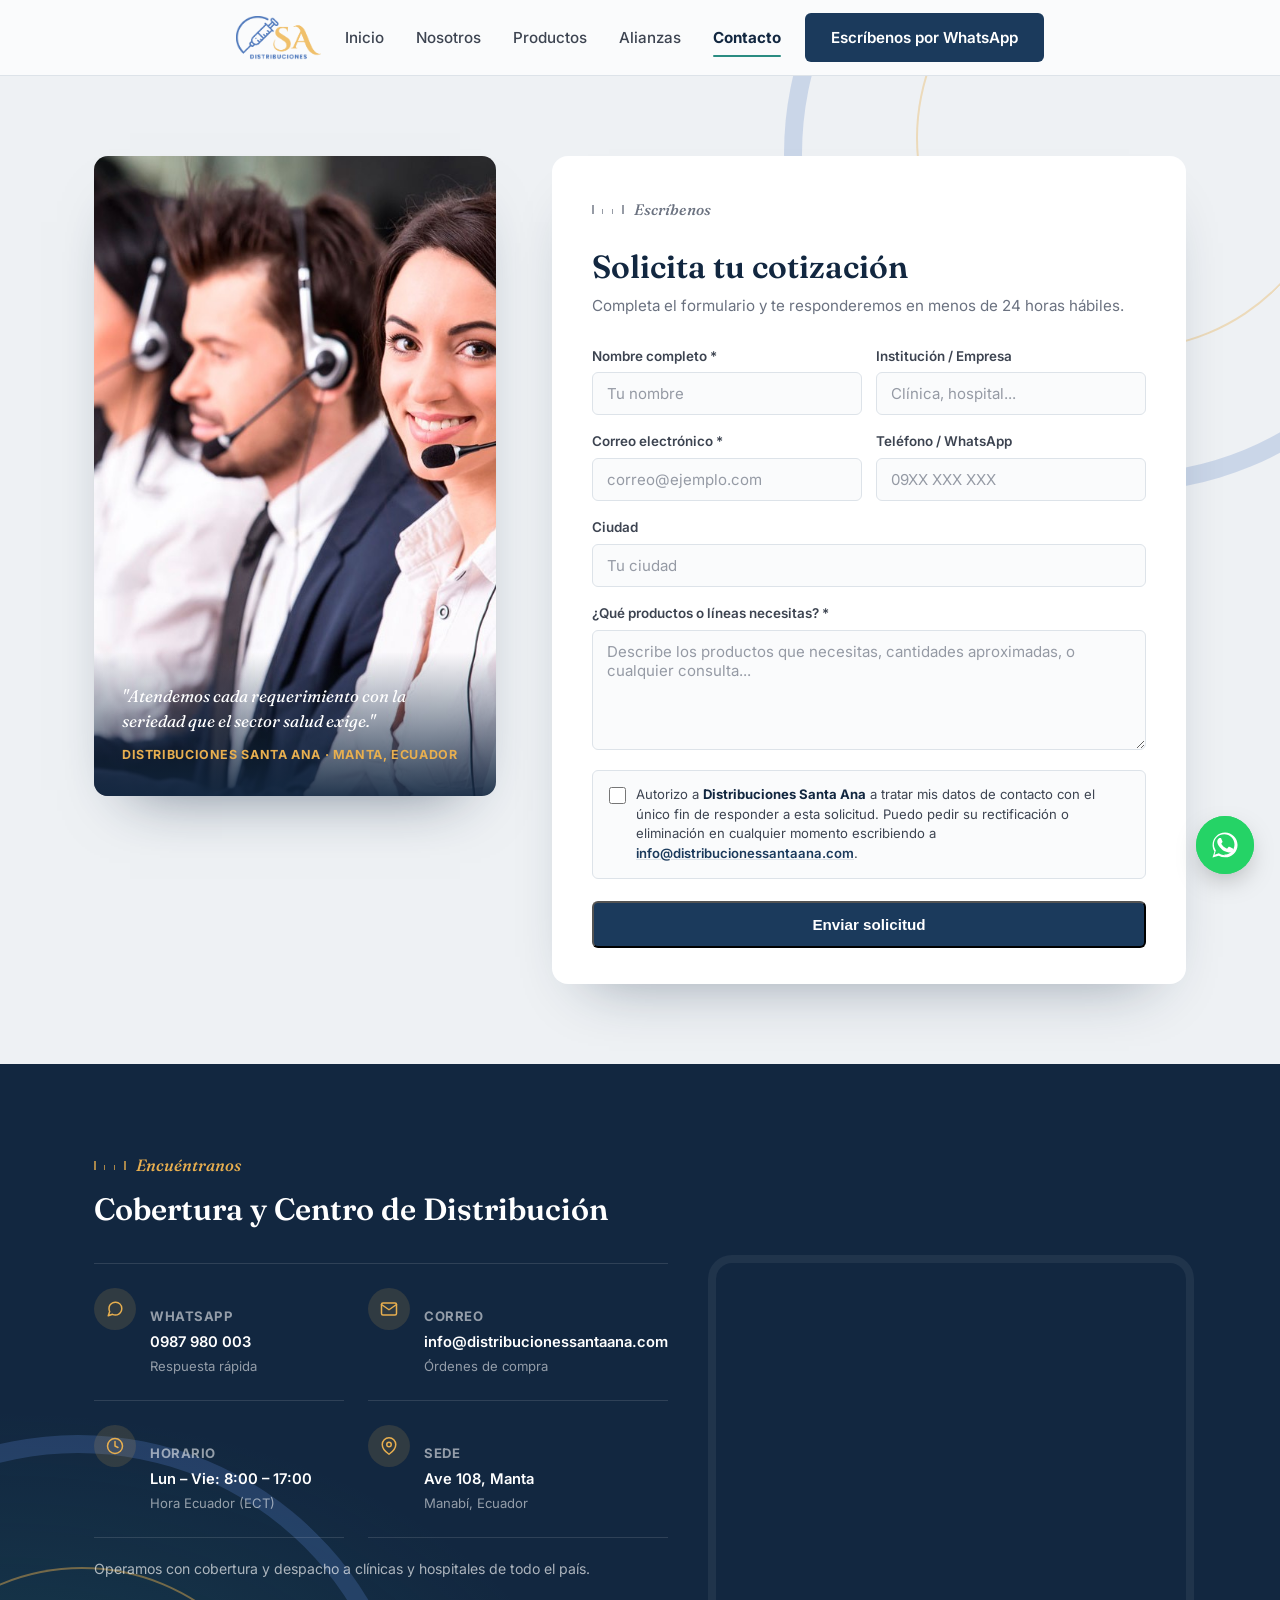
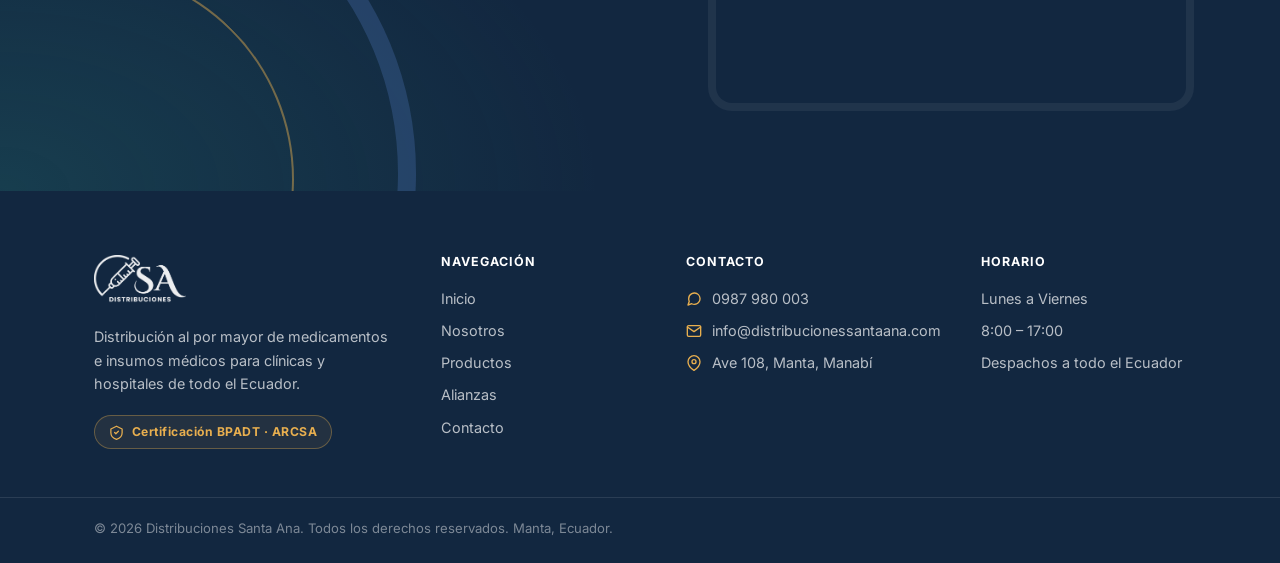
<file: contacto.html>
<!DOCTYPE html>
<html lang="es">
<head>
<meta charset="UTF-8">
<meta name="viewport" content="width=device-width, initial-scale=1.0">
<title>Contacto y Cotizaciones en Manta, Ecuador | Distribuciones Santa Ana</title>
<meta name="description" content="Contáctanos para cotizaciones al por mayor. Ubicados en Manta, Manabí, Ecuador. WhatsApp, correo y horario de atención.">

<link rel="canonical" href="https://distribucionessantaana.com/contacto">

<!-- Icono de pestaña -->
<link rel="icon" href="/favicon.ico" sizes="16x16 32x32 48x48">
<link rel="icon" type="image/png" href="/assets/favicon.png" sizes="512x512">
<link rel="apple-touch-icon" href="/assets/apple-touch-icon.png">
<meta name="theme-color" content="#122740">

<!-- Open Graph (vista previa al compartir en WhatsApp, Facebook, LinkedIn) -->
<meta property="og:type" content="website">
<meta property="og:site_name" content="Distribuciones Santa Ana">
<meta property="og:locale" content="es_EC">
<meta property="og:url" content="https://distribucionessantaana.com/contacto">
<meta property="og:title" content="Contacto y Cotizaciones en Manta, Ecuador | Distribuciones Santa Ana">
<meta property="og:description" content="Contáctanos para cotizaciones al por mayor. Ubicados en Manta, Manabí, Ecuador. WhatsApp, correo y horario de atención.">
<meta property="og:image" content="https://distribucionessantaana.com/assets/og-image.jpg">
<meta property="og:image:width" content="1200">
<meta property="og:image:height" content="630">
<meta property="og:image:alt" content="Distribuciones Santa Ana — Manta, Ecuador">

<!-- Twitter / X -->
<meta name="twitter:card" content="summary_large_image">
<meta name="twitter:title" content="Contacto y Cotizaciones en Manta, Ecuador | Distribuciones Santa Ana">
<meta name="twitter:description" content="Contáctanos para cotizaciones al por mayor. Ubicados en Manta, Manabí, Ecuador. WhatsApp, correo y horario de atención.">
<meta name="twitter:image" content="https://distribucionessantaana.com/assets/og-image.jpg">

<link rel="preconnect" href="https://fonts.googleapis.com">
<link rel="preconnect" href="https://fonts.gstatic.com" crossorigin>
<link href="https://fonts.googleapis.com/css2?family=Fraunces:opsz,wght@9..144,400;9..144,500;9..144,600;9..144,700&family=Inter:wght@400;500;600;700&display=swap" rel="stylesheet">
<link rel="stylesheet" href="/styles.css">
<script type="application/ld+json">
{
  "@context": "https://schema.org",
  "@type": "Organization",
  "@id": "https://distribucionessantaana.com/#organizacion",
  "name": "Distribuciones Santa Ana",
  "url": "https://distribucionessantaana.com/",
  "logo": "https://distribucionessantaana.com/assets/logo.png",
  "image": "https://distribucionessantaana.com/assets/og-image.jpg",
  "description": "Distribución al por mayor de medicamentos e insumos médicos para clínicas y hospitales en Ecuador. Certificación BPADT otorgada por ARCSA.",
  "email": "info@distribucionessantaana.com",
  "telephone": "+593987980003",
  "address": {
    "@type": "PostalAddress",
    "streetAddress": "Ave 108",
    "addressLocality": "Manta",
    "addressRegion": "Manabí",
    "addressCountry": "EC"
  },
  "geo": {
    "@type": "GeoCoordinates",
    "latitude": -0.956274,
    "longitude": -80.699128
  },
  "areaServed": {
    "@type": "Country",
    "name": "Ecuador"
  },
  "openingHoursSpecification": [{
    "@type": "OpeningHoursSpecification",
    "dayOfWeek": ["Monday", "Tuesday", "Wednesday", "Thursday", "Friday"],
    "opens": "08:00",
    "closes": "17:00"
  }],
  "contactPoint": [{
    "@type": "ContactPoint",
    "contactType": "sales",
    "telephone": "+593987980003",
    "email": "info@distribucionessantaana.com",
    "areaServed": "EC",
    "availableLanguage": ["Spanish"]
  }],
  "knowsAbout": [
    "Distribución de medicamentos",
    "Insumos médicos hospitalarios",
    "Buenas Prácticas de Almacenamiento, Distribución y Transporte (BPADT)"
  ]
}
</script>
</head>
<body>

<!-- ============ HEADER ============ -->
<header class="site-header" id="top">
  <div class="container header-inner">
    <a href="/" class="brand">
      <img src="/assets/logo.png" alt="Distribuciones Santa Ana" class="brand-logo">
    </a>
    <nav class="main-nav" id="main-nav">
      <a href="/">Inicio</a>
      <a href="/nosotros">Nosotros</a>
      <a href="/productos">Productos</a>
      <a href="/alianzas">Alianzas</a>
      <a href="/contacto">Contacto</a>
    </nav>
    <a href="https://wa.me/593987980003?text=Hola%2C%20deseo%20solicitar%20una%20cotización" class="btn btn-primary nav-cta" target="_blank" rel="noopener">
      Escríbenos por WhatsApp
    </a>
    <button class="nav-toggle" id="navToggle" aria-label="Abrir menú" aria-expanded="false" aria-controls="main-nav">
      <span></span><span></span><span></span>
    </button>
  </div>
</header>

<main>

  <!-- ============ FORMULARIO + FOTO ============ -->
  <section class="contact-form-section arc-bg" id="contacto">
    <div class="container">
      <div class="contact-form-grid">

        <!-- FOTO IZQUIERDA -->
        <div class="contact-form-photo">
          <!-- INSERTAR IMAGEN: assets/contacto/foto.jpg — recomendado 700x900px -->
          <img src="/assets/contacto/foto.jpg" alt="Distribuciones Santa Ana"
               onerror="this.style.display='none'">
          <div class="contact-form-photo-overlay">
            <p>"Atendemos cada requerimiento con la seriedad que el sector salud exige."</p>
            <span>Distribuciones Santa Ana · Manta, Ecuador</span>
          </div>
        </div>

        <!-- FORMULARIO DERECHA -->
        <div class="contact-form-wrap">
          <p class="eyebrow">Escríbenos</p>
          <h2>Solicita tu cotización</h2>
          <p>Completa el formulario y te responderemos en menos de 24 horas hábiles.</p>

          <!--
            INSTRUCCIONES PARA ACTIVAR EL FORMULARIO:
            1. Ve a https://formspree.io y crea una cuenta gratis
            2. Crea un nuevo formulario y copia el ID que te dan
            3. Reemplaza "YOUR_FORM_ID" en la línea de abajo con tu ID real
               Ejemplo: action="https://formspree.io/f/xpwzrjqk"
          -->
          <form class="contact-form" id="contactForm"
                action="https://formspree.io/f/xgavgbqo"
                method="POST">

            <div class="form-row">
              <div class="form-field">
                <label for="nombre">Nombre completo *</label>
                <input type="text" id="nombre" name="nombre" placeholder="Tu nombre" required>
              </div>
              <div class="form-field">
                <label for="institucion">Institución / Empresa</label>
                <input type="text" id="institucion" name="institucion" placeholder="Clínica, hospital...">
              </div>
            </div>

            <div class="form-row">
              <div class="form-field">
                <label for="email">Correo electrónico *</label>
                <input type="email" id="email" name="email" placeholder="correo@ejemplo.com" required>
              </div>
              <div class="form-field">
                <label for="telefono">Teléfono / WhatsApp</label>
                <input type="tel" id="telefono" name="telefono" placeholder="09XX XXX XXX">
              </div>
            </div>

            <div class="form-field">
              <label for="ciudad">Ciudad</label>
              <input type="text" id="ciudad" name="ciudad" placeholder="Tu ciudad">
            </div>

            <div class="form-field">
              <label for="mensaje">¿Qué productos o líneas necesitas? *</label>
              <textarea id="mensaje" name="mensaje"
                        placeholder="Describe los productos que necesitas, cantidades aproximadas, o cualquier consulta..." required></textarea>
            </div>

            <!-- Consentimiento de tratamiento de datos (LOPDP) -->
            <div class="form-consent">
              <input type="checkbox" id="consentimiento" name="consentimiento"
                     value="Sí, autorizo el tratamiento de mis datos" required>
              <label for="consentimiento">
                Autorizo a <strong>Distribuciones Santa Ana</strong> a tratar mis datos de contacto
                con el único fin de responder a esta solicitud. Puedo pedir su rectificación o
                eliminación en cualquier momento escribiendo a
                <a href="mailto:info@distribucionessantaana.com">info@distribucionessantaana.com</a>.
                <!-- Cuando exista privacidad.html, añadir aquí: Ver <a href="privacidad.html">política de privacidad</a>. -->
              </label>
            </div>

            <div class="form-submit">
              <button type="submit" class="btn btn-primary" style="width: 100%; justify-content: center;">
                Enviar solicitud
              </button>
            </div>

            <div class="form-success" id="formSuccess">
              ✓ ¡Mensaje enviado! Te responderemos pronto.
            </div>

          </form>
        </div>

      </div>
    </div>
  </section>

  <!-- ============ DATOS + MAPA ============ -->
  <section class="contact-info-section arc-bg arc-left" id="ubicacion">
    <div class="container">
      <div class="section-head" style="margin-bottom: 36px;">
        <p class="eyebrow">Encuéntranos</p>
        <h2>Cobertura y Centro de Distribución</h2>
      </div>
      <div class="contact-info-grid">

        <!-- Tarjetas de datos -->
        <div>
          <div class="contact-info-cards">

            <div class="contact-info-card">
              <div class="contact-info-icon">
                <svg viewBox="0 0 24 24" fill="none" stroke="currentColor" stroke-width="2" stroke-linecap="round" stroke-linejoin="round"><path d="M21 11.5a8.38 8.38 0 0 1-.9 3.8 8.5 8.5 0 0 1-7.6 4.7 8.38 8.38 0 0 1-3.8-.9L3 21l1.9-5.7a8.38 8.38 0 0 1-.9-3.8 8.5 8.5 0 0 1 4.7-7.6 8.38 8.38 0 0 1 3.8-.9h.5a8.48 8.48 0 0 1 8 8v.5z"/></svg>
              </div>
              <div>
                <h4>WhatsApp</h4>
                <a href="https://wa.me/593987980003?text=Hola%2C%20deseo%20solicitar%20una%20cotización" target="_blank" rel="noopener">0987 980 003</a>
                <p class="sub">Respuesta rápida</p>
              </div>
            </div>

            <div class="contact-info-card">
              <div class="contact-info-icon">
                <svg viewBox="0 0 24 24" fill="none" stroke="currentColor" stroke-width="2" stroke-linecap="round" stroke-linejoin="round"><path d="M4 4h16c1.1 0 2 .9 2 2v12c0 1.1-.9 2-2 2H4c-1.1 0-2-.9-2-2V6c0-1.1.9-2 2-2z"/><polyline points="22,6 12,13 2,6"/></svg>
              </div>
              <div>
                <h4>Correo</h4>
                <a href="mailto:info@distribucionessantaana.com">info@distribucionessantaana.com</a>
                <p class="sub">Órdenes de compra</p>
              </div>
            </div>

            <div class="contact-info-card">
              <div class="contact-info-icon">
                <svg viewBox="0 0 24 24" fill="none" stroke="currentColor" stroke-width="2" stroke-linecap="round" stroke-linejoin="round"><circle cx="12" cy="12" r="10"/><polyline points="12 6 12 12 16 14"/></svg>
              </div>
              <div>
                <h4>Horario</h4>
                <p>Lun – Vie: 8:00 – 17:00</p>
                <p class="sub">Hora Ecuador (ECT)</p>
              </div>
            </div>

            <div class="contact-info-card">
              <div class="contact-info-icon">
                <svg viewBox="0 0 24 24" fill="none" stroke="currentColor" stroke-width="2" stroke-linecap="round" stroke-linejoin="round"><path d="M21 10c0 7-9 13-9 13s-9-6-9-13a9 9 0 0 1 18 0z"/><circle cx="12" cy="10" r="3"/></svg>
              </div>
              <div>
                <h4>Sede</h4>
                <p>Ave 108, Manta</p>
                <p class="sub">Manabí, Ecuador</p>
              </div>
            </div>

          </div>

          <p style="margin-top: 20px; font-size: 0.88rem; color: var(--c-ink-soft);">
            Operamos con cobertura y despacho a clínicas y hospitales de todo el país.
          </p>
        </div>

        <!-- Mapa -->
        <div class="location-map">
          <iframe
            title="Mapa de ubicación — Manta, Ecuador"
            src="https://maps.google.com/maps?q=-0.956274,-80.699128&z=16&output=embed&hl=es"
            width="100%" height="100%" style="border:0; display:block;" loading="lazy"
            referrerpolicy="no-referrer-when-downgrade" allowfullscreen>
          </iframe>
        </div>

      </div>
    </div>
  </section>

</main>

<!-- ============ FOOTER ============ -->
<footer class="site-footer">
  <div class="container">
    <div class="footer-grid">

      <div class="footer-brand">
        <img src="/assets/logo.png" alt="Distribuciones Santa Ana" class="brand-logo">
        <p class="footer-note">Distribución al por mayor de medicamentos e insumos médicos para clínicas y hospitales de todo el Ecuador.</p>
        <span class="footer-badge">
          <svg viewBox="0 0 24 24" fill="none" stroke="currentColor" stroke-width="2" stroke-linecap="round" stroke-linejoin="round" aria-hidden="true"><path d="M12 2l9 4.5v6c0 5-3.8 9-9 10.5-5.2-1.5-9-5.5-9-10.5v-6z"/><path d="M9 12l2 2 4-4"/></svg>
          Certificación BPADT · ARCSA
        </span>
      </div>

      <div class="footer-col">
        <h3>Navegación</h3>
        <ul>
          <li><a href="/">Inicio</a></li>
          <li><a href="/nosotros">Nosotros</a></li>
          <li><a href="/productos">Productos</a></li>
          <li><a href="/alianzas">Alianzas</a></li>
          <li><a href="/contacto">Contacto</a></li>
        </ul>
      </div>

      <div class="footer-col">
        <h3>Contacto</h3>
        <ul class="footer-contact">
          <li>
            <svg viewBox="0 0 24 24" fill="none" stroke="currentColor" stroke-width="2" stroke-linecap="round" stroke-linejoin="round" aria-hidden="true"><path d="M21 11.5a8.38 8.38 0 0 1-.9 3.8 8.5 8.5 0 0 1-7.6 4.7 8.38 8.38 0 0 1-3.8-.9L3 21l1.9-5.7a8.38 8.38 0 0 1-.9-3.8 8.5 8.5 0 0 1 4.7-7.6 8.38 8.38 0 0 1 3.8-.9h.5a8.48 8.48 0 0 1 8 8v.5z"/></svg>
            <a href="https://wa.me/593987980003" target="_blank" rel="noopener">0987 980 003</a>
          </li>
          <li>
            <svg viewBox="0 0 24 24" fill="none" stroke="currentColor" stroke-width="2" stroke-linecap="round" stroke-linejoin="round" aria-hidden="true"><path d="M4 4h16c1.1 0 2 .9 2 2v12c0 1.1-.9 2-2 2H4c-1.1 0-2-.9-2-2V6c0-1.1.9-2 2-2z"/><polyline points="22,6 12,13 2,6"/></svg>
            <a href="mailto:info@distribucionessantaana.com">info@distribucionessantaana.com</a>
          </li>
          <li>
            <svg viewBox="0 0 24 24" fill="none" stroke="currentColor" stroke-width="2" stroke-linecap="round" stroke-linejoin="round" aria-hidden="true"><path d="M21 10c0 7-9 13-9 13s-9-6-9-13a9 9 0 0 1 18 0z"/><circle cx="12" cy="10" r="3"/></svg>
            <span>Ave 108, Manta, Manabí</span>
          </li>
        </ul>
      </div>

      <div class="footer-col">
        <h3>Horario</h3>
        <ul>
          <li>Lunes a Viernes</li>
          <li>8:00 – 17:00</li>
          <li>Despachos a todo el Ecuador</li>
        </ul>
      </div>

    </div>
  </div>
  <div class="footer-bottom">
    <div class="container">
      <p class="footer-copy">© 2026 Distribuciones Santa Ana. Todos los derechos reservados. Manta, Ecuador.</p>
    </div>
  </div>
</footer>

<!-- ============ BOTÓN FLOTANTE WHATSAPP ============ -->
<a href="https://wa.me/593987980003?text=Hola%2C%20deseo%20solicitar%20una%20cotización"
   class="whatsapp-float" target="_blank" rel="noopener" aria-label="Escribir por WhatsApp">
  <svg viewBox="0 0 24 24" fill="currentColor" aria-hidden="true">
    <path d="M17.472 14.382c-.297-.149-1.758-.867-2.03-.967-.273-.099-.471-.148-.67.15-.197.297-.767.966-.94 1.164-.173.199-.347.223-.644.075-1.746-.873-2.888-1.557-4.034-3.532-.305-.524.305-.487.873-1.625.097-.198.05-.371-.05-.52-.099-.149-.669-1.61-.916-2.207-.247-.595-.5-.5-.69-.51-.18-.01-.39-.012-.598-.012-.21 0-.547.075-.84.373-.293.298-1.116 1.09-1.116 2.658 0 1.567 1.14 3.08 1.3 3.296.158.215 2.182 3.33 5.288 4.535 2.642 1.024 3.18.82 3.755.764.574-.057 1.857-.76 2.117-1.49.26-.732.26-1.36.182-1.49-.078-.13-.298-.207-.595-.357z"/>
    <path d="M12.05 2C6.55 2 2.05 6.46 2.05 11.92c0 1.93.55 3.73 1.5 5.27L2 22l4.95-1.5a10.1 10.1 0 0 0 5.1 1.37c5.5 0 10-4.46 10-9.92S17.55 2 12.05 2zm0 18.18c-1.7 0-3.3-.47-4.66-1.29l-.33-.2-3.45 1.05 1.07-3.36-.22-.34a8.17 8.17 0 0 1-1.36-4.52c0-4.5 3.7-8.15 8.25-8.15s8.25 3.65 8.25 8.15-3.7 8.15-8.25 8.15z"/>
  </svg>
</a>

<script src="/script.js"></script>
</body>
</html>
</file>
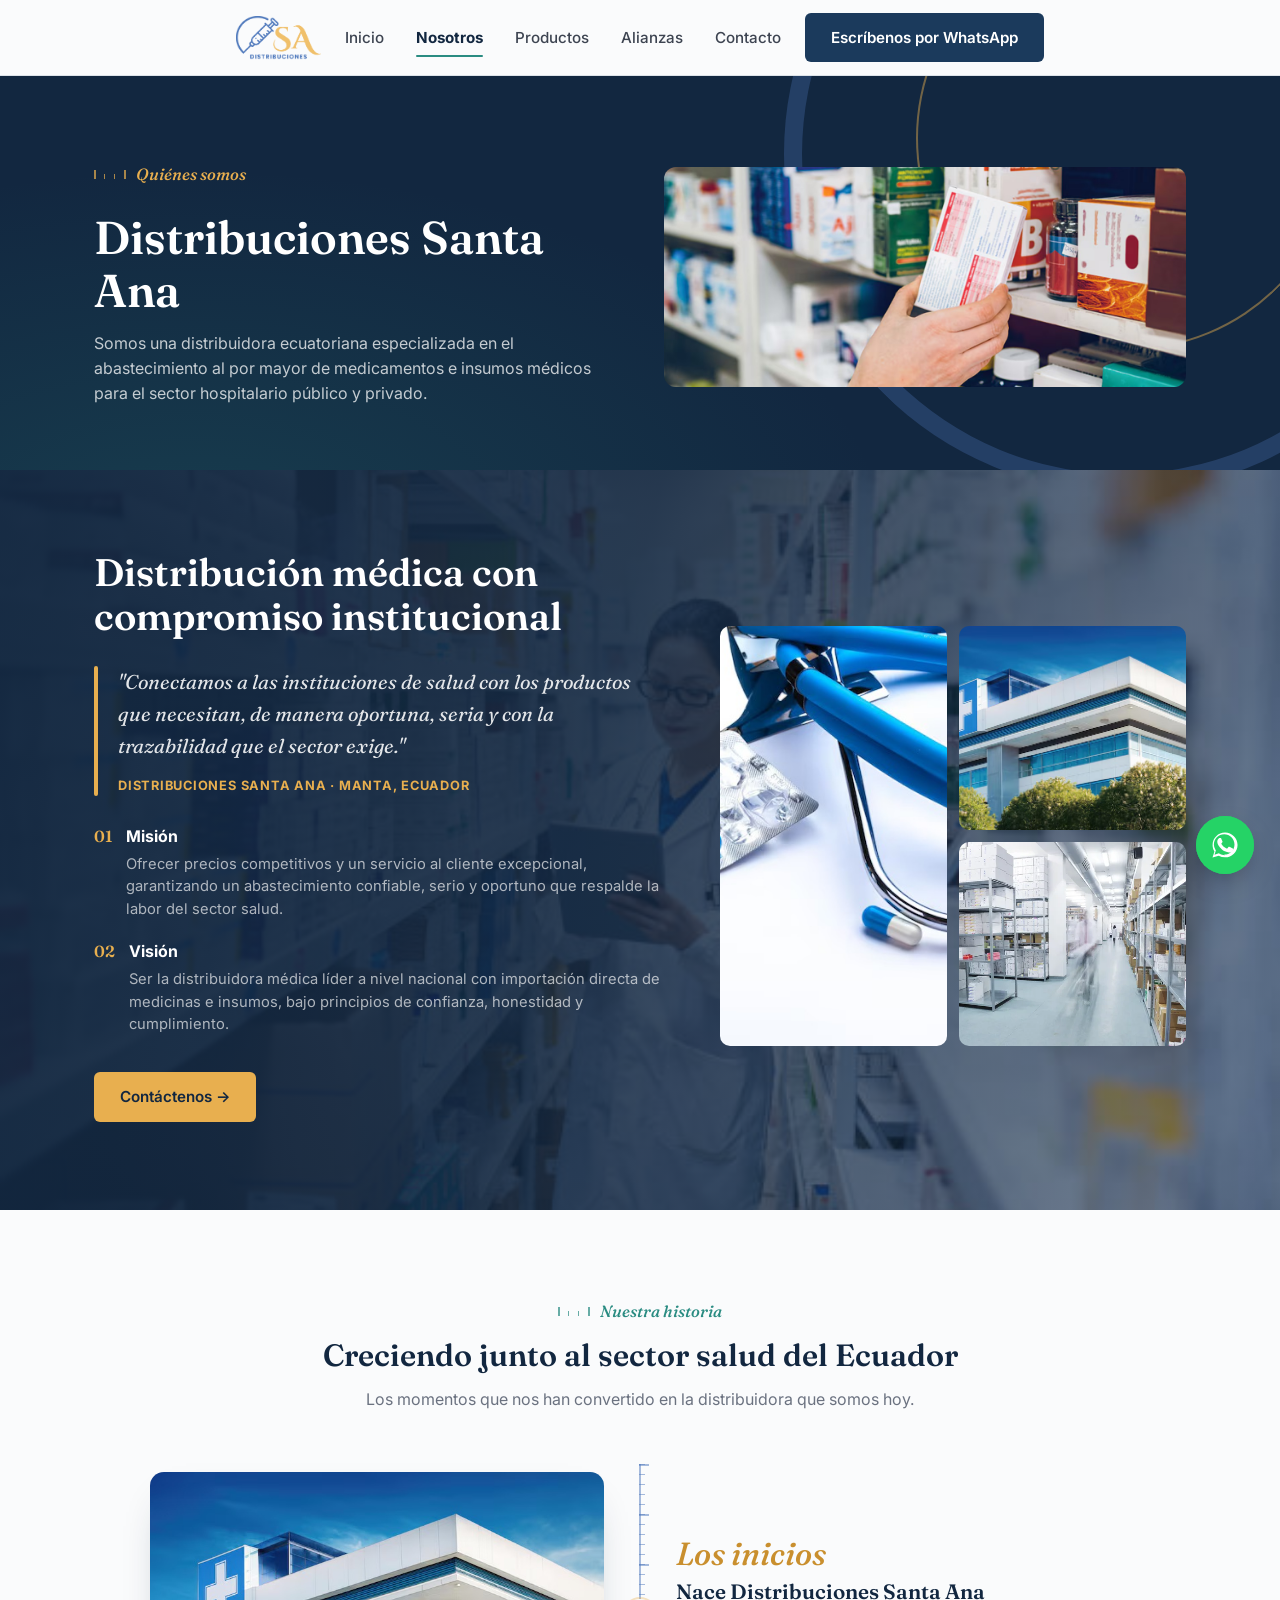
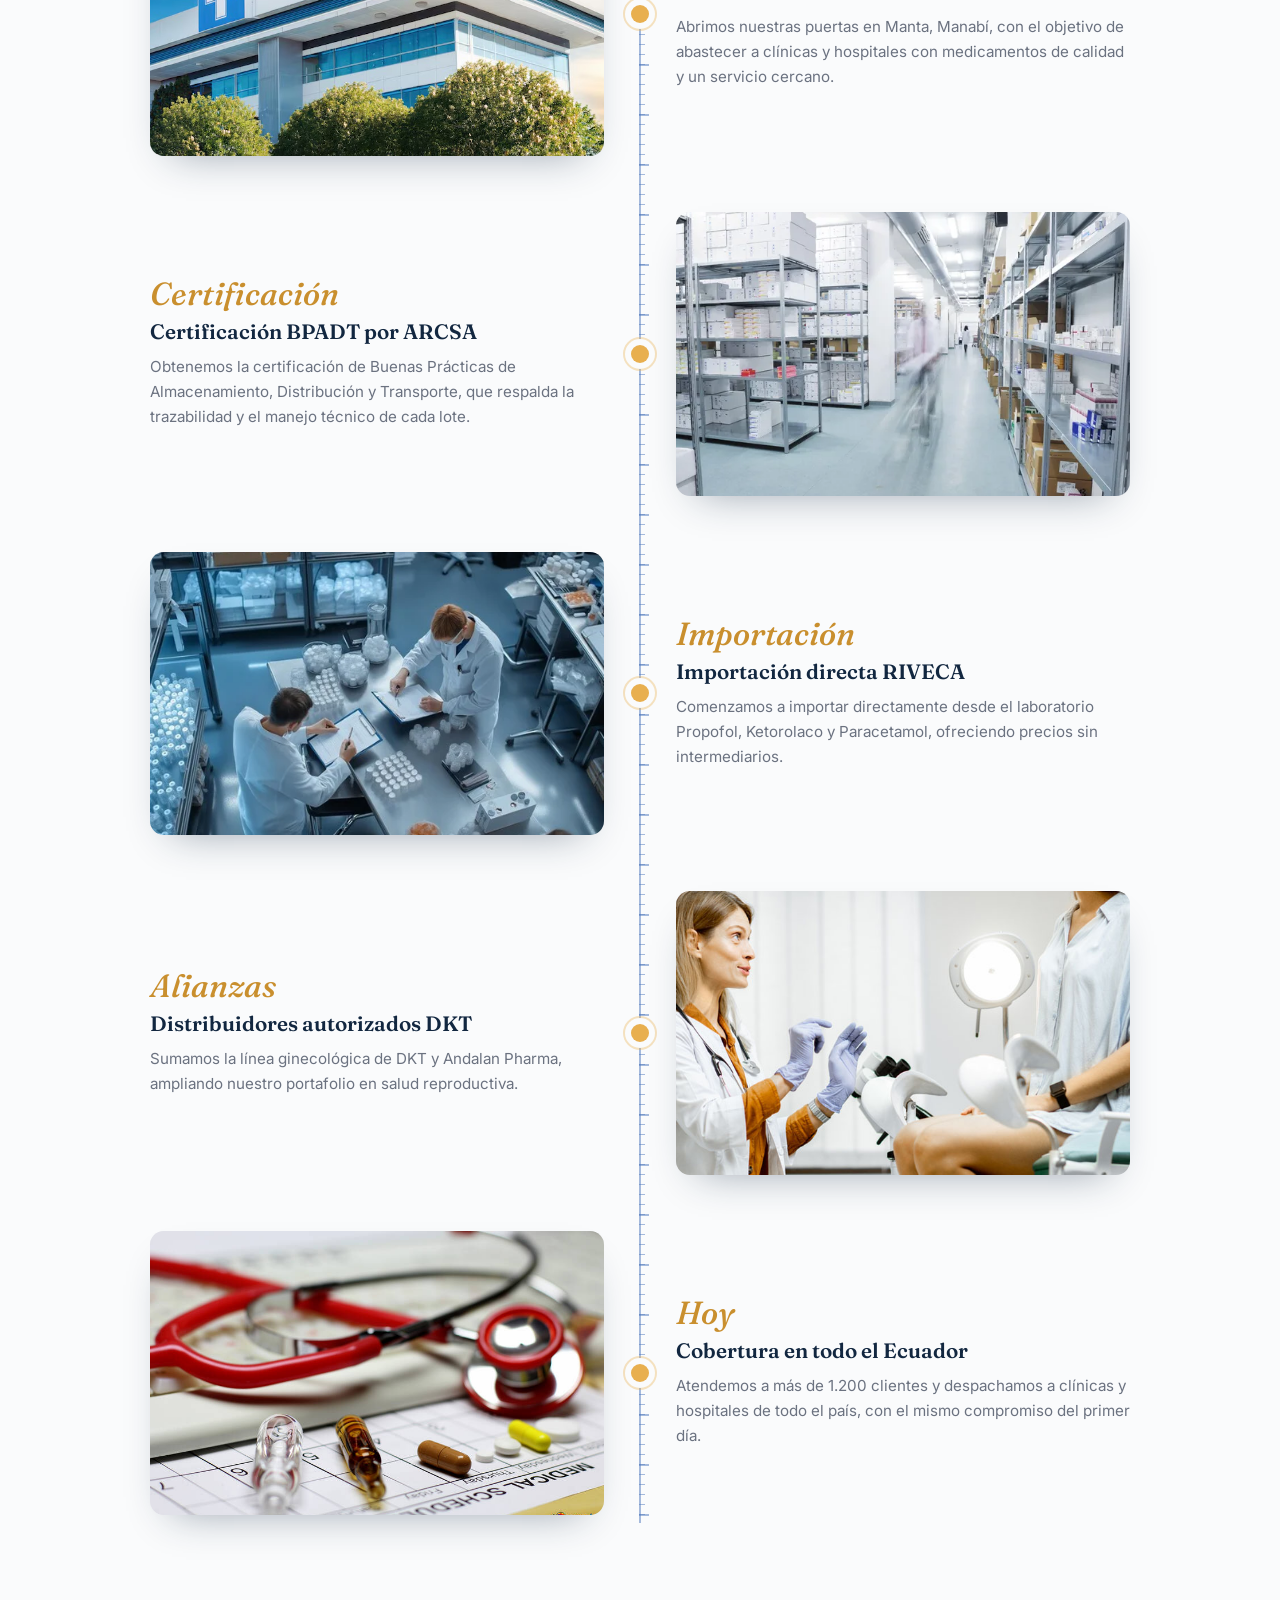
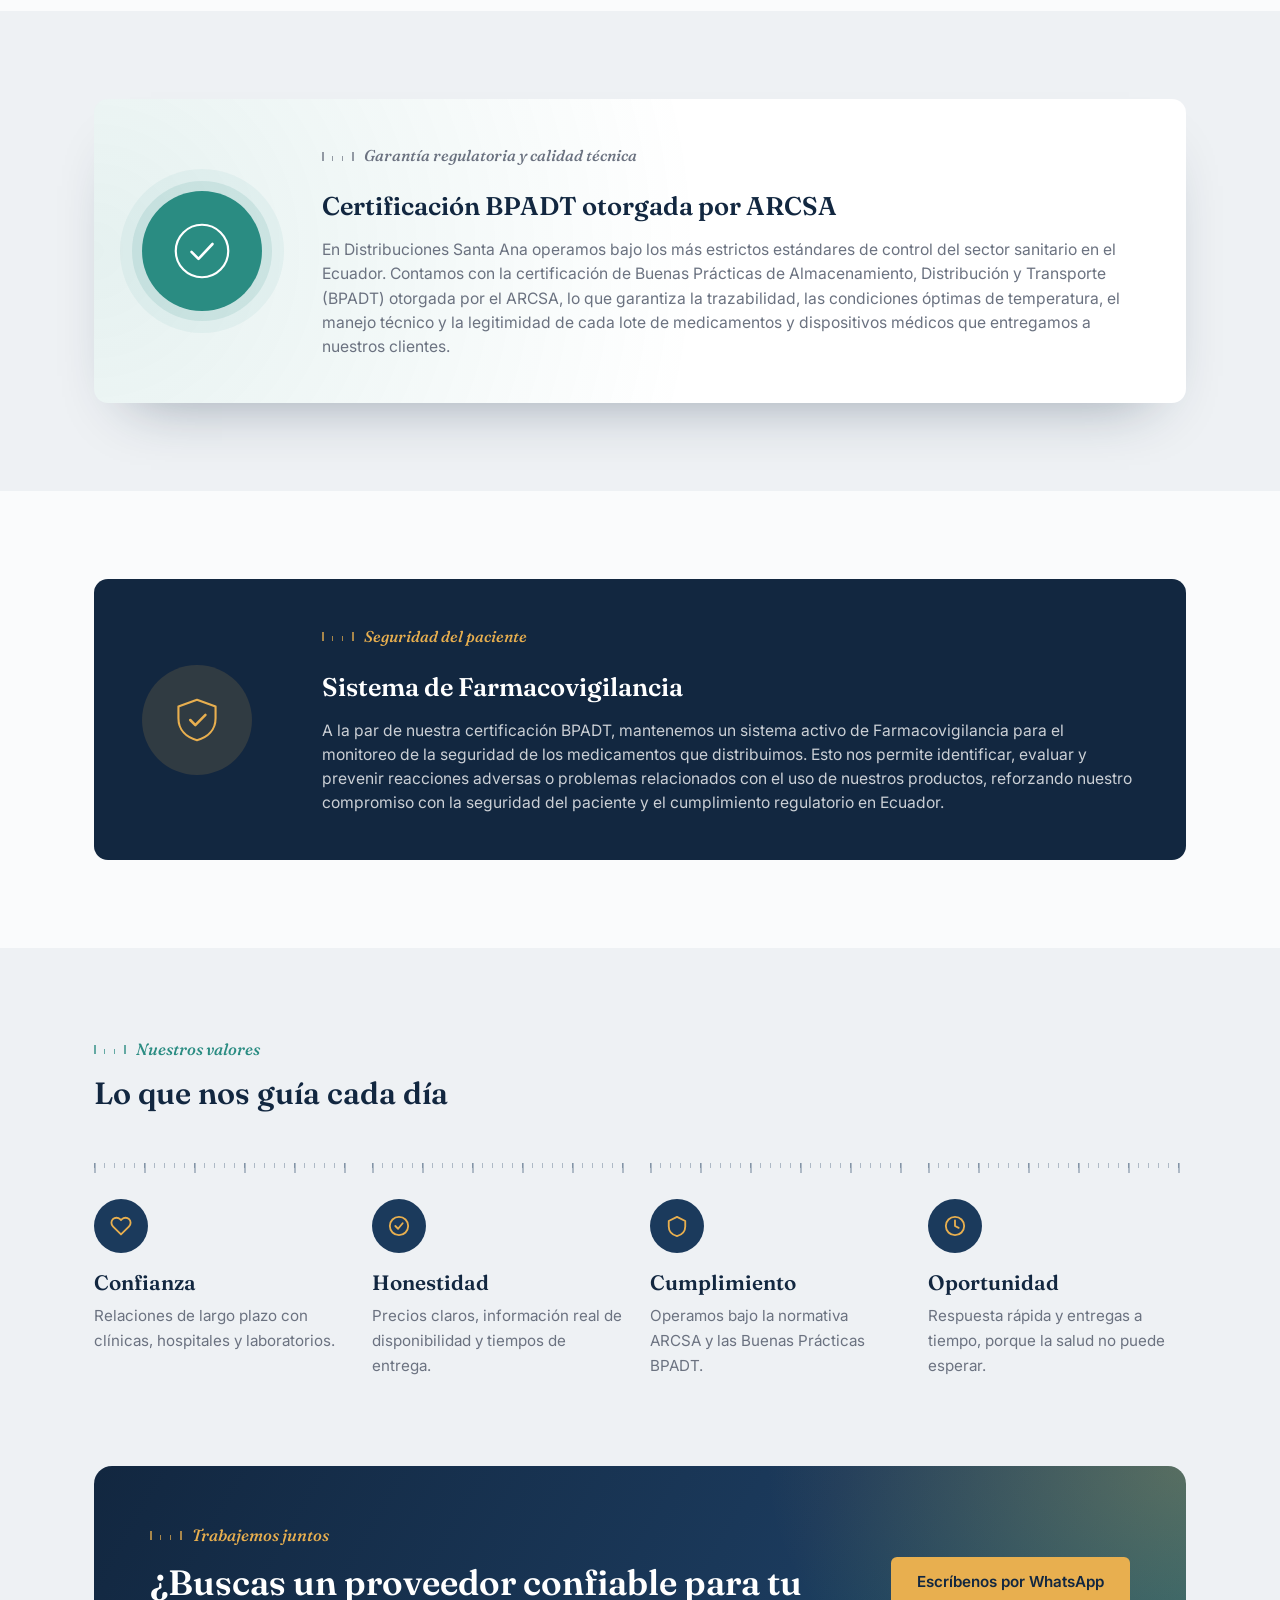
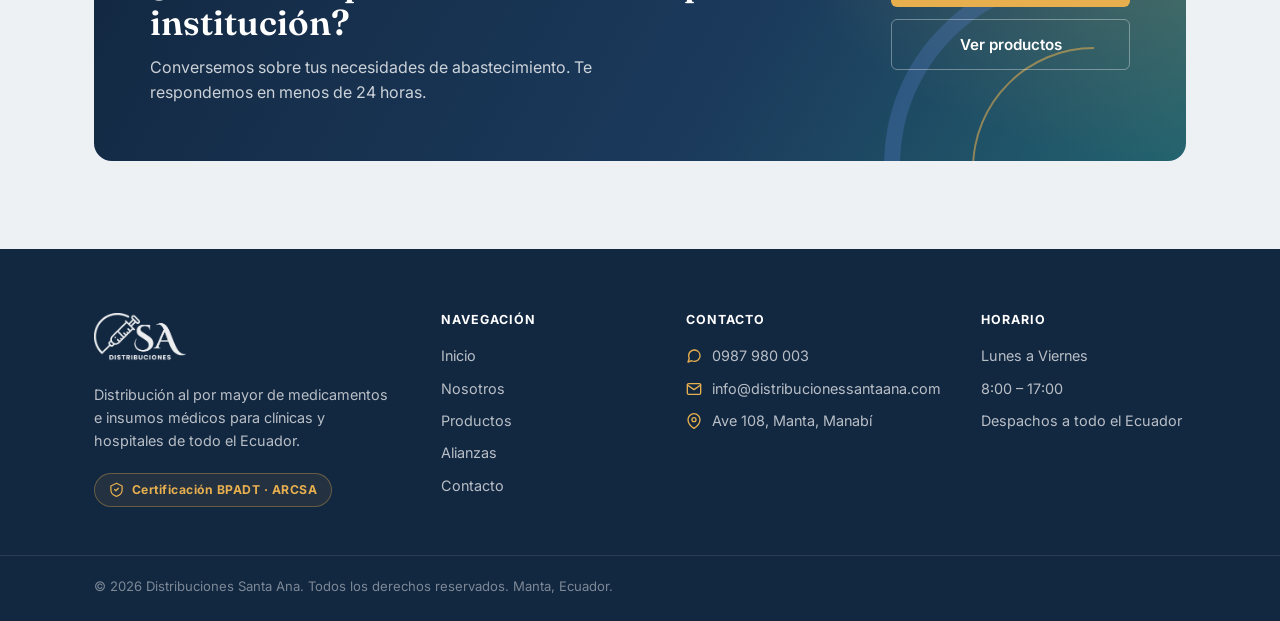
<file: nosotros.html>
<!DOCTYPE html>
<html lang="es">
<head>
<meta charset="UTF-8">
<meta name="viewport" content="width=device-width, initial-scale=1.0">
<title>Distribuidora de Medicamentos en Manta — Nosotros | Distribuciones Santa Ana</title>
<meta name="description" content="Conoce a Distribuciones Santa Ana: misión, visión y certificación BPADT-ARCSA que garantiza la calidad de nuestra distribución médica.">

<link rel="canonical" href="https://distribucionessantaana.com/nosotros">

<!-- Icono de pestaña -->
<link rel="icon" href="/favicon.ico" sizes="16x16 32x32 48x48">
<link rel="icon" type="image/png" href="/assets/favicon.png" sizes="512x512">
<link rel="apple-touch-icon" href="/assets/apple-touch-icon.png">
<meta name="theme-color" content="#122740">

<!-- Open Graph (vista previa al compartir en WhatsApp, Facebook, LinkedIn) -->
<meta property="og:type" content="website">
<meta property="og:site_name" content="Distribuciones Santa Ana">
<meta property="og:locale" content="es_EC">
<meta property="og:url" content="https://distribucionessantaana.com/nosotros">
<meta property="og:title" content="Distribuidora de Medicamentos en Manta — Nosotros | Distribuciones Santa Ana">
<meta property="og:description" content="Conoce a Distribuciones Santa Ana: misión, visión y certificación BPADT-ARCSA que garantiza la calidad de nuestra distribución médica.">
<meta property="og:image" content="https://distribucionessantaana.com/assets/og-image.jpg">
<meta property="og:image:width" content="1200">
<meta property="og:image:height" content="630">
<meta property="og:image:alt" content="Distribuciones Santa Ana — Manta, Ecuador">

<!-- Twitter / X -->
<meta name="twitter:card" content="summary_large_image">
<meta name="twitter:title" content="Distribuidora de Medicamentos en Manta — Nosotros | Distribuciones Santa Ana">
<meta name="twitter:description" content="Conoce a Distribuciones Santa Ana: misión, visión y certificación BPADT-ARCSA que garantiza la calidad de nuestra distribución médica.">
<meta name="twitter:image" content="https://distribucionessantaana.com/assets/og-image.jpg">

<link rel="preconnect" href="https://fonts.googleapis.com">
<link rel="preconnect" href="https://fonts.gstatic.com" crossorigin>
<link href="https://fonts.googleapis.com/css2?family=Fraunces:opsz,wght@9..144,400;9..144,500;9..144,600;9..144,700&family=Inter:wght@400;500;600;700&display=swap" rel="stylesheet">
<link rel="stylesheet" href="/styles.css">
</head>
<body>

<!-- ============ HEADER ============ -->
<header class="site-header" id="top">
  <div class="container header-inner">
    <a href="/" class="brand">
      <img src="/assets/logo.png" alt="Distribuciones Santa Ana" class="brand-logo">
    </a>
    <nav class="main-nav" id="main-nav">
      <a href="/">Inicio</a>
      <a href="/nosotros">Nosotros</a>
      <a href="/productos">Productos</a>
      <a href="/alianzas">Alianzas</a>
      <a href="/contacto">Contacto</a>
    </nav>
    <a href="https://wa.me/593987980003?text=Hola%2C%20deseo%20solicitar%20una%20cotización" class="btn btn-primary nav-cta" target="_blank" rel="noopener">
      Escríbenos por WhatsApp
    </a>
    <button class="nav-toggle" id="navToggle" aria-label="Abrir menú" aria-expanded="false" aria-controls="main-nav">
      <span></span><span></span><span></span>
    </button>
  </div>
</header>

<main>

  <!-- ============ ENCABEZADO CON FOTO ============ -->
  <section class="page-hero arc-bg">
    <div class="container" style="display: grid; grid-template-columns: 1fr 1fr; gap: 48px; align-items: center;">
      <div>
        <p class="eyebrow">Quiénes somos</p>
        <h1 style="margin-top: 10px;">Distribuciones Santa Ana</h1>
        <p style="margin-top: 14px; font-size: 1rem;">
          Somos una distribuidora ecuatoriana especializada en el abastecimiento al por mayor
          de medicamentos e insumos médicos para el sector hospitalario público y privado.
        </p>
      </div>
      <div style="border-radius: 12px; overflow: hidden; height: 220px;">
        <img src="/assets/nosotros/header.jpg" alt="Distribuciones Santa Ana"
             style="width: 100%; height: 100%; object-fit: cover; display: block;"
             onerror="this.parentElement.style.background='var(--c-line)'; this.style.display='none'">
      </div>
    </div>
  </section>

  <!-- ============ NOSOTROS / MISIÓN / VISIÓN ============ -->
  <section class="about-hero" id="nosotros">
    <!-- Imagen de fondo -->
    <img src="/assets/nosotros/fondo.jpg" alt="" class="about-hero-bg" aria-hidden="true"
         onerror="this.style.display='none'">
    <!-- Overlay azul oscuro -->
    <div class="about-hero-overlay"></div>

    <div class="container about-hero-inner">

      <!-- IZQUIERDA: texto -->
      <div class="about-hero-copy">
        <h2 style="color: #fff; font-size: clamp(1.8rem, 3vw, 2.6rem); margin: 0 0 28px;">
          Distribución médica con compromiso institucional
        </h2>
        <div style="display: flex; gap: 20px; align-items: flex-start; margin-bottom: 28px;">
          <div style="width: 4px; background: var(--c-gold); border-radius: 2px; flex-shrink: 0; align-self: stretch;"></div>
          <blockquote style="margin: 0; padding: 0;">
            <p style="font-family: var(--font-display); font-size: clamp(1.05rem, 1.6vw, 1.25rem); font-style: italic; color: rgba(255,255,255,0.88); line-height: 1.6; margin-bottom: 14px;">
              "Conectamos a las instituciones de salud con los productos que necesitan, de manera oportuna, seria y con la trazabilidad que el sector exige."
            </p>
            <p style="font-size: 0.8rem; font-weight: 700; letter-spacing: 0.06em; text-transform: uppercase; color: var(--c-gold);">
              Distribuciones Santa Ana · Manta, Ecuador
            </p>
          </blockquote>
        </div>
        <ul style="list-style: none; margin: 0 0 36px; padding: 0; display: flex; flex-direction: column; gap: 18px;">
          <li style="display: flex; gap: 14px;">
            <span style="color: var(--c-gold); font-family: var(--font-display); font-weight: 600; flex-shrink: 0; font-size: 1rem;">01</span>
            <div>
              <strong style="color: #fff; display: block; margin-bottom: 4px;">Misión</strong>
              <p style="color: rgba(255,255,255,0.65); font-size: 0.92rem; margin: 0;">Ofrecer precios competitivos y un servicio al cliente excepcional, garantizando un abastecimiento confiable, serio y oportuno que respalde la labor del sector salud.</p>
            </div>
          </li>
          <li style="display: flex; gap: 14px;">
            <span style="color: var(--c-gold); font-family: var(--font-display); font-weight: 600; flex-shrink: 0; font-size: 1rem;">02</span>
            <div>
              <strong style="color: #fff; display: block; margin-bottom: 4px;">Visión</strong>
              <p style="color: rgba(255,255,255,0.65); font-size: 0.92rem; margin: 0;">Ser la distribuidora médica líder a nivel nacional con importación directa de medicinas e insumos, bajo principios de confianza, honestidad y cumplimiento.</p>
            </div>
          </li>
        </ul>
        <a href="/contacto" class="btn btn-primary" style="background: var(--c-gold); color: var(--c-navy-deep);">
          Contáctenos →
        </a>
      </div>

      <!-- DERECHA: grid de fotos -->
      <div class="about-hero-photos">
        <div class="about-photo-grid">
          <img src="/assets/nosotros/foto1.jpg" alt="Equipo Distribuciones Santa Ana" class="about-photo-big"
               onerror="this.style.background='rgba(255,255,255,0.08)'; this.removeAttribute('src')">
          <img src="/assets/nosotros/foto2.jpg" alt="Instalaciones" class="about-photo-small"
               onerror="this.style.background='rgba(255,255,255,0.08)'; this.removeAttribute('src')">
          <img src="/assets/nosotros/foto3.jpg" alt="Bodega" class="about-photo-small"
               onerror="this.style.background='rgba(255,255,255,0.08)'; this.removeAttribute('src')">
        </div>
      </div>

    </div>
  </section>

  <!-- ============ LÍNEA DE TIEMPO ============
       CÓMO EDITARLA:
       - .timeline-year: cambia el texto por el año real (ej. 2012).
       - Imagen: reemplaza el src por tu foto, por ejemplo /assets/nosotros/historia1.jpg
         (tamaño recomendado 1200x750 px, horizontal).
       - Para agregar un hito, copia un bloque <div class="timeline-item"> completo.
  -->
  <section class="section" id="historia">
    <div class="container">
      <div class="section-head" style="margin-left: auto; margin-right: auto; text-align: center;">
        <p class="eyebrow">Nuestra historia</p>
        <h2>Creciendo junto al sector salud del Ecuador</h2>
        <p class="section-sub">Los momentos que nos han convertido en la distribuidora que somos hoy.</p>
      </div>

      <div class="timeline">

        <div class="timeline-item">
          <div class="timeline-photo">
            <img src="/assets/nosotros/foto2.jpg" alt="Nuestros inicios en Manta" loading="lazy">
          </div>
          <div class="timeline-card">
            <span class="timeline-year">Los inicios</span>
            <h3>Nace Distribuciones Santa Ana</h3>
            <p>Abrimos nuestras puertas en Manta, Manabí, con el objetivo de abastecer a clínicas y hospitales con medicamentos de calidad y un servicio cercano.</p>
          </div>
        </div>

        <div class="timeline-item">
          <div class="timeline-photo">
            <img src="/assets/nosotros/foto3.jpg" alt="Bodega certificada" loading="lazy">
          </div>
          <div class="timeline-card">
            <span class="timeline-year">Certificación</span>
            <h3>Certificación BPADT por ARCSA</h3>
            <p>Obtenemos la certificación de Buenas Prácticas de Almacenamiento, Distribución y Transporte, que respalda la trazabilidad y el manejo técnico de cada lote.</p>
          </div>
        </div>

        <div class="timeline-item">
          <div class="timeline-photo">
            <img src="/assets/alianzas/hero-lab.webp" alt="Importación directa de laboratorio" loading="lazy">
          </div>
          <div class="timeline-card">
            <span class="timeline-year">Importación</span>
            <h3>Importación directa RIVECA</h3>
            <p>Comenzamos a importar directamente desde el laboratorio Propofol, Ketorolaco y Paracetamol, ofreciendo precios sin intermediarios.</p>
          </div>
        </div>

        <div class="timeline-item">
          <div class="timeline-photo">
            <img src="/assets/alianzas/hero-dkt.jpg" alt="Alianza con DKT" loading="lazy">
          </div>
          <div class="timeline-card">
            <span class="timeline-year">Alianzas</span>
            <h3>Distribuidores autorizados DKT</h3>
            <p>Sumamos la línea ginecológica de DKT y Andalan Pharma, ampliando nuestro portafolio en salud reproductiva.</p>
          </div>
        </div>

        <div class="timeline-item">
          <div class="timeline-photo">
            <img src="/assets/slides/slide3.jpg" alt="Cobertura nacional" loading="lazy">
          </div>
          <div class="timeline-card">
            <span class="timeline-year">Hoy</span>
            <h3>Cobertura en todo el Ecuador</h3>
            <p>Atendemos a más de 1.200 clientes y despachamos a clínicas y hospitales de todo el país, con el mismo compromiso del primer día.</p>
          </div>
        </div>

      </div>
    </div>
  </section>

  <!-- ============ CERTIFICACIÓN Y CALIDAD ============ -->
  <section class="section section-alt" id="certificacion">
    <div class="container">
      <div class="cert-banner">
        <div class="cert-badge" aria-hidden="true">
          <svg viewBox="0 0 64 64" fill="none" xmlns="http://www.w3.org/2000/svg">
            <circle cx="32" cy="32" r="30" stroke="currentColor" stroke-width="2.5"/>
            <path d="M20 33L28 41L44 24" stroke="currentColor" stroke-width="3" stroke-linecap="round" stroke-linejoin="round"/>
          </svg>
        </div>
        <div class="cert-copy">
          <p class="eyebrow">Garantía regulatoria y calidad técnica</p>
          <h2>Certificación BPADT otorgada por ARCSA</h2>
          <p>
            En Distribuciones Santa Ana operamos bajo los más estrictos estándares de control
            del sector sanitario en el Ecuador. Contamos con la certificación de Buenas
            Prácticas de Almacenamiento, Distribución y Transporte (BPADT) otorgada por el
            ARCSA, lo que garantiza la trazabilidad, las condiciones óptimas de temperatura,
            el manejo técnico y la legitimidad de cada lote de medicamentos y dispositivos
            médicos que entregamos a nuestros clientes.
          </p>
        </div>
      </div>
    </div>
  </section>

  <!-- ============ FARMACOVIGILANCIA ============ -->
  <section class="section" id="farmacovigilancia">
    <div class="container">
      <div class="fv-banner">
        <div class="fv-badge" aria-hidden="true">
          <svg viewBox="0 0 64 64" fill="none" xmlns="http://www.w3.org/2000/svg">
            <path d="M32 8l22 8v14c0 14-9.5 22.5-22 26-12.5-3.5-22-12-22-26V16z" stroke="currentColor" stroke-width="2.5" stroke-linejoin="round"/>
            <path d="M24 32l6 6 12-12" stroke="currentColor" stroke-width="3" stroke-linecap="round" stroke-linejoin="round"/>
          </svg>
        </div>
        <div class="fv-copy">
          <p class="eyebrow">Seguridad del paciente</p>
          <h2>Sistema de Farmacovigilancia</h2>
          <p>
            A la par de nuestra certificación BPADT, mantenemos un sistema activo de
            Farmacovigilancia para el monitoreo de la seguridad de los medicamentos que
            distribuimos. Esto nos permite identificar, evaluar y prevenir reacciones adversas
            o problemas relacionados con el uso de nuestros productos, reforzando nuestro
            compromiso con la seguridad del paciente y el cumplimiento regulatorio en Ecuador.
          </p>
        </div>
      </div>
    </div>
  </section>

  <!-- ============ VALORES ============ -->
  <section class="section section-alt" id="valores">
    <div class="container">
      <div class="section-head">
        <p class="eyebrow">Nuestros valores</p>
        <h2>Lo que nos guía cada día</h2>
      </div>

      <div class="values-grid">

        <div class="value-card">
          <div class="value-icon" aria-hidden="true">
            <svg viewBox="0 0 24 24" fill="none" stroke="currentColor" stroke-width="2" stroke-linecap="round" stroke-linejoin="round"><path d="M20.84 4.61a5.5 5.5 0 0 0-7.78 0L12 5.67l-1.06-1.06a5.5 5.5 0 0 0-7.78 7.78l1.06 1.06L12 21.23l7.78-7.78 1.06-1.06a5.5 5.5 0 0 0 0-7.78z"/></svg>
          </div>
          <h3>Confianza</h3>
          <p>Relaciones de largo plazo con clínicas, hospitales y laboratorios.</p>
        </div>

        <div class="value-card">
          <div class="value-icon" aria-hidden="true">
            <svg viewBox="0 0 24 24" fill="none" stroke="currentColor" stroke-width="2" stroke-linecap="round" stroke-linejoin="round"><circle cx="12" cy="12" r="10"/><path d="M8 12l3 3 5-6"/></svg>
          </div>
          <h3>Honestidad</h3>
          <p>Precios claros, información real de disponibilidad y tiempos de entrega.</p>
        </div>

        <div class="value-card">
          <div class="value-icon" aria-hidden="true">
            <svg viewBox="0 0 24 24" fill="none" stroke="currentColor" stroke-width="2" stroke-linecap="round" stroke-linejoin="round"><path d="M12 2l9 4.5v6c0 5-3.8 9-9 10.5-5.2-1.5-9-5.5-9-10.5v-6z"/></svg>
          </div>
          <h3>Cumplimiento</h3>
          <p>Operamos bajo la normativa ARCSA y las Buenas Prácticas BPADT.</p>
        </div>

        <div class="value-card">
          <div class="value-icon" aria-hidden="true">
            <svg viewBox="0 0 24 24" fill="none" stroke="currentColor" stroke-width="2" stroke-linecap="round" stroke-linejoin="round"><circle cx="12" cy="12" r="10"/><polyline points="12 6 12 12 16 14"/></svg>
          </div>
          <h3>Oportunidad</h3>
          <p>Respuesta rápida y entregas a tiempo, porque la salud no puede esperar.</p>
        </div>

      </div>
    </div>
  </section>

  <!-- ============ FRANJA FINAL ============ -->
  <section class="cta-band section-alt">
    <div class="container">
      <div class="cta-band-inner">
        <div>
          <p class="eyebrow">Trabajemos juntos</p>
          <h2>¿Buscas un proveedor confiable para tu institución?</h2>
          <p>Conversemos sobre tus necesidades de abastecimiento. Te respondemos en menos de 24 horas.</p>
        </div>
        <div class="cta-band-actions">
          <a href="https://wa.me/593987980003?text=Hola%2C%20deseo%20solicitar%20una%20cotización" class="btn btn-primary" target="_blank" rel="noopener">Escríbenos por WhatsApp</a>
          <a href="/productos" class="btn btn-ghost">Ver productos</a>
        </div>
      </div>
    </div>
  </section>

</main>

<!-- ============ FOOTER ============ -->
<footer class="site-footer">
  <div class="container">
    <div class="footer-grid">

      <div class="footer-brand">
        <img src="/assets/logo.png" alt="Distribuciones Santa Ana" class="brand-logo">
        <p class="footer-note">Distribución al por mayor de medicamentos e insumos médicos para clínicas y hospitales de todo el Ecuador.</p>
        <span class="footer-badge">
          <svg viewBox="0 0 24 24" fill="none" stroke="currentColor" stroke-width="2" stroke-linecap="round" stroke-linejoin="round" aria-hidden="true"><path d="M12 2l9 4.5v6c0 5-3.8 9-9 10.5-5.2-1.5-9-5.5-9-10.5v-6z"/><path d="M9 12l2 2 4-4"/></svg>
          Certificación BPADT · ARCSA
        </span>
      </div>

      <div class="footer-col">
        <h3>Navegación</h3>
        <ul>
          <li><a href="/">Inicio</a></li>
          <li><a href="/nosotros">Nosotros</a></li>
          <li><a href="/productos">Productos</a></li>
          <li><a href="/alianzas">Alianzas</a></li>
          <li><a href="/contacto">Contacto</a></li>
        </ul>
      </div>

      <div class="footer-col">
        <h3>Contacto</h3>
        <ul class="footer-contact">
          <li>
            <svg viewBox="0 0 24 24" fill="none" stroke="currentColor" stroke-width="2" stroke-linecap="round" stroke-linejoin="round" aria-hidden="true"><path d="M21 11.5a8.38 8.38 0 0 1-.9 3.8 8.5 8.5 0 0 1-7.6 4.7 8.38 8.38 0 0 1-3.8-.9L3 21l1.9-5.7a8.38 8.38 0 0 1-.9-3.8 8.5 8.5 0 0 1 4.7-7.6 8.38 8.38 0 0 1 3.8-.9h.5a8.48 8.48 0 0 1 8 8v.5z"/></svg>
            <a href="https://wa.me/593987980003" target="_blank" rel="noopener">0987 980 003</a>
          </li>
          <li>
            <svg viewBox="0 0 24 24" fill="none" stroke="currentColor" stroke-width="2" stroke-linecap="round" stroke-linejoin="round" aria-hidden="true"><path d="M4 4h16c1.1 0 2 .9 2 2v12c0 1.1-.9 2-2 2H4c-1.1 0-2-.9-2-2V6c0-1.1.9-2 2-2z"/><polyline points="22,6 12,13 2,6"/></svg>
            <a href="mailto:info@distribucionessantaana.com">info@distribucionessantaana.com</a>
          </li>
          <li>
            <svg viewBox="0 0 24 24" fill="none" stroke="currentColor" stroke-width="2" stroke-linecap="round" stroke-linejoin="round" aria-hidden="true"><path d="M21 10c0 7-9 13-9 13s-9-6-9-13a9 9 0 0 1 18 0z"/><circle cx="12" cy="10" r="3"/></svg>
            <span>Ave 108, Manta, Manabí</span>
          </li>
        </ul>
      </div>

      <div class="footer-col">
        <h3>Horario</h3>
        <ul>
          <li>Lunes a Viernes</li>
          <li>8:00 – 17:00</li>
          <li>Despachos a todo el Ecuador</li>
        </ul>
      </div>

    </div>
  </div>
  <div class="footer-bottom">
    <div class="container">
      <p class="footer-copy">© 2026 Distribuciones Santa Ana. Todos los derechos reservados. Manta, Ecuador.</p>
    </div>
  </div>
</footer>

<!-- ============ BOTÓN FLOTANTE WHATSAPP ============ -->
<a href="https://wa.me/593987980003?text=Hola%2C%20deseo%20solicitar%20una%20cotización"
   class="whatsapp-float" target="_blank" rel="noopener" aria-label="Escribir por WhatsApp">
  <svg viewBox="0 0 24 24" fill="currentColor" aria-hidden="true">
    <path d="M17.472 14.382c-.297-.149-1.758-.867-2.03-.967-.273-.099-.471-.148-.67.15-.197.297-.767.966-.94 1.164-.173.199-.347.223-.644.075-1.746-.873-2.888-1.557-4.034-3.532-.305-.524.305-.487.873-1.625.097-.198.05-.371-.05-.52-.099-.149-.669-1.61-.916-2.207-.247-.595-.5-.5-.69-.51-.18-.01-.39-.012-.598-.012-.21 0-.547.075-.84.373-.293.298-1.116 1.09-1.116 2.658 0 1.567 1.14 3.08 1.3 3.296.158.215 2.182 3.33 5.288 4.535 2.642 1.024 3.18.82 3.755.764.574-.057 1.857-.76 2.117-1.49.26-.732.26-1.36.182-1.49-.078-.13-.298-.207-.595-.357z"/>
    <path d="M12.05 2C6.55 2 2.05 6.46 2.05 11.92c0 1.93.55 3.73 1.5 5.27L2 22l4.95-1.5a10.1 10.1 0 0 0 5.1 1.37c5.5 0 10-4.46 10-9.92S17.55 2 12.05 2zm0 18.18c-1.7 0-3.3-.47-4.66-1.29l-.33-.2-3.45 1.05 1.07-3.36-.22-.34a8.17 8.17 0 0 1-1.36-4.52c0-4.5 3.7-8.15 8.25-8.15s8.25 3.65 8.25 8.15-3.7 8.15-8.25 8.15z"/>
  </svg>
</a>

<script src="/script.js"></script>
</body>
</html>
</file>
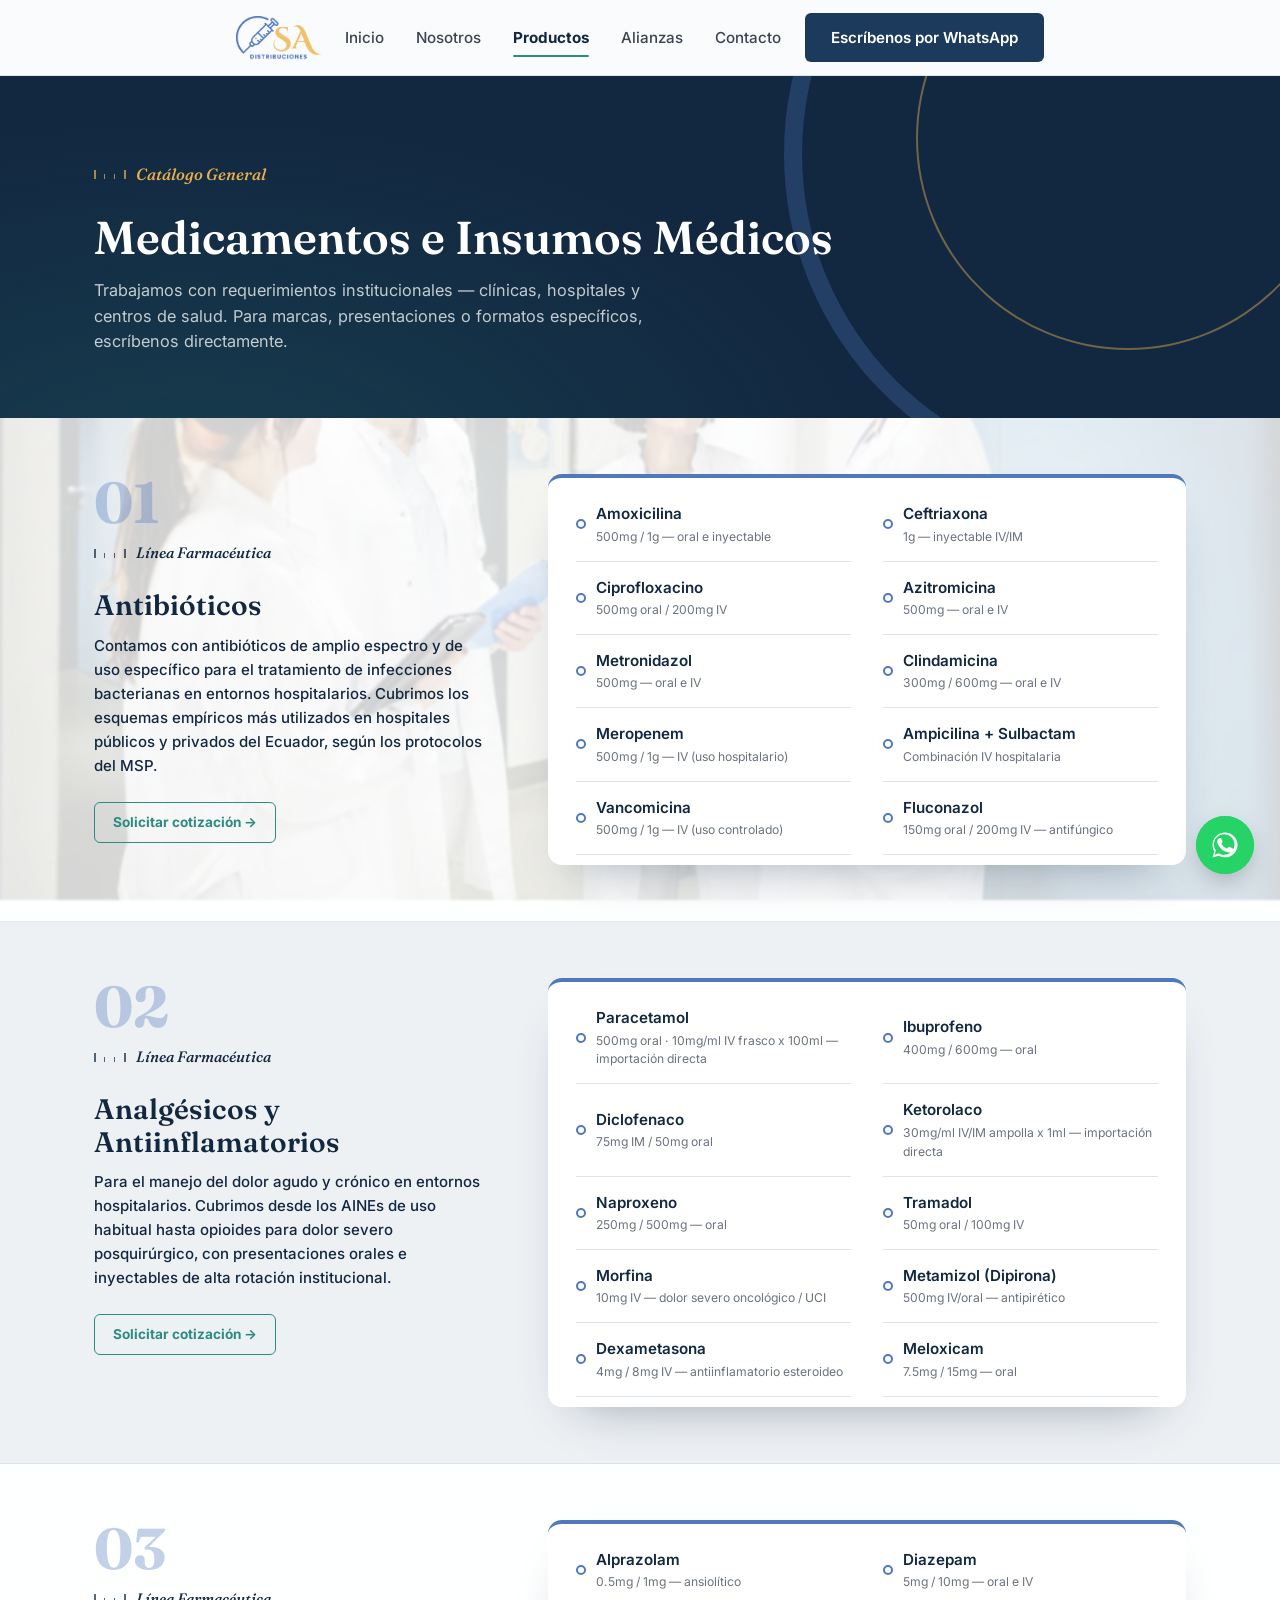
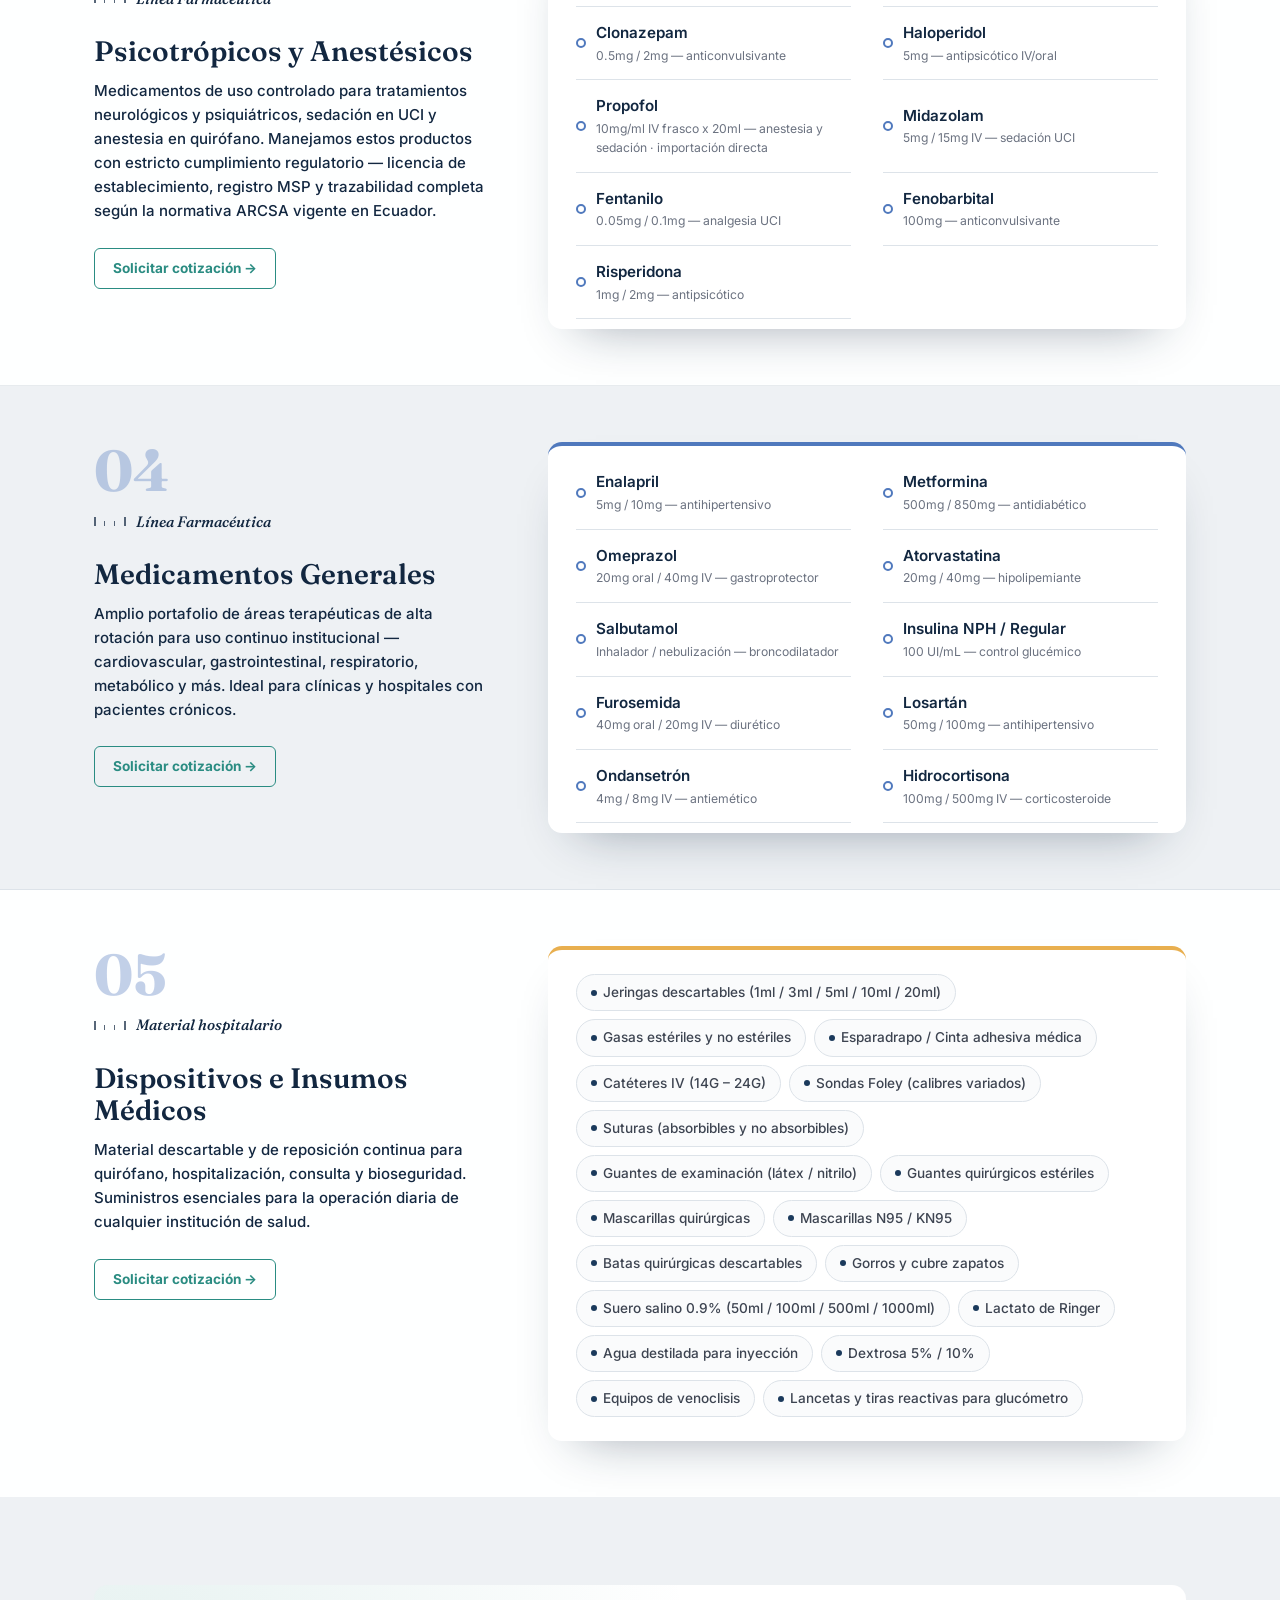
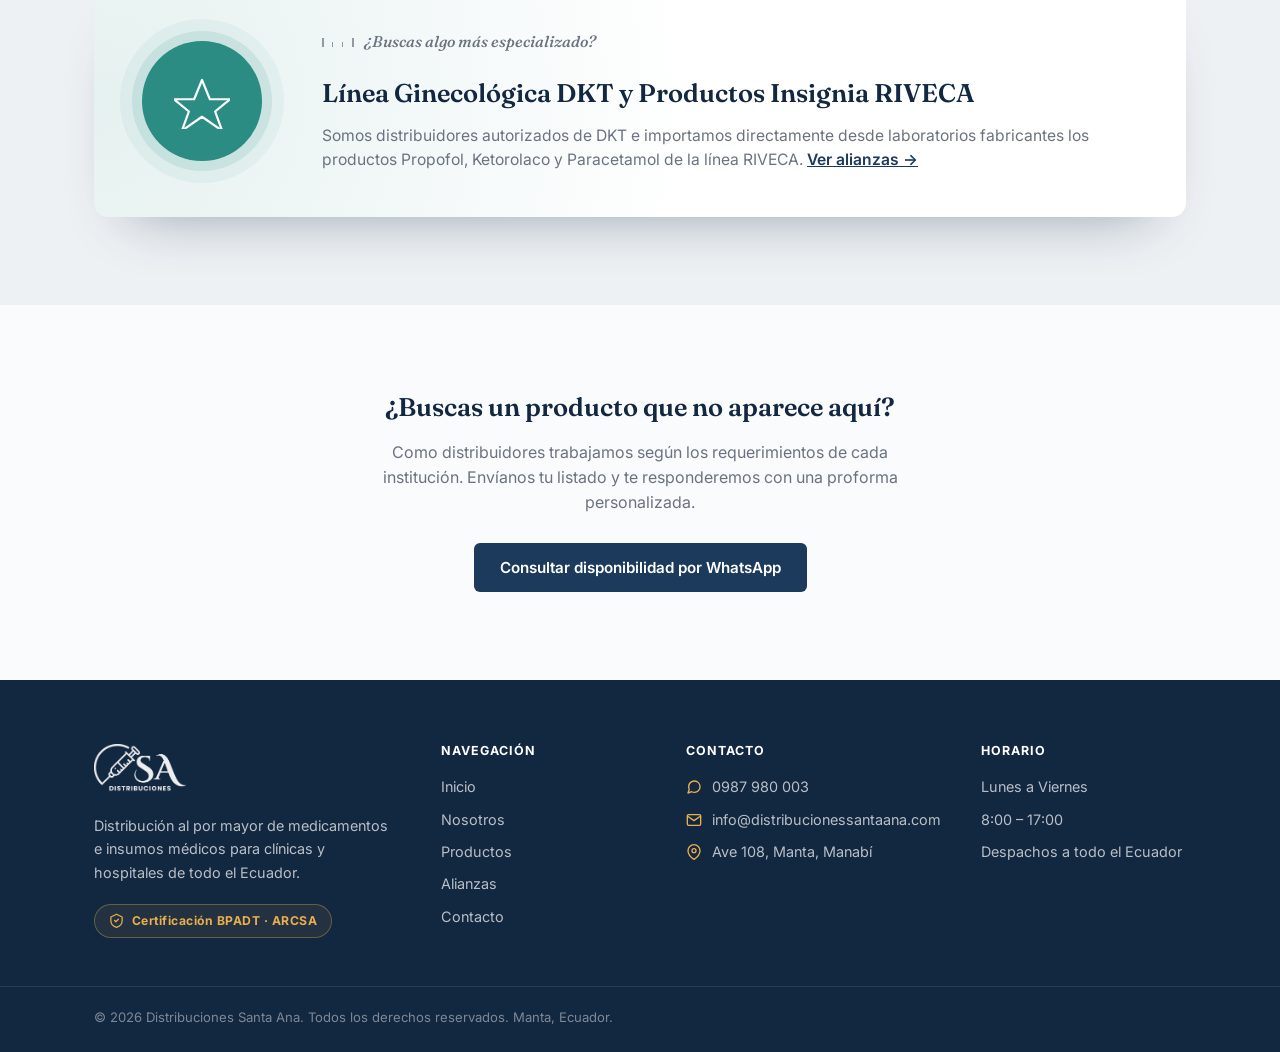
<file: productos.html>
<!DOCTYPE html>
<html lang="es">
<head>
<meta charset="UTF-8">
<meta name="viewport" content="width=device-width, initial-scale=1.0">
<title>Medicamentos e Insumos Médicos al por Mayor en Ecuador | Distribuciones Santa Ana</title>
<meta name="description" content="Líneas de producto de Distribuciones Santa Ana: medicamentos, dispositivos médicos, bioseguridad y líneas especializadas para clínicas y hospitales en Ecuador.">

<link rel="canonical" href="https://distribucionessantaana.com/productos">

<!-- Icono de pestaña -->
<link rel="icon" href="/favicon.ico" sizes="16x16 32x32 48x48">
<link rel="icon" type="image/png" href="/assets/favicon.png" sizes="512x512">
<link rel="apple-touch-icon" href="/assets/apple-touch-icon.png">
<meta name="theme-color" content="#122740">

<!-- Open Graph (vista previa al compartir en WhatsApp, Facebook, LinkedIn) -->
<meta property="og:type" content="website">
<meta property="og:site_name" content="Distribuciones Santa Ana">
<meta property="og:locale" content="es_EC">
<meta property="og:url" content="https://distribucionessantaana.com/productos">
<meta property="og:title" content="Medicamentos e Insumos Médicos al por Mayor en Ecuador | Distribuciones Santa Ana">
<meta property="og:description" content="Líneas de producto de Distribuciones Santa Ana: medicamentos, dispositivos médicos, bioseguridad y líneas especializadas para clínicas y hospitales en Ecuador.">
<meta property="og:image" content="https://distribucionessantaana.com/assets/og-image.jpg">
<meta property="og:image:width" content="1200">
<meta property="og:image:height" content="630">
<meta property="og:image:alt" content="Distribuciones Santa Ana — Manta, Ecuador">

<!-- Twitter / X -->
<meta name="twitter:card" content="summary_large_image">
<meta name="twitter:title" content="Medicamentos e Insumos Médicos al por Mayor en Ecuador | Distribuciones Santa Ana">
<meta name="twitter:description" content="Líneas de producto de Distribuciones Santa Ana: medicamentos, dispositivos médicos, bioseguridad y líneas especializadas para clínicas y hospitales en Ecuador.">
<meta name="twitter:image" content="https://distribucionessantaana.com/assets/og-image.jpg">

<link rel="preconnect" href="https://fonts.googleapis.com">
<link rel="preconnect" href="https://fonts.gstatic.com" crossorigin>
<link href="https://fonts.googleapis.com/css2?family=Fraunces:opsz,wght@9..144,400;9..144,500;9..144,600;9..144,700&family=Inter:wght@400;500;600;700&display=swap" rel="stylesheet">
<link rel="stylesheet" href="/styles.css">
</head>
<body>

<!-- ============ HEADER ============ -->
<header class="site-header" id="top">
  <div class="container header-inner">
    <a href="/" class="brand">
      <img src="/assets/logo.png" alt="Distribuciones Santa Ana" class="brand-logo">
    </a>
    <nav class="main-nav" id="main-nav">
      <a href="/">Inicio</a>
      <a href="/nosotros">Nosotros</a>
      <a href="/productos">Productos</a>
      <a href="/alianzas">Alianzas</a>
      <a href="/contacto">Contacto</a>
    </nav>
    <a href="https://wa.me/593987980003?text=Hola%2C%20deseo%20solicitar%20una%20cotización" class="btn btn-primary nav-cta" target="_blank" rel="noopener">
      Escríbenos por WhatsApp
    </a>
    <button class="nav-toggle" id="navToggle" aria-label="Abrir menú" aria-expanded="false" aria-controls="main-nav">
      <span></span><span></span><span></span>
    </button>
  </div>
</header>

<main>

  <!-- ============ PAGE HERO ============ -->
  <section class="page-hero arc-bg">
    <div class="container">
      <p class="eyebrow">Catálogo General</p>
      <h1>Medicamentos e Insumos Médicos</h1>
      <p>
        Trabajamos con requerimientos institucionales — clínicas, hospitales y centros de salud.
        Para marcas, presentaciones o formatos específicos, escríbenos directamente.
      </p>
    </div>
  </section>

  <!-- Contenedor con imagen fija de fondo (parallax) -->
  <div class="products-bg-wrapper">

  <!-- ============ FRANJA 1: ANTIBIÓTICOS ============ -->
  <div class="product-line" id="antibioticos">
    <div class="container">
      <div class="product-line-inner">
        <div class="product-line-header">
          <span class="product-line-num">01</span>
          <p class="eyebrow">Línea Farmacéutica</p>
          <h2>Antibióticos</h2>
          <p>Contamos con antibióticos de amplio espectro y de uso específico para el tratamiento de infecciones bacterianas en entornos hospitalarios. Cubrimos los esquemas empíricos más utilizados en hospitales públicos y privados del Ecuador, según los protocolos del MSP.</p>
          <a href="https://wa.me/593987980003?text=Hola%2C%20deseo%20cotizar%20antibióticos" class="product-line-cta" target="_blank" rel="noopener">
            Solicitar cotización →
          </a>
        </div>
        <div class="product-drug-grid">
          <div class="product-drug-item"><span class="product-drug-dot"></span><div><p class="product-drug-name">Amoxicilina</p><p class="product-drug-sub">500mg / 1g — oral e inyectable</p></div></div>
          <div class="product-drug-item"><span class="product-drug-dot"></span><div><p class="product-drug-name">Ceftriaxona</p><p class="product-drug-sub">1g — inyectable IV/IM</p></div></div>
          <div class="product-drug-item"><span class="product-drug-dot"></span><div><p class="product-drug-name">Ciprofloxacino</p><p class="product-drug-sub">500mg oral / 200mg IV</p></div></div>
          <div class="product-drug-item"><span class="product-drug-dot"></span><div><p class="product-drug-name">Azitromicina</p><p class="product-drug-sub">500mg — oral e IV</p></div></div>
          <div class="product-drug-item"><span class="product-drug-dot"></span><div><p class="product-drug-name">Metronidazol</p><p class="product-drug-sub">500mg — oral e IV</p></div></div>
          <div class="product-drug-item"><span class="product-drug-dot"></span><div><p class="product-drug-name">Clindamicina</p><p class="product-drug-sub">300mg / 600mg — oral e IV</p></div></div>
          <div class="product-drug-item"><span class="product-drug-dot"></span><div><p class="product-drug-name">Meropenem</p><p class="product-drug-sub">500mg / 1g — IV (uso hospitalario)</p></div></div>
          <div class="product-drug-item"><span class="product-drug-dot"></span><div><p class="product-drug-name">Ampicilina + Sulbactam</p><p class="product-drug-sub">Combinación IV hospitalaria</p></div></div>
          <div class="product-drug-item"><span class="product-drug-dot"></span><div><p class="product-drug-name">Vancomicina</p><p class="product-drug-sub">500mg / 1g — IV (uso controlado)</p></div></div>
          <div class="product-drug-item"><span class="product-drug-dot"></span><div><p class="product-drug-name">Fluconazol</p><p class="product-drug-sub">150mg oral / 200mg IV — antifúngico</p></div></div>
        </div>
      </div>
    </div>
  </div>

  <!-- ============ FRANJA 2: ANALGÉSICOS ============ -->
  <div class="product-line line-alt" id="analgesicos">
    <div class="container">
      <div class="product-line-inner">
        <div class="product-line-header">
          <span class="product-line-num">02</span>
          <p class="eyebrow">Línea Farmacéutica</p>
          <h2>Analgésicos y Antiinflamatorios</h2>
          <p>Para el manejo del dolor agudo y crónico en entornos hospitalarios. Cubrimos desde los AINEs de uso habitual hasta opioides para dolor severo posquirúrgico, con presentaciones orales e inyectables de alta rotación institucional.</p>
          <a href="https://wa.me/593987980003?text=Hola%2C%20deseo%20cotizar%20analgésicos%20y%20antiinflamatorios" class="product-line-cta" target="_blank" rel="noopener">
            Solicitar cotización →
          </a>
        </div>
        <div class="product-drug-grid">
          <div class="product-drug-item"><span class="product-drug-dot"></span><div><p class="product-drug-name">Paracetamol</p><p class="product-drug-sub">500mg oral · 10mg/ml IV frasco x 100ml — importación directa</p></div></div>
          <div class="product-drug-item"><span class="product-drug-dot"></span><div><p class="product-drug-name">Ibuprofeno</p><p class="product-drug-sub">400mg / 600mg — oral</p></div></div>
          <div class="product-drug-item"><span class="product-drug-dot"></span><div><p class="product-drug-name">Diclofenaco</p><p class="product-drug-sub">75mg IM / 50mg oral</p></div></div>
          <div class="product-drug-item"><span class="product-drug-dot"></span><div><p class="product-drug-name">Ketorolaco</p><p class="product-drug-sub">30mg/ml IV/IM ampolla x 1ml — importación directa</p></div></div>
          <div class="product-drug-item"><span class="product-drug-dot"></span><div><p class="product-drug-name">Naproxeno</p><p class="product-drug-sub">250mg / 500mg — oral</p></div></div>
          <div class="product-drug-item"><span class="product-drug-dot"></span><div><p class="product-drug-name">Tramadol</p><p class="product-drug-sub">50mg oral / 100mg IV</p></div></div>
          <div class="product-drug-item"><span class="product-drug-dot"></span><div><p class="product-drug-name">Morfina</p><p class="product-drug-sub">10mg IV — dolor severo oncológico / UCI</p></div></div>
          <div class="product-drug-item"><span class="product-drug-dot"></span><div><p class="product-drug-name">Metamizol (Dipirona)</p><p class="product-drug-sub">500mg IV/oral — antipirético</p></div></div>
          <div class="product-drug-item"><span class="product-drug-dot"></span><div><p class="product-drug-name">Dexametasona</p><p class="product-drug-sub">4mg / 8mg IV — antiinflamatorio esteroideo</p></div></div>
          <div class="product-drug-item"><span class="product-drug-dot"></span><div><p class="product-drug-name">Meloxicam</p><p class="product-drug-sub">7.5mg / 15mg — oral</p></div></div>
        </div>
      </div>
    </div>
  </div>

  <!-- ============ FRANJA 3: PSICOTRÓPICOS ============ -->
  <div class="product-line" id="psicotropicos">
    <div class="container">
      <div class="product-line-inner">
        <div class="product-line-header">
          <span class="product-line-num">03</span>
          <p class="eyebrow">Línea Farmacéutica</p>
          <h2>Psicotrópicos y Anestésicos</h2>
          <p>Medicamentos de uso controlado para tratamientos neurológicos y psiquiátricos, sedación en UCI y anestesia en quirófano. Manejamos estos productos con estricto cumplimiento regulatorio — licencia de establecimiento, registro MSP y trazabilidad completa según la normativa ARCSA vigente en Ecuador.</p>
          <a href="https://wa.me/593987980003?text=Hola%2C%20deseo%20cotizar%20psicotrópicos" class="product-line-cta" target="_blank" rel="noopener">
            Solicitar cotización →
          </a>
        </div>
        <div class="product-drug-grid">
          <div class="product-drug-item"><span class="product-drug-dot"></span><div><p class="product-drug-name">Alprazolam</p><p class="product-drug-sub">0.5mg / 1mg — ansiolítico</p></div></div>
          <div class="product-drug-item"><span class="product-drug-dot"></span><div><p class="product-drug-name">Diazepam</p><p class="product-drug-sub">5mg / 10mg — oral e IV</p></div></div>
          <div class="product-drug-item"><span class="product-drug-dot"></span><div><p class="product-drug-name">Clonazepam</p><p class="product-drug-sub">0.5mg / 2mg — anticonvulsivante</p></div></div>
          <div class="product-drug-item"><span class="product-drug-dot"></span><div><p class="product-drug-name">Haloperidol</p><p class="product-drug-sub">5mg — antipsicótico IV/oral</p></div></div>
          <div class="product-drug-item"><span class="product-drug-dot"></span><div><p class="product-drug-name">Propofol</p><p class="product-drug-sub">10mg/ml IV frasco x 20ml — anestesia y sedación · importación directa</p></div></div>
          <div class="product-drug-item"><span class="product-drug-dot"></span><div><p class="product-drug-name">Midazolam</p><p class="product-drug-sub">5mg / 15mg IV — sedación UCI</p></div></div>
          <div class="product-drug-item"><span class="product-drug-dot"></span><div><p class="product-drug-name">Fentanilo</p><p class="product-drug-sub">0.05mg / 0.1mg — analgesia UCI</p></div></div>
          <div class="product-drug-item"><span class="product-drug-dot"></span><div><p class="product-drug-name">Fenobarbital</p><p class="product-drug-sub">100mg — anticonvulsivante</p></div></div>
          <div class="product-drug-item"><span class="product-drug-dot"></span><div><p class="product-drug-name">Risperidona</p><p class="product-drug-sub">1mg / 2mg — antipsicótico</p></div></div>
        </div>
      </div>
    </div>
  </div>

  <!-- ============ FRANJA 4: MEDICAMENTOS GENERALES ============ -->
  <div class="product-line line-alt" id="generales">
    <div class="container">
      <div class="product-line-inner">
        <div class="product-line-header">
          <span class="product-line-num">04</span>
          <p class="eyebrow">Línea Farmacéutica</p>
          <h2>Medicamentos Generales</h2>
          <p>Amplio portafolio de áreas terapéuticas de alta rotación para uso continuo institucional — cardiovascular, gastrointestinal, respiratorio, metabólico y más. Ideal para clínicas y hospitales con pacientes crónicos.</p>
          <a href="https://wa.me/593987980003?text=Hola%2C%20deseo%20cotizar%20medicamentos%20generales" class="product-line-cta" target="_blank" rel="noopener">
            Solicitar cotización →
          </a>
        </div>
        <div class="product-drug-grid">
          <div class="product-drug-item"><span class="product-drug-dot"></span><div><p class="product-drug-name">Enalapril</p><p class="product-drug-sub">5mg / 10mg — antihipertensivo</p></div></div>
          <div class="product-drug-item"><span class="product-drug-dot"></span><div><p class="product-drug-name">Metformina</p><p class="product-drug-sub">500mg / 850mg — antidiabético</p></div></div>
          <div class="product-drug-item"><span class="product-drug-dot"></span><div><p class="product-drug-name">Omeprazol</p><p class="product-drug-sub">20mg oral / 40mg IV — gastroprotector</p></div></div>
          <div class="product-drug-item"><span class="product-drug-dot"></span><div><p class="product-drug-name">Atorvastatina</p><p class="product-drug-sub">20mg / 40mg — hipolipemiante</p></div></div>
          <div class="product-drug-item"><span class="product-drug-dot"></span><div><p class="product-drug-name">Salbutamol</p><p class="product-drug-sub">Inhalador / nebulización — broncodilatador</p></div></div>
          <div class="product-drug-item"><span class="product-drug-dot"></span><div><p class="product-drug-name">Insulina NPH / Regular</p><p class="product-drug-sub">100 UI/mL — control glucémico</p></div></div>
          <div class="product-drug-item"><span class="product-drug-dot"></span><div><p class="product-drug-name">Furosemida</p><p class="product-drug-sub">40mg oral / 20mg IV — diurético</p></div></div>
          <div class="product-drug-item"><span class="product-drug-dot"></span><div><p class="product-drug-name">Losartán</p><p class="product-drug-sub">50mg / 100mg — antihipertensivo</p></div></div>
          <div class="product-drug-item"><span class="product-drug-dot"></span><div><p class="product-drug-name">Ondansetrón</p><p class="product-drug-sub">4mg / 8mg IV — antiemético</p></div></div>
          <div class="product-drug-item"><span class="product-drug-dot"></span><div><p class="product-drug-name">Hidrocortisona</p><p class="product-drug-sub">100mg / 500mg IV — corticosteroide</p></div></div>
        </div>
      </div>
    </div>
  </div>

  <!-- ============ FRANJA 5: INSUMOS MÉDICOS ============ -->
  <div class="product-line" id="insumos">
    <div class="container">
      <div class="product-line-inner">
        <div class="product-line-header">
          <span class="product-line-num">05</span>
          <p class="eyebrow">Material hospitalario</p>
          <h2>Dispositivos e Insumos Médicos</h2>
          <p>Material descartable y de reposición continua para quirófano, hospitalización, consulta y bioseguridad. Suministros esenciales para la operación diaria de cualquier institución de salud.</p>
          <a href="https://wa.me/593987980003?text=Hola%2C%20deseo%20cotizar%20insumos%20médicos" class="product-line-cta" target="_blank" rel="noopener">
            Solicitar cotización →
          </a>
        </div>
        <div>
          <div class="product-supply-grid">
            <span class="product-supply-pill">Jeringas descartables (1ml / 3ml / 5ml / 10ml / 20ml)</span>
            <span class="product-supply-pill">Gasas estériles y no estériles</span>
            <span class="product-supply-pill">Esparadrapo / Cinta adhesiva médica</span>
            <span class="product-supply-pill">Catéteres IV (14G – 24G)</span>
            <span class="product-supply-pill">Sondas Foley (calibres variados)</span>
            <span class="product-supply-pill">Suturas (absorbibles y no absorbibles)</span>
            <span class="product-supply-pill">Guantes de examinación (látex / nitrilo)</span>
            <span class="product-supply-pill">Guantes quirúrgicos estériles</span>
            <span class="product-supply-pill">Mascarillas quirúrgicas</span>
            <span class="product-supply-pill">Mascarillas N95 / KN95</span>
            <span class="product-supply-pill">Batas quirúrgicas descartables</span>
            <span class="product-supply-pill">Gorros y cubre zapatos</span>
            <span class="product-supply-pill">Suero salino 0.9% (50ml / 100ml / 500ml / 1000ml)</span>
            <span class="product-supply-pill">Lactato de Ringer</span>
            <span class="product-supply-pill">Agua destilada para inyección</span>
            <span class="product-supply-pill">Dextrosa 5% / 10%</span>
            <span class="product-supply-pill">Equipos de venoclisis</span>
            <span class="product-supply-pill">Lancetas y tiras reactivas para glucómetro</span>
          </div>
        </div>
      </div>
    </div>
  </div>

  </div><!-- /products-bg-wrapper -->

  <!-- ============ CTA → LÍNEA ESPECIALIZADA ============ -->
  <section class="section section-alt">
    <div class="container">
      <div class="cert-banner">
        <div class="cert-badge" aria-hidden="true">
          <svg viewBox="0 0 64 64" fill="none"><path d="M32 8l9 22h23L47 44l8 22-23-16-23 16 8-22L0 30h23z" stroke="currentColor" stroke-width="2.5" stroke-linejoin="round"/></svg>
        </div>
        <div class="cert-copy">
          <p class="eyebrow">¿Buscas algo más especializado?</p>
          <h2>Línea Ginecológica DKT y Productos Insignia RIVECA</h2>
          <p>Somos distribuidores autorizados de DKT e importamos directamente desde laboratorios fabricantes los productos Propofol, Ketorolaco y Paracetamol de la línea RIVECA.
            <a href="/alianzas" style="color: var(--c-navy); font-weight: 600; text-decoration: underline;">Ver alianzas →</a>
          </p>
        </div>
      </div>
    </div>
  </section>

  <!-- ============ CTA FINAL ============ -->
  <section class="section">
    <div class="container" style="text-align: center;">
      <h2 style="margin-bottom: 18px; font-size: clamp(1.4rem, 2vw, 1.8rem);">¿Buscas un producto que no aparece aquí?</h2>
      <p style="color: var(--c-ink-soft); margin-bottom: 28px; max-width: 520px; margin-left: auto; margin-right: auto;">
        Como distribuidores trabajamos según los requerimientos de cada institución. Envíanos tu listado y te responderemos con una proforma personalizada.
      </p>
      <a href="https://wa.me/593987980003?text=Hola%2C%20busco%20un%20producto%20específico%20que%20no%20está%20en%20su%20catálogo" class="btn btn-primary" target="_blank" rel="noopener">
        Consultar disponibilidad por WhatsApp
      </a>
    </div>
  </section>

</main>

<!-- ============ FOOTER ============ -->
<footer class="site-footer">
  <div class="container">
    <div class="footer-grid">

      <div class="footer-brand">
        <img src="/assets/logo.png" alt="Distribuciones Santa Ana" class="brand-logo">
        <p class="footer-note">Distribución al por mayor de medicamentos e insumos médicos para clínicas y hospitales de todo el Ecuador.</p>
        <span class="footer-badge">
          <svg viewBox="0 0 24 24" fill="none" stroke="currentColor" stroke-width="2" stroke-linecap="round" stroke-linejoin="round" aria-hidden="true"><path d="M12 2l9 4.5v6c0 5-3.8 9-9 10.5-5.2-1.5-9-5.5-9-10.5v-6z"/><path d="M9 12l2 2 4-4"/></svg>
          Certificación BPADT · ARCSA
        </span>
      </div>

      <div class="footer-col">
        <h3>Navegación</h3>
        <ul>
          <li><a href="/">Inicio</a></li>
          <li><a href="/nosotros">Nosotros</a></li>
          <li><a href="/productos">Productos</a></li>
          <li><a href="/alianzas">Alianzas</a></li>
          <li><a href="/contacto">Contacto</a></li>
        </ul>
      </div>

      <div class="footer-col">
        <h3>Contacto</h3>
        <ul class="footer-contact">
          <li>
            <svg viewBox="0 0 24 24" fill="none" stroke="currentColor" stroke-width="2" stroke-linecap="round" stroke-linejoin="round" aria-hidden="true"><path d="M21 11.5a8.38 8.38 0 0 1-.9 3.8 8.5 8.5 0 0 1-7.6 4.7 8.38 8.38 0 0 1-3.8-.9L3 21l1.9-5.7a8.38 8.38 0 0 1-.9-3.8 8.5 8.5 0 0 1 4.7-7.6 8.38 8.38 0 0 1 3.8-.9h.5a8.48 8.48 0 0 1 8 8v.5z"/></svg>
            <a href="https://wa.me/593987980003" target="_blank" rel="noopener">0987 980 003</a>
          </li>
          <li>
            <svg viewBox="0 0 24 24" fill="none" stroke="currentColor" stroke-width="2" stroke-linecap="round" stroke-linejoin="round" aria-hidden="true"><path d="M4 4h16c1.1 0 2 .9 2 2v12c0 1.1-.9 2-2 2H4c-1.1 0-2-.9-2-2V6c0-1.1.9-2 2-2z"/><polyline points="22,6 12,13 2,6"/></svg>
            <a href="mailto:info@distribucionessantaana.com">info@distribucionessantaana.com</a>
          </li>
          <li>
            <svg viewBox="0 0 24 24" fill="none" stroke="currentColor" stroke-width="2" stroke-linecap="round" stroke-linejoin="round" aria-hidden="true"><path d="M21 10c0 7-9 13-9 13s-9-6-9-13a9 9 0 0 1 18 0z"/><circle cx="12" cy="10" r="3"/></svg>
            <span>Ave 108, Manta, Manabí</span>
          </li>
        </ul>
      </div>

      <div class="footer-col">
        <h3>Horario</h3>
        <ul>
          <li>Lunes a Viernes</li>
          <li>8:00 – 17:00</li>
          <li>Despachos a todo el Ecuador</li>
        </ul>
      </div>

    </div>
  </div>
  <div class="footer-bottom">
    <div class="container">
      <p class="footer-copy">© 2026 Distribuciones Santa Ana. Todos los derechos reservados. Manta, Ecuador.</p>
    </div>
  </div>
</footer>

<!-- ============ BOTÓN FLOTANTE WHATSAPP ============ -->
<a href="https://wa.me/593987980003?text=Hola%2C%20deseo%20solicitar%20una%20cotización"
   class="whatsapp-float" target="_blank" rel="noopener" aria-label="Escribir por WhatsApp">
  <svg viewBox="0 0 24 24" fill="currentColor" aria-hidden="true">
    <path d="M17.472 14.382c-.297-.149-1.758-.867-2.03-.967-.273-.099-.471-.148-.67.15-.197.297-.767.966-.94 1.164-.173.199-.347.223-.644.075-1.746-.873-2.888-1.557-4.034-3.532-.305-.524.305-.487.873-1.625.097-.198.05-.371-.05-.52-.099-.149-.669-1.61-.916-2.207-.247-.595-.5-.5-.69-.51-.18-.01-.39-.012-.598-.012-.21 0-.547.075-.84.373-.293.298-1.116 1.09-1.116 2.658 0 1.567 1.14 3.08 1.3 3.296.158.215 2.182 3.33 5.288 4.535 2.642 1.024 3.18.82 3.755.764.574-.057 1.857-.76 2.117-1.49.26-.732.26-1.36.182-1.49-.078-.13-.298-.207-.595-.357z"/>
    <path d="M12.05 2C6.55 2 2.05 6.46 2.05 11.92c0 1.93.55 3.73 1.5 5.27L2 22l4.95-1.5a10.1 10.1 0 0 0 5.1 1.37c5.5 0 10-4.46 10-9.92S17.55 2 12.05 2zm0 18.18c-1.7 0-3.3-.47-4.66-1.29l-.33-.2-3.45 1.05 1.07-3.36-.22-.34a8.17 8.17 0 0 1-1.36-4.52c0-4.5 3.7-8.15 8.25-8.15s8.25 3.65 8.25 8.15-3.7 8.15-8.25 8.15z"/>
  </svg>
</a>

<script src="/script.js"></script>
</body>
</html>
</file>
<file: styles.css>
/* ============================================
   TOKENS
   ============================================ */
:root {
  --c-paper: #FAFBFC;
  --c-panel: #EEF1F4;
  --c-navy: #1B3A5C;
  --c-navy-deep: #122740;
  --c-teal: #2A8C82;
  --c-gold: #E8AF4F;
  --c-gold-deep: #C98F2E;
  --c-ink: #3D4451;
  --c-ink-soft: #6B7280;
  --c-line: #DDE3E9;
  --c-ok: #2A8C82;
  --c-low: #C17F2A;

  --font-display: 'Fraunces', serif;
  --font-body: 'Inter', sans-serif;

  --radius: 6px;
  --container: 1140px;
  --header-h: 76px;
}

* { box-sizing: border-box; }

html {
  scroll-behavior: smooth;
  scroll-padding-top: var(--header-h);
}

@media (prefers-reduced-motion: reduce) {
  html { scroll-behavior: auto; }
  * { animation-duration: 0.01ms !important; transition-duration: 0.01ms !important; }
}

body {
  margin: 0;
  font-family: var(--font-body);
  color: var(--c-ink);
  background: var(--c-paper);
  line-height: 1.55;
  -webkit-font-smoothing: antialiased;
}

h1, h2, h3 {
  font-family: var(--font-display);
  color: var(--c-navy-deep);
  margin: 0;
  line-height: 1.15;
  font-weight: 600;
}

p { margin: 0; }

a {
  color: inherit;
  text-decoration: none;
}

a:focus-visible,
button:focus-visible {
  outline: 2px solid var(--c-teal);
  outline-offset: 3px;
  border-radius: 4px;
}

.container {
  max-width: var(--container);
  margin: 0 auto;
  padding: 0 24px;
}

/* ============================================
   BUTTONS
   ============================================ */
.btn {
  display: inline-flex;
  align-items: center;
  justify-content: center;
  gap: 8px;
  padding: 13px 26px;
  border-radius: var(--radius);
  font-weight: 600;
  font-size: 0.95rem;
  white-space: nowrap;
  transition: transform 0.15s ease, box-shadow 0.15s ease, background-color 0.15s ease;
}

.btn-primary {
  background: var(--c-navy);
  color: #fff;
}
.btn-primary:hover {
  background: var(--c-navy-deep);
  transform: translateY(-1px);
}

.btn-ghost {
  background: transparent;
  color: var(--c-navy-deep);
  border: 1.5px solid var(--c-line);
}
.btn-ghost:hover {
  border-color: var(--c-navy);
  background: var(--c-panel);
}

/* ============================================
   HEADER
   ============================================ */
.site-header {
  position: sticky;
  top: 0;
  z-index: 100;
  background: rgba(250, 251, 252, 0.92);
  backdrop-filter: blur(8px);
  border-bottom: 1px solid var(--c-line);
  height: var(--header-h);
  display: flex;
  align-items: center;
}

.header-inner {
  display: flex;
  align-items: center;
  justify-content: space-between;
  gap: 24px;
}

.brand {
  display: flex;
  align-items: center;
  gap: 12px;
  font-weight: 700;
}

.brand-logo {
  height: 44px;
  width: auto;
  flex-shrink: 0;
}

.brand-mark {
  display: inline-flex;
  align-items: center;
  justify-content: center;
  width: 38px;
  height: 38px;
  background: var(--c-navy);
  color: #fff;
  font-family: var(--font-display);
  font-size: 0.95rem;
  border-radius: 8px;
  flex-shrink: 0;
}

.brand-name {
  font-family: var(--font-display);
  font-size: 1.15rem;
  color: var(--c-navy-deep);
}

.brand-suffix { color: var(--c-teal); }

.main-nav {
  display: flex;
  gap: 32px;
  font-size: 0.95rem;
  font-weight: 500;
}

.main-nav a {
  color: var(--c-ink);
  position: relative;
  padding: 4px 0;
}

.main-nav a:hover { color: var(--c-navy-deep); }

.main-nav a.is-active {
  color: var(--c-navy-deep);
  font-weight: 700;
}
.main-nav a.is-active::after {
  content: '';
  position: absolute;
  left: 0; right: 0; bottom: -4px;
  height: 2px;
  background: var(--c-teal);
  border-radius: 2px;
}

.nav-cta { flex-shrink: 0; }

.nav-toggle {
  display: none;
  flex-direction: column;
  justify-content: center;
  gap: 5px;
  width: 38px;
  height: 38px;
  background: none;
  border: none;
  cursor: pointer;
  padding: 0;
}
.nav-toggle span {
  width: 100%;
  height: 2px;
  background: var(--c-navy-deep);
  border-radius: 2px;
  transition: transform 0.2s ease, opacity 0.2s ease;
}

/* ============================================
   HERO
   ============================================ */
.hero {
  padding: 88px 0 96px;
  background:
    radial-gradient(ellipse 700px 420px at 88% -8%, rgba(42, 140, 130, 0.10), transparent),
    var(--c-paper);
}

.hero-inner {
  display: grid;
  grid-template-columns: 1.15fr 0.85fr;
  gap: 56px;
  align-items: center;
}

.eyebrow {
  font-family: var(--font-body);
  font-weight: 600;
  font-size: 0.82rem;
  letter-spacing: 0.06em;
  text-transform: uppercase;
  color: var(--c-teal);
  margin-bottom: 14px;
}

.hero h1 {
  font-size: clamp(2.1rem, 3.4vw, 2.85rem);
  letter-spacing: -0.01em;
  margin-bottom: 22px;
}

.hero-lede {
  font-size: 1.05rem;
  color: var(--c-ink-soft);
  max-width: 480px;
  margin-bottom: 32px;
}

.hero-actions {
  display: flex;
  gap: 14px;
  flex-wrap: wrap;
  margin-bottom: 48px;
}

.hero-stats {
  display: flex;
  gap: 40px;
  margin: 0;
  flex-wrap: wrap;
}

.stat dt {
  font-family: var(--font-display);
  font-size: 1.9rem;
  font-weight: 600;
  color: var(--c-navy-deep);
}

.stat dd {
  margin: 2px 0 0;
  font-size: 0.85rem;
  color: var(--c-ink-soft);
}

/* Hero manifest panel (signature element) */
.hero-panel {
  position: relative;
}

.manifest-card {
  background: #fff;
  border: 1px solid var(--c-line);
  border-radius: 12px;
  box-shadow: 0 24px 60px -24px rgba(27, 58, 92, 0.25);
  overflow: hidden;
}

.manifest-row {
  display: grid;
  grid-template-columns: 64px 1fr auto;
  align-items: center;
  gap: 14px;
  padding: 18px 20px;
  border-bottom: 1px solid var(--c-line);
  font-size: 0.88rem;
}
.manifest-row:last-child { border-bottom: none; }

.manifest-tag {
  font-family: var(--font-body);
  font-weight: 700;
  font-size: 0.72rem;
  letter-spacing: 0.04em;
  color: var(--c-teal);
  background: rgba(42, 140, 130, 0.08);
  padding: 4px 8px;
  border-radius: 4px;
  text-align: center;
}

.manifest-status {
  font-size: 0.76rem;
  font-weight: 600;
  padding: 4px 10px;
  border-radius: 20px;
  white-space: nowrap;
}
.status-ok { background: rgba(42, 140, 130, 0.12); color: var(--c-teal); }
.status-low { background: rgba(193, 127, 42, 0.14); color: var(--c-low); }

/* ============================================
   SECTIONS (shared)
   ============================================ */
.section {
  padding: 88px 0;
}

.section-alt {
  background: var(--c-panel);
}

.section-head {
  max-width: 640px;
  margin-bottom: 52px;
}

.section-head h2 {
  font-size: clamp(1.6rem, 2.4vw, 2.1rem);
  margin-bottom: 14px;
}

.section-sub {
  color: var(--c-ink-soft);
  font-size: 1rem;
  margin-top: 14px;
}

/* ============================================
   PREGUNTAS FRECUENTES
   ============================================ */
.faq-list {
  max-width: 820px;
  display: grid;
  gap: 12px;
}

.faq-item {
  background: #fff;
  border: 1px solid var(--c-line);
  border-radius: 10px;
}

.faq-item summary {
  cursor: pointer;
  padding: 18px 22px;
  font-weight: 600;
  color: var(--c-navy-deep);
  list-style: none;
  display: flex;
  justify-content: space-between;
  align-items: center;
  gap: 16px;
}

.faq-item summary::-webkit-details-marker { display: none; }

.faq-item summary::after {
  content: "+";
  font-size: 1.4rem;
  line-height: 1;
  color: var(--c-teal);
  flex-shrink: 0;
}

.faq-item[open] summary::after { content: "−"; }

.faq-item p {
  padding: 0 22px 18px;
  color: var(--c-ink);
}

.faq-item a {
  color: var(--c-teal);
  text-decoration: underline;
}

/* ============================================
   ABOUT
   ============================================ */
.about-grid {
  display: grid;
  grid-template-columns: 0.9fr 1.1fr;
  gap: 64px;
}

.about-text {
  font-size: 1.05rem;
  color: var(--c-ink-soft);
  align-self: start;
}

.about-points {
  list-style: none;
  margin: 0;
  padding: 0;
  display: flex;
  flex-direction: column;
  gap: 28px;
}

.about-points li {
  display: grid;
  grid-template-columns: 40px 1fr;
  gap: 18px;
}

.point-num {
  font-family: var(--font-display);
  font-weight: 600;
  color: var(--c-teal);
  font-size: 1.05rem;
}

.about-points h3 {
  font-size: 1.02rem;
  margin-bottom: 6px;
}

.about-points p {
  color: var(--c-ink-soft);
  font-size: 0.94rem;
}

/* ============================================
   CERTIFICACIÓN
   ============================================ */
.cert-banner {
  display: grid;
  grid-template-columns: 140px 1fr;
  gap: 40px;
  align-items: center;
  background: #fff;
  border: 1px solid var(--c-line);
  border-radius: 14px;
  padding: 44px 48px;
}

.cert-badge {
  width: 110px;
  height: 110px;
  border-radius: 50%;
  background: rgba(42, 140, 130, 0.08);
  color: var(--c-teal);
  display: flex;
  align-items: center;
  justify-content: center;
}
.cert-badge svg { width: 56px; height: 56px; }

.cert-copy h2 {
  font-size: clamp(1.4rem, 2vw, 1.8rem);
  margin: 10px 0 16px;
}
.cert-copy p {
  color: var(--c-ink-soft);
  font-size: 0.98rem;
}

/* ============================================
   PROCESO — "Cómo trabajamos" (Inicio)
   ============================================ */
.process-grid {
  display: grid;
  grid-template-columns: repeat(4, 1fr);
  gap: 24px;
  position: relative;
  counter-reset: paso;
}

/* Línea punteada que une los pasos */
.process-grid::before {
  content: '';
  position: absolute;
  top: 56px;
  left: 12%;
  right: 12%;
  border-top: 2px dashed rgba(42, 140, 130, 0.3);
  z-index: 0;
}

.process-step {
  position: relative;
  z-index: 1;
  background: #fff;
  border: 1px solid var(--c-line);
  border-radius: 12px;
  padding: 32px 24px 28px;
  text-align: center;
  transition: transform 0.2s ease, box-shadow 0.2s ease, border-color 0.2s ease;
}
.process-step:hover {
  transform: translateY(-4px);
  border-color: rgba(42, 140, 130, 0.4);
  box-shadow: 0 20px 44px -22px rgba(27, 58, 92, 0.35);
}

.process-icon {
  width: 52px;
  height: 52px;
  border-radius: 50%;
  background: var(--c-navy);
  color: var(--c-gold);
  display: flex;
  align-items: center;
  justify-content: center;
  margin: 0 auto 20px;
  box-shadow: 0 0 0 6px #fff, 0 0 0 7px var(--c-line);
}
.process-icon svg { width: 24px; height: 24px; }

.process-num {
  position: absolute;
  top: 16px;
  right: 18px;
  font-family: var(--font-display);
  font-size: 1.5rem;
  font-weight: 600;
  color: var(--c-line);
}

.process-step h3 {
  font-size: 1.08rem;
  margin-bottom: 8px;
}
.process-step p {
  color: var(--c-ink-soft);
  font-size: 0.9rem;
}

@media (max-width: 920px) {
  .process-grid { grid-template-columns: repeat(2, 1fr); }
  .process-grid::before { display: none; }
}
@media (max-width: 560px) {
  .process-grid { grid-template-columns: 1fr; }
}

/* ============================================
   CATALOG CARDS (signature element)
   ============================================ */
.catalog-cards {
  display: grid;
  grid-template-columns: repeat(3, 1fr);
  gap: 24px;
}

.catalog-card {
  background: #fff;
  border: 1px solid var(--c-line);
  border-radius: 10px;
  overflow: hidden;
  border-top: 3px solid var(--accent, var(--c-teal));
  transition: transform 0.15s ease, box-shadow 0.15s ease;
}
.catalog-card:hover {
  transform: translateY(-3px);
  box-shadow: 0 18px 40px -20px rgba(27, 58, 92, 0.25);
}

.catalog-card-visual {
  height: 140px;
  display: flex;
  align-items: center;
  justify-content: center;
  background: var(--c-panel);
  color: var(--accent, var(--c-teal));
}

.catalog-card-visual svg { width: 56px; height: 56px; }

.catalog-card-body {
  padding: 24px 22px 28px;
}
.catalog-card-body h3 {
  font-size: 1.08rem;
  margin-bottom: 8px;
}
.catalog-card-body p {
  color: var(--c-ink-soft);
  font-size: 0.92rem;
}

.catalog-cta {
  margin-top: 40px;
  text-align: center;
}

/* ============================================
   UBICACIÓN
   ============================================ */
.location-grid {
  display: grid;
  grid-template-columns: 0.9fr 1.1fr;
  gap: 40px;
  align-items: stretch;
}

.location-copy h3 {
  font-size: 1.02rem;
  margin-bottom: 8px;
}
.location-copy p {
  color: var(--c-ink-soft);
  margin-bottom: 28px;
  font-size: 0.96rem;
}

.location-map {
  height: 420px;
  width: 100%;
  border-radius: 10px;
  overflow: hidden;
  border: 1px solid var(--c-line);
}

.location-map iframe {
  display: block;
  width: 100%;
  height: 100%;
}

/* ============================================
   CATALOG (signature element)
   ============================================ */
.catalog-list {
  display: flex;
  flex-direction: column;
  border-top: 1px solid var(--c-line);
}

.catalog-item {
  display: grid;
  grid-template-columns: 56px 1fr auto;
  align-items: center;
  gap: 24px;
  padding: 26px 20px;
  border-bottom: 1px solid var(--c-line);
  border-left: 3px solid var(--accent, var(--c-teal));
  background: #fff;
  transition: background-color 0.15s ease, transform 0.15s ease;
}

.catalog-item:hover {
  background: #fff;
  transform: translateX(2px);
}

.catalog-index {
  font-family: var(--font-display);
  font-size: 1.6rem;
  font-weight: 500;
  color: var(--c-line);
}

.catalog-body h3 {
  font-size: 1.08rem;
  margin-bottom: 5px;
}

.catalog-body p {
  color: var(--c-ink-soft);
  font-size: 0.92rem;
}

.catalog-tag {
  font-size: 0.78rem;
  font-weight: 600;
  padding: 6px 14px;
  border-radius: 20px;
  background: rgba(42, 140, 130, 0.1);
  color: var(--c-teal);
  white-space: nowrap;
}

.catalog-note {
  margin-top: 32px;
  font-size: 0.95rem;
  color: var(--c-ink-soft);
}
.catalog-note a {
  color: var(--c-navy);
  font-weight: 600;
  text-decoration: underline;
  text-decoration-color: var(--c-line);
}
.catalog-note a:hover { text-decoration-color: var(--c-navy); }

/* ============================================
   CONTACT
   ============================================ */
.contact-grid {
  display: grid;
  grid-template-columns: repeat(4, 1fr);
  gap: 20px;
}

.contact-card {
  background: #fff;
  border: 1px solid var(--c-line);
  border-radius: var(--radius);
  padding: 28px 24px;
}

.contact-card h3 {
  font-size: 1rem;
  margin-bottom: 10px;
}

.contact-card p {
  font-size: 0.9rem;
  color: var(--c-ink-soft);
  margin-bottom: 16px;
}

.contact-link {
  display: inline-block;
  font-weight: 700;
  color: var(--c-navy);
  font-size: 1rem;
}
.contact-link:not(.contact-link--static):hover {
  color: var(--c-teal);
}
.contact-link--static {
  color: var(--c-ink-soft);
  font-weight: 600;
  font-size: 0.9rem;
}

/* ============================================
   STATS COUNT-UP
   ============================================ */
.stats-section {
  background: #fff;
  padding: 72px 0;
  border-top: 1px solid var(--c-line);
  border-bottom: 1px solid var(--c-line);
}

.stats-grid {
  display: grid;
  grid-template-columns: repeat(4, 1fr);
  gap: 0;
}

.stats-item {
  display: flex;
  flex-direction: column;
  align-items: center;
  text-align: center;
  padding: 24px 32px;
  border-right: 1px solid var(--c-line);
}
.stats-item:last-child { border-right: none; }

.stats-number {
  font-family: var(--font-display);
  font-size: clamp(2.4rem, 4vw, 3.4rem);
  font-weight: 700;
  color: var(--c-navy);
  line-height: 1;
  margin-bottom: 10px;
  display: block;
}

.stats-label {
  font-size: 0.78rem;
  font-weight: 700;
  letter-spacing: 0.08em;
  text-transform: uppercase;
  color: var(--c-ink-soft);
}

@media (max-width: 720px) {
  .stats-grid { grid-template-columns: repeat(2, 1fr); }
  .stats-item:nth-child(2) { border-right: none; }
  .stats-item:nth-child(3) { border-right: 1px solid var(--c-line); border-top: 1px solid var(--c-line); }
  .stats-item:nth-child(4) { border-right: none; border-top: 1px solid var(--c-line); }
}
@media (max-width: 400px) {
  .stats-grid { grid-template-columns: 1fr; }
  .stats-item { border-right: none !important; border-top: 1px solid var(--c-line); }
  .stats-item:first-child { border-top: none; }
}

/* ============================================
   PRODUCT LINES — franjas por categoría
   ============================================ */
/* product-line — estilos en bloque parallax más abajo */

.product-line-inner {
  display: grid;
  grid-template-columns: 1fr 1.6fr;
  gap: 56px;
  align-items: start;
}

.product-line-header { }
.product-line-num {
  font-family: var(--font-display);
  font-size: 3rem;
  font-weight: 700;
  color: var(--c-line);
  line-height: 1;
  display: block;
  margin-bottom: 8px;
}
.product-line-header h2 {
  font-size: clamp(1.4rem, 2.2vw, 1.8rem);
  margin-bottom: 12px;
}
.product-line-header p {
  color: var(--c-navy-deep);
  font-size: 0.94rem;
  font-weight: 500;
  margin-bottom: 24px;
  line-height: 1.6;
}
.product-line-cta {
  display: inline-flex;
  align-items: center;
  gap: 8px;
  font-size: 0.85rem;
  font-weight: 700;
  color: var(--c-teal);
  text-decoration: none;
  border: 1.5px solid var(--c-teal);
  padding: 9px 18px;
  border-radius: var(--radius);
  transition: background 0.15s ease, color 0.15s ease;
}
.product-line-cta:hover {
  background: var(--c-teal);
  color: #fff;
}

.product-drug-grid {
  display: grid;
  grid-template-columns: 1fr 1fr;
  gap: 10px;
}

.product-drug-item {
  display: flex;
  align-items: center;
  gap: 10px;
  padding: 12px 16px;
  background: #fff;
  border: 1px solid var(--c-line);
  border-radius: 8px;
  font-size: 0.9rem;
}
.line-alt .product-drug-item { background: #fff; }

.product-drug-dot {
  width: 8px;
  height: 8px;
  border-radius: 50%;
  background: var(--c-teal);
  flex-shrink: 0;
}
.product-drug-name {
  font-weight: 600;
  color: var(--c-navy-deep);
  font-size: 0.88rem;
}
.product-drug-sub {
  font-size: 0.76rem;
  color: var(--c-ink-soft);
  margin-top: 2px;
}

/* Franja de insumos — una sola columna de pills */
.product-supply-grid {
  display: flex;
  flex-wrap: wrap;
  gap: 8px;
}
.product-supply-pill {
  display: inline-flex;
  align-items: center;
  gap: 6px;
  padding: 7px 14px;
  background: #fff;
  border: 1px solid var(--c-line);
  border-radius: 20px;
  font-size: 0.85rem;
  color: var(--c-ink);
  font-weight: 500;
}
.product-supply-pill::before {
  content: '';
  width: 6px;
  height: 6px;
  border-radius: 50%;
  background: var(--c-navy);
  flex-shrink: 0;
}

/* Responsive */
@media (max-width: 920px) {
  .product-line-inner { grid-template-columns: 1fr; gap: 32px; }
}
@media (max-width: 560px) {
  .product-drug-grid { grid-template-columns: 1fr; }
}

/* ============================================
   FORMULARIO DE CONTACTO
   ============================================ */
.contact-form-section {
  padding: 80px 0;
  background: #fff;
}

.contact-form-grid {
  display: grid;
  grid-template-columns: 1fr 1fr;
  gap: 56px;
  align-items: start;
}

.contact-form-photo {
  border-radius: 14px;
  overflow: hidden;
  min-height: 500px;
  background: var(--c-panel);
  position: relative;
}
.contact-form-photo img {
  width: 100%;
  height: 100%;
  object-fit: cover;
  display: block;
  position: absolute;
  inset: 0;
}
.contact-form-photo-overlay {
  position: absolute;
  bottom: 0; left: 0; right: 0;
  padding: 32px 28px;
  background: linear-gradient(0deg, rgba(18,39,64,0.92), transparent);
  z-index: 1;
}
.contact-form-photo-overlay p {
  color: #fff;
  font-family: var(--font-display);
  font-style: italic;
  font-size: 1.05rem;
  line-height: 1.5;
}
.contact-form-photo-overlay span {
  display: block;
  color: var(--c-gold);
  font-size: 0.78rem;
  font-weight: 700;
  letter-spacing: 0.05em;
  text-transform: uppercase;
  margin-top: 10px;
}

.contact-form-wrap h2 {
  font-size: clamp(1.5rem, 2.5vw, 2rem);
  margin-bottom: 8px;
}
.contact-form-wrap > p {
  color: var(--c-ink-soft);
  font-size: 0.95rem;
  margin-bottom: 28px;
}

.contact-form {
  display: flex;
  flex-direction: column;
  gap: 16px;
}

.form-row {
  display: grid;
  grid-template-columns: 1fr 1fr;
  gap: 14px;
}

.form-field {
  display: flex;
  flex-direction: column;
  gap: 6px;
}

.form-field label {
  font-size: 0.84rem;
  font-weight: 600;
  color: var(--c-ink);
}

.form-field input,
.form-field select,
.form-field textarea {
  padding: 11px 14px;
  border: 1.5px solid var(--c-line);
  border-radius: var(--radius);
  font-family: var(--font-body);
  font-size: 0.94rem;
  color: var(--c-ink);
  background: var(--c-paper);
  transition: border-color 0.15s ease, box-shadow 0.15s ease;
  outline: none;
}
.form-field input:focus,
.form-field select:focus,
.form-field textarea:focus {
  border-color: var(--c-teal);
  box-shadow: 0 0 0 3px rgba(42,140,130,0.12);
}
.form-field textarea {
  resize: vertical;
  min-height: 120px;
}
.form-field input::placeholder,
.form-field textarea::placeholder {
  color: var(--c-ink-soft);
  opacity: 0.7;
}
/* Casilla de consentimiento de datos */
.form-consent {
  display: flex;
  align-items: flex-start;
  gap: 10px;
  margin-top: 4px;
  padding: 14px 16px;
  background: var(--c-paper);
  border: 1px solid var(--c-line);
  border-radius: var(--radius);
}
.form-consent input[type="checkbox"] {
  flex-shrink: 0;
  width: 17px;
  height: 17px;
  margin: 2px 0 0;
  accent-color: var(--c-teal);
  cursor: pointer;
}
.form-consent label {
  font-size: 0.82rem;
  line-height: 1.5;
  color: var(--c-ink);
  cursor: pointer;
}
.form-consent label strong { color: var(--c-navy-deep); }
.form-consent label a {
  color: var(--c-navy);
  font-weight: 600;
  text-decoration: underline;
  text-decoration-color: var(--c-line);
}
.form-consent label a:hover { text-decoration-color: var(--c-navy); }
.form-consent:focus-within {
  border-color: var(--c-teal);
  box-shadow: 0 0 0 3px rgba(42,140,130,0.12);
}

.form-submit { margin-top: 6px; }
.form-success {
  display: none;
  background: rgba(42,140,130,0.08);
  border: 1px solid rgba(42,140,130,0.3);
  border-radius: var(--radius);
  padding: 16px 20px;
  color: var(--c-teal);
  font-weight: 600;
  font-size: 0.95rem;
  text-align: center;
}

/* Sección info de contacto */
.contact-info-section {
  background: var(--c-panel);
  padding: 64px 0;
}
.contact-info-grid {
  display: grid;
  grid-template-columns: 1.1fr 0.9fr;
  gap: 48px;
  align-items: start;
}
.contact-info-cards {
  display: grid;
  grid-template-columns: 1fr 1fr;
  gap: 16px;
}
.contact-info-card {
  background: #fff;
  border: 1px solid var(--c-line);
  border-radius: 10px;
  padding: 22px 20px;
  display: flex;
  gap: 14px;
  align-items: flex-start;
}
.contact-info-icon {
  width: 38px;
  height: 38px;
  border-radius: 8px;
  background: rgba(27,58,92,0.06);
  display: flex;
  align-items: center;
  justify-content: center;
  color: var(--c-navy);
  flex-shrink: 0;
}
.contact-info-icon svg { width: 18px; height: 18px; }
.contact-info-card h4 {
  font-size: 0.82rem;
  font-weight: 700;
  color: var(--c-ink-soft);
  text-transform: uppercase;
  letter-spacing: 0.04em;
  margin-bottom: 5px;
}
.contact-info-card p,
.contact-info-card a {
  font-size: 0.92rem;
  color: var(--c-navy-deep);
  font-weight: 600;
  text-decoration: none;
  display: block;
}
.contact-info-card a:hover { color: var(--c-teal); }
.contact-info-card .sub {
  font-size: 0.82rem;
  color: var(--c-ink-soft);
  font-weight: 400;
  margin-top: 2px;
}

/* Responsive contacto */
@media (max-width: 920px) {
  .contact-form-grid { grid-template-columns: 1fr; }
  .contact-form-photo { min-height: 280px; }
  .contact-info-grid { grid-template-columns: 1fr; }
}
@media (max-width: 560px) {
  .form-row { grid-template-columns: 1fr; }
  .contact-info-cards { grid-template-columns: 1fr; }
}

/* ============================================
   PRODUCTOS — EFECTO PARALLAX
   Franjas blancas: imagen fija de fondo visible
   Franjas grises: color sólido que tapa la imagen
   ============================================ */

/* Contenedor con imagen fija de fondo */
.products-bg-wrapper {
  background-image: url('assets/products-bg.jpg');
  background-attachment: fixed;
  background-size: cover;
  background-position: center;
}

/* Franja blanca — deja ver la imagen de fondo a través */
.product-line {
  padding: 56px 0;
  border-bottom: 1px solid rgba(27,58,92,0.1);
  position: relative;
  background: rgba(255, 255, 255, 0.82);
  backdrop-filter: blur(1px);
}
.product-line:last-of-type { border-bottom: none; }

/* Franja gris/azul — completamente sólida, NO se ve la imagen */
.product-line.line-alt {
  background: #EEF1F4;
  border-bottom: 1px solid var(--c-line);
  backdrop-filter: none;
}

/* Todo el contenido encima */
.product-line > * { position: relative; z-index: 1; }

/* ============================================
   FOOTER
   ============================================ */
.site-footer {
  background: var(--c-navy-deep);
  color: rgba(255,255,255,0.7);
  padding: 64px 0 0;
  font-size: 0.9rem;
}

.footer-grid {
  display: grid;
  grid-template-columns: 1.5fr 1fr 1.2fr 1fr;
  gap: 40px;
  padding-bottom: 48px;
}

.footer-brand .brand-logo {
  height: 48px;
  filter: brightness(0) invert(1);
  opacity: 0.92;
}

.footer-note {
  font-size: 0.9rem;
  margin-top: 16px;
  max-width: 300px;
  line-height: 1.6;
}

.footer-badge {
  display: inline-flex;
  align-items: center;
  gap: 8px;
  margin-top: 20px;
  padding: 7px 14px;
  border: 1px solid rgba(232,175,79,0.35);
  background: rgba(232,175,79,0.08);
  border-radius: 20px;
  color: var(--c-gold);
  font-size: 0.76rem;
  font-weight: 700;
  letter-spacing: 0.04em;
}
.footer-badge svg { width: 15px; height: 15px; }

.footer-col h3 {
  font-family: var(--font-body);
  font-size: 0.78rem;
  font-weight: 700;
  letter-spacing: 0.08em;
  text-transform: uppercase;
  color: #fff;
  margin-bottom: 18px;
}

.footer-col ul {
  list-style: none;
  margin: 0;
  padding: 0;
  display: flex;
  flex-direction: column;
  gap: 10px;
}

.footer-col a {
  color: rgba(255,255,255,0.7);
  transition: color 0.15s ease;
}
.footer-col a:hover { color: var(--c-gold); }

.footer-contact li {
  display: flex;
  gap: 10px;
  align-items: flex-start;
}
.footer-contact svg {
  width: 16px;
  height: 16px;
  color: var(--c-gold);
  flex-shrink: 0;
  margin-top: 3px;
}

.footer-bottom {
  border-top: 1px solid rgba(255,255,255,0.1);
  padding: 20px 0 24px;
}

.footer-copy {
  font-size: 0.82rem;
  color: rgba(255,255,255,0.45);
}

@media (max-width: 920px) {
  .footer-grid { grid-template-columns: 1fr 1fr; }
}
@media (max-width: 560px) {
  .footer-grid { grid-template-columns: 1fr; gap: 32px; }
}

/* ============================================
   WHATSAPP FLOATING BUTTON
   ============================================ */
.whatsapp-float {
  position: fixed;
  bottom: 26px;
  right: 26px;
  width: 58px;
  height: 58px;
  background: #25D366;
  border-radius: 50%;
  display: flex;
  align-items: center;
  justify-content: center;
  box-shadow: 0 10px 28px -8px rgba(0,0,0,0.35);
  z-index: 200;
  transition: transform 0.2s ease, box-shadow 0.2s ease;
}
.whatsapp-float svg {
  width: 30px;
  height: 30px;
  color: #fff;
}
.whatsapp-float:hover {
  transform: scale(1.08);
  box-shadow: 0 14px 32px -8px rgba(0,0,0,0.4);
}

/* ============================================
   ABOUT HERO (página Nosotros)
   ============================================ */
.about-hero {
  position: relative;
  padding: 80px 0 88px;
  overflow: hidden;
  background: var(--c-navy-deep);
}

.about-hero-bg {
  position: absolute;
  inset: 0;
  width: 100%;
  height: 100%;
  object-fit: cover;
  object-position: center;
  display: block;
}

.about-hero-overlay {
  position: absolute;
  inset: 0;
  background: linear-gradient(
    105deg,
    rgba(18,39,64,0.97) 0%,
    rgba(18,39,64,0.90) 45%,
    rgba(18,39,64,0.70) 70%,
    rgba(18,39,64,0.50) 100%
  );
  z-index: 1;
}

.about-hero-inner {
  position: relative;
  z-index: 2;
  display: grid;
  grid-template-columns: 1.1fr 0.9fr;
  gap: 56px;
  align-items: center;
}

.about-hero-copy { }

/* Grid de 3 fotos: 1 grande a la izquierda, 2 pequeñas apiladas a la derecha */
.about-photo-grid {
  display: grid;
  grid-template-columns: 1fr 1fr;
  grid-template-rows: 1fr 1fr;
  gap: 12px;
  height: 420px;
}

.about-photo-big {
  grid-row: 1 / 3;
  width: 100%;
  height: 100%;
  object-fit: cover;
  border-radius: 10px;
  display: block;
}

.about-photo-small {
  width: 100%;
  height: 100%;
  object-fit: cover;
  border-radius: 10px;
  display: block;
}

/* Responsive */
@media (max-width: 920px) {
  .about-hero-inner { grid-template-columns: 1fr; gap: 40px; }
  .about-photo-grid { height: 300px; }
}
@media (max-width: 560px) {
  .about-photo-grid { grid-template-columns: 1fr; height: auto; }
  .about-photo-big { height: 220px; grid-row: auto; }
  .about-photo-small { height: 160px; }
}

/* ============================================
   PAGE HERO (páginas internas: Nosotros, Productos, Contacto)
   ============================================ */
.page-hero {
  padding: 56px 0 48px;
  background: var(--c-panel);
  border-bottom: 1px solid var(--c-line);
}
.page-hero h1 {
  font-size: clamp(1.8rem, 3vw, 2.4rem);
  margin-top: 10px;
}
.page-hero p {
  color: var(--c-ink-soft);
  margin-top: 14px;
  max-width: 600px;
  font-size: 1.02rem;
}

/* ============================================
   CARRUSEL (Inicio)
   ============================================ */
.carousel {
  position: relative;
  overflow: hidden;
}

.carousel-track {
  display: flex;
  transition: transform 0.6s cubic-bezier(0.65, 0, 0.35, 1);
}

.carousel-slide {
  position: relative;
  min-width: 100%;
  min-height: 520px;
  display: grid;
  grid-template-columns: 1fr 1fr;
  align-items: center;
  background: var(--c-navy-deep);
  overflow: hidden;
}

/* Imagen de fondo en la mitad derecha */
.carousel-slide-img {
  position: absolute;
  top: 0; right: 0;
  width: 55%;
  height: 100%;
  object-fit: cover;
  object-position: center;
  display: block;
}


/* Fallback cuando no hay imagen: gradiente sutil */
.carousel-slide:not(:has(.carousel-slide-img))::after {
  background: linear-gradient(120deg, var(--c-navy-deep), var(--c-navy) 60%, var(--c-teal) 130%);
}

.carousel-content {
  position: relative;
  z-index: 2;
  padding: 56px 0 56px 7%;
  color: #fff;
  max-width: 560px;
}

.carousel-tag {
  display: inline-flex;
  align-items: center;
  gap: 8px;
  font-size: 0.78rem;
  font-weight: 700;
  letter-spacing: 0.06em;
  text-transform: uppercase;
  color: var(--c-gold);
  background: rgba(232, 175, 79, 0.12);
  border: 1px solid rgba(232, 175, 79, 0.3);
  padding: 6px 14px;
  border-radius: 20px;
  margin-bottom: 22px;
}

.carousel-content h1,
.carousel-content h2 {
  color: #fff;
  font-size: clamp(1.7rem, 3.2vw, 2.5rem);
  margin-bottom: 18px;
}

.carousel-content p {
  color: rgba(255,255,255,0.82);
  font-size: 1.05rem;
  max-width: 480px;
  margin-bottom: 28px;
}

.carousel-content .btn-primary {
  background: var(--c-gold);
  color: var(--c-navy-deep);
}
.carousel-content .btn-primary:hover {
  background: var(--c-gold-deep);
}
.carousel-content .btn-ghost {
  border-color: rgba(255,255,255,0.35);
  color: #fff;
}
.carousel-content .btn-ghost:hover {
  background: rgba(255,255,255,0.1);
  border-color: #fff;
}

.carousel-nav {
  position: absolute;
  top: 50%;
  transform: translateY(-50%);
  z-index: 3;
  width: 42px;
  height: 42px;
  border-radius: 50%;
  background: rgba(255,255,255,0.12);
  border: 1px solid rgba(255,255,255,0.25);
  color: #fff;
  display: flex;
  align-items: center;
  justify-content: center;
  cursor: pointer;
  transition: background-color 0.15s ease;
}
.carousel-nav:hover { background: rgba(255,255,255,0.22); }
.carousel-nav svg { width: 20px; height: 20px; }
.carousel-prev { left: 24px; }
.carousel-next { right: 24px; }

.carousel-dots {
  position: absolute;
  bottom: 22px;
  left: 0; right: 0;
  z-index: 3;
  display: flex;
  justify-content: center;
  gap: 10px;
}
.carousel-dot {
  width: 9px;
  height: 9px;
  border-radius: 50%;
  background: rgba(255,255,255,0.35);
  border: none;
  cursor: pointer;
  padding: 0;
  transition: background-color 0.2s ease, transform 0.2s ease;
}
.carousel-dot.is-active {
  background: var(--c-gold);
  transform: scale(1.2);
}

/* ============================================
   CATEGORY GRID (Inicio → enlaza a Productos)
   ============================================ */
/* ============================================
   CATEGORY MOSAIC — estilo Sicmafarma
   6 cuadritos (3 col × 2 fil) + 1 card grande
   ============================================ */
.category-mosaic {
  display: grid;
  grid-template-columns: repeat(3, 1fr);
  grid-template-rows: auto auto;
  gap: 14px;
}

/* Card grande de productos insignia: ocupa toda la fila inferior */
.category-mosaic .cat-featured {
  grid-column: 1 / -1;
}

/* Base de todas las cards */
.category-card {
  position: relative;
  display: block;
  border-radius: 10px;
  overflow: hidden;
  background: var(--c-navy-deep);
  border: none;
  text-decoration: none;
  transition: transform 0.2s ease, box-shadow 0.2s ease;
}
.category-card:hover {
  transform: translateY(-3px);
  box-shadow: 0 20px 48px -16px rgba(18,39,64,0.4);
}

/* Cuadritos normales */
.cat-small {
  aspect-ratio: 4 / 3;
}

/* Card grande */
.cat-featured {
  height: 240px;
}

/* Imagen de fondo */
.category-card-img {
  position: absolute;
  inset: 0;
  width: 100%;
  height: 100%;
  object-fit: cover;
  object-position: center;
  display: block;
  transition: transform 0.4s ease;
}
.category-card:hover .category-card-img { transform: scale(1.05); }

/* Overlay degradado para legibilidad del texto */
.category-card::after {
  content: '';
  position: absolute;
  inset: 0;
  background: linear-gradient(
    0deg,
    rgba(18,39,64,0.88) 0%,
    rgba(18,39,64,0.45) 55%,
    rgba(18,39,64,0.1) 100%
  );
  z-index: 1;
}

/* Placeholder cuando no hay imagen */
.category-card-icon {
  position: absolute;
  inset: 0;
  display: flex;
  align-items: center;
  justify-content: center;
  color: rgba(255,255,255,0.25);
  z-index: 0;
}
.category-card-icon svg { width: 56px; height: 56px; }

/* Etiqueta de texto sobre la imagen */
.category-card-label {
  position: absolute;
  left: 0; right: 0; bottom: 0;
  z-index: 2;
  padding: 14px 18px 16px;
  display: flex;
  align-items: flex-end;
  justify-content: space-between;
  gap: 8px;
}

.category-card-label span {
  color: #fff;
  font-weight: 700;
  font-size: 0.9rem;
  line-height: 1.2;
}

/* Card grande: texto más prominente */
.cat-featured .category-card-label {
  padding: 20px 28px 22px;
  align-items: center;
}
.cat-featured .category-card-label span {
  font-size: 1.15rem;
}
.cat-featured .category-card-label .cat-sub {
  font-size: 0.85rem;
  font-weight: 400;
  color: rgba(255,255,255,0.75);
  margin-top: 4px;
}
.cat-featured .category-card-label .cat-text { flex: 1; }

/* Etiqueta dorada para la card insignia */
.cat-badge {
  background: var(--c-gold);
  color: var(--c-navy-deep);
  font-size: 0.72rem;
  font-weight: 800;
  letter-spacing: 0.05em;
  text-transform: uppercase;
  padding: 5px 10px;
  border-radius: 4px;
  flex-shrink: 0;
}

.category-card-label svg.arrow {
  width: 16px;
  height: 16px;
  color: var(--c-gold);
  flex-shrink: 0;
  transition: transform 0.2s ease;
}
.category-card:hover .arrow { transform: translateX(4px); }

/* ============================================
   PÁGINA ESPECIALIZADAS
   ============================================ */
.spec-hero {
  background: linear-gradient(135deg, var(--c-navy-deep) 0%, var(--c-navy) 60%, var(--c-teal) 130%);
  padding: 72px 0 64px;
  color: #fff;
}
.spec-hero .eyebrow { color: var(--c-gold); }
.spec-hero h1 { color: #fff; font-size: clamp(2rem, 3.5vw, 2.8rem); margin: 12px 0 18px; }
.spec-hero p { color: rgba(255,255,255,0.82); max-width: 580px; font-size: 1.05rem; }

.spec-grid {
  display: grid;
  grid-template-columns: 1fr 1fr;
  gap: 28px;
  margin-top: 48px;
}

.spec-card {
  background: #fff;
  border: 1px solid var(--c-line);
  border-radius: 14px;
  overflow: hidden;
}

.spec-card-head {
  padding: 32px 32px 24px;
  border-bottom: 1px solid var(--c-line);
}
.spec-card-head .eyebrow { margin-bottom: 8px; }
.spec-card-head h2 { font-size: 1.35rem; margin-bottom: 12px; }
.spec-card-head p { color: var(--c-ink-soft); font-size: 0.95rem; }

.spec-card-badge {
  display: inline-flex;
  align-items: center;
  gap: 8px;
  background: rgba(232,175,79,0.1);
  border: 1px solid rgba(232,175,79,0.4);
  color: var(--c-gold-deep);
  font-size: 0.78rem;
  font-weight: 800;
  letter-spacing: 0.05em;
  text-transform: uppercase;
  padding: 6px 14px;
  border-radius: 20px;
  margin-bottom: 18px;
}
.spec-card-badge svg { width: 14px; height: 14px; }

.spec-products {
  padding: 24px 32px 28px;
}
.spec-products h3 {
  font-size: 0.82rem;
  font-weight: 700;
  letter-spacing: 0.05em;
  text-transform: uppercase;
  color: var(--c-ink-soft);
  margin-bottom: 14px;
}
.spec-product-list {
  list-style: none;
  margin: 0;
  padding: 0;
  display: flex;
  flex-direction: column;
  gap: 10px;
}
.spec-product-list li {
  display: flex;
  align-items: center;
  gap: 12px;
  padding: 12px 16px;
  background: var(--c-panel);
  border-radius: 8px;
  font-size: 0.94rem;
}
.spec-product-list li::before {
  content: '';
  width: 8px;
  height: 8px;
  border-radius: 50%;
  background: var(--c-teal);
  flex-shrink: 0;
}
.spec-product-list li strong {
  color: var(--c-navy-deep);
  font-weight: 700;
}
.spec-product-list li span {
  color: var(--c-ink-soft);
  font-size: 0.86rem;
}

.spec-card-footer {
  padding: 0 32px 28px;
}

/* Responsive especializadas */
@media (max-width: 720px) {
  .spec-grid { grid-template-columns: 1fr; }
}

/* ============================================
   POR QUÉ TRABAJAR CON NOSOTROS — tarjetas (Inicio)
   ============================================ */
.trust-section {
  position: relative;
  padding: 88px 0;
  background:
    radial-gradient(ellipse 600px 400px at 100% 0%, rgba(42,140,130,0.25), transparent),
    radial-gradient(ellipse 500px 360px at 0% 100%, rgba(232,175,79,0.12), transparent),
    var(--c-navy-deep);
  overflow: hidden;
}

.trust-section .section-head h2 { color: #fff; }
.trust-section .eyebrow { color: var(--c-gold); }
.trust-section .section-sub { color: rgba(255,255,255,0.7); }

.trust-grid {
  display: grid;
  grid-template-columns: repeat(6, 1fr);
  gap: 18px;
}

.trust-item {
  grid-column: span 2;
  background: rgba(255,255,255,0.05);
  border: 1px solid rgba(255,255,255,0.1);
  border-radius: 12px;
  padding: 28px 26px;
  transition: transform 0.2s ease, background-color 0.2s ease, border-color 0.2s ease;
}
/* Las 2 últimas tarjetas ocupan media fila cada una */
.trust-item:nth-child(4),
.trust-item:nth-child(5) { grid-column: span 3; }

.trust-item:hover {
  transform: translateY(-4px);
  background: rgba(255,255,255,0.09);
  border-color: rgba(232,175,79,0.4);
}

.trust-icon {
  width: 48px;
  height: 48px;
  border-radius: 12px;
  background: rgba(232,175,79,0.14);
  color: var(--c-gold);
  display: flex;
  align-items: center;
  justify-content: center;
  margin-bottom: 18px;
}
.trust-icon svg { width: 24px; height: 24px; }

.trust-item strong {
  display: block;
  color: #fff;
  font-family: var(--font-display);
  font-size: 1.15rem;
  font-weight: 600;
  margin-bottom: 8px;
}
.trust-item span {
  display: block;
  color: rgba(255,255,255,0.68);
  font-size: 0.92rem;
  line-height: 1.6;
}

@media (max-width: 920px) {
  .trust-grid { grid-template-columns: 1fr 1fr; }
  .trust-item,
  .trust-item:nth-child(4) { grid-column: span 1; }
  .trust-item:nth-child(5) { grid-column: 1 / -1; }
}
@media (max-width: 560px) {
  .trust-grid { grid-template-columns: 1fr; }
  .trust-item:nth-child(5) { grid-column: auto; }
}

/* ============================================
   FARMACOVIGILANCIA (banner, similar a cert-banner)
   ============================================ */
.fv-banner {
  display: grid;
  grid-template-columns: 140px 1fr;
  gap: 40px;
  align-items: center;
  background: var(--c-navy-deep);
  color: #fff;
  border-radius: 14px;
  padding: 44px 48px;
}
.fv-badge {
  width: 110px;
  height: 110px;
  border-radius: 50%;
  background: rgba(232, 175, 79, 0.14);
  color: var(--c-gold);
  display: flex;
  align-items: center;
  justify-content: center;
}
.fv-badge svg { width: 54px; height: 54px; }
.fv-copy .eyebrow { color: var(--c-gold); }
.fv-copy h2 {
  color: #fff;
  font-size: clamp(1.4rem, 2vw, 1.8rem);
  margin: 10px 0 16px;
}
.fv-copy p {
  color: rgba(255,255,255,0.78);
  font-size: 0.98rem;
}
.fv-copy a {
  color: var(--c-gold);
  font-weight: 600;
  text-decoration: underline;
  text-decoration-color: rgba(232,175,79,0.4);
}

/* ============================================
   PRODUCT GROUPS (página Productos)
   ============================================ */
.product-group {
  border: 1px solid var(--c-line);
  border-radius: 12px;
  background: #fff;
  margin-bottom: 28px;
  overflow: hidden;
}

.product-group-head {
  display: flex;
  align-items: center;
  gap: 18px;
  padding: 28px 32px;
  background: var(--c-panel);
  border-bottom: 1px solid var(--c-line);
}

.product-group-icon {
  width: 52px;
  height: 52px;
  border-radius: 10px;
  background: #fff;
  border: 1px solid var(--c-line);
  display: flex;
  align-items: center;
  justify-content: center;
  color: var(--c-teal);
  flex-shrink: 0;
}
.product-group-icon svg { width: 26px; height: 26px; }

.product-group-head h2 {
  font-size: 1.25rem;
}
.product-group-head p {
  color: var(--c-ink-soft);
  font-size: 0.92rem;
  margin-top: 4px;
}

.product-sublist {
  display: grid;
  grid-template-columns: repeat(2, 1fr);
  gap: 0;
}

.product-subitem {
  display: flex;
  align-items: baseline;
  gap: 12px;
  padding: 18px 32px;
  border-bottom: 1px solid var(--c-line);
  border-right: 1px solid var(--c-line);
}
.product-subitem:nth-child(2n) { border-right: none; }

.product-subitem-num {
  font-family: var(--font-display);
  color: var(--c-line);
  font-size: 0.95rem;
  flex-shrink: 0;
}
.product-subitem h3 {
  font-size: 0.98rem;
  margin-bottom: 4px;
}
.product-subitem p {
  color: var(--c-ink-soft);
  font-size: 0.88rem;
}

.product-highlight {
  margin: 4px 32px 28px;
  padding: 18px 22px;
  background: rgba(232, 175, 79, 0.08);
  border: 1px solid rgba(232, 175, 79, 0.3);
  border-radius: 8px;
  display: flex;
  align-items: center;
  gap: 14px;
}
.product-highlight svg {
  width: 22px;
  height: 22px;
  color: var(--c-gold-deep);
  flex-shrink: 0;
}
.product-highlight p {
  font-size: 0.92rem;
  color: var(--c-ink);
}
.product-highlight strong {
  color: var(--c-navy-deep);
}

/* ============================================
   RESPONSIVE
   ============================================ */
@media (max-width: 920px) {
  .hero-inner { grid-template-columns: 1fr; }
  .hero-panel { order: -1; max-width: 480px; }
  .about-grid { grid-template-columns: 1fr; gap: 40px; }
  .contact-grid { grid-template-columns: repeat(2, 1fr); }
  .cert-banner { grid-template-columns: 1fr; text-align: center; padding: 36px 28px; }
  .cert-badge { margin: 0 auto; }
  .process-grid { grid-template-columns: 1fr; }
  .catalog-cards { grid-template-columns: 1fr; }
  .location-grid { grid-template-columns: 1fr; }
  .location-map { height: 280px; }
  .category-mosaic { grid-template-columns: repeat(2, 1fr); }
  .cat-featured { grid-column: 1 / -1; height: 200px; }
  .fv-banner { grid-template-columns: 1fr; text-align: center; padding: 36px 28px; }
  .fv-badge { margin: 0 auto; }
  .product-sublist { grid-template-columns: 1fr; }
  .product-subitem:nth-child(2n) { border-right: 1px solid var(--c-line); }
}

@media (max-width: 720px) {
  .main-nav { 
    position: absolute;
    top: var(--header-h);
    left: 0;
    right: 0;
    background: var(--c-paper);
    border-bottom: 1px solid var(--c-line);
    flex-direction: column;
    gap: 0;
    padding: 8px 24px 16px;
    display: none;
  }
  .main-nav.open { display: flex; }
  .main-nav a { padding: 12px 0; border-bottom: 1px solid var(--c-line); }
  .main-nav a:last-child { border-bottom: none; }

  .nav-cta { display: none; }
  .nav-toggle { display: flex; }

  .hero { padding: 48px 0 64px; }
  .hero-stats { gap: 28px; }
  .section { padding: 64px 0; }

  .catalog-item {
    grid-template-columns: 40px 1fr;
    grid-template-areas: "index body" ". tag";
  }
  .catalog-index { grid-area: index; font-size: 1.3rem; }
  .catalog-body { grid-area: body; }
  .catalog-tag { grid-area: tag; justify-self: start; margin-top: 4px; }

  .contact-grid { grid-template-columns: 1fr; }

  .whatsapp-float {
    width: 52px;
    height: 52px;
    bottom: 18px;
    right: 18px;
  }

  .carousel-slide {
    min-height: 420px;
    grid-template-columns: 1fr;
  }
  .carousel-slide-img {
    width: 100%;
    opacity: 0.35;
  }
  .carousel-slide::after {
    background: linear-gradient(
      to bottom,
      rgba(18,39,64,0.5) 0%,
      rgba(18,39,64,0.85) 50%,
      var(--c-navy-deep) 100%
    );
  }
  .carousel-content {
    padding: 48px 24px;
    max-width: 100%;
  }
  .carousel-nav { width: 36px; height: 36px; }
  .carousel-nav svg { width: 16px; height: 16px; }
  .carousel-prev { left: 12px; }
  .carousel-next { right: 12px; }
  .category-mosaic { grid-template-columns: 1fr; }
  .cat-featured { grid-column: 1; height: 180px; }
  .product-group-head { flex-direction: column; align-items: flex-start; text-align: left; padding: 22px 20px; }
  .product-subitem { padding: 16px 20px; }
}

@media (max-width: 400px) {
  .hero-actions { flex-direction: column; align-items: stretch; }
  .hero-stats { gap: 24px; }
}

/* ============================================
   LÍNEA DE TIEMPO (página Nosotros)
   ============================================ */
.timeline {
  position: relative;
  max-width: 980px;
  margin: 0 auto;
  padding: 8px 0;
}

/* Línea vertical central */
.timeline::before {
  content: '';
  position: absolute;
  top: 0;
  bottom: 0;
  left: 50%;
  width: 2px;
  margin-left: -1px;
  background: linear-gradient(to bottom, transparent, var(--c-teal) 6%, var(--c-teal) 94%, transparent);
  opacity: 0.35;
}

.timeline-item {
  position: relative;
  display: grid;
  grid-template-columns: 1fr 1fr;
  gap: 72px;
  align-items: center;
  margin-bottom: 56px;
}
.timeline-item:last-child { margin-bottom: 0; }

/* Punto sobre la línea */
.timeline-item::before {
  content: '';
  position: absolute;
  left: 50%;
  top: 50%;
  width: 18px;
  height: 18px;
  margin: -9px 0 0 -9px;
  border-radius: 50%;
  background: var(--c-gold);
  box-shadow: 0 0 0 6px var(--c-paper), 0 0 0 8px rgba(232,175,79,0.35);
  z-index: 1;
}

/* Alterna lado: los pares ponen la foto a la derecha */
.timeline-item:nth-child(even) .timeline-photo { order: 2; }

.timeline-photo {
  border-radius: 14px;
  overflow: hidden;
  aspect-ratio: 16 / 10;
  background: var(--c-panel);
  box-shadow: 0 18px 40px -22px rgba(18,39,64,0.45);
}
.timeline-photo img {
  width: 100%;
  height: 100%;
  object-fit: cover;
  display: block;
  transition: transform 0.5s ease;
}
.timeline-item:hover .timeline-photo img { transform: scale(1.05); }

.timeline-year {
  display: inline-block;
  font-family: var(--font-display);
  font-size: 2rem;
  font-weight: 700;
  color: var(--c-gold-deep);
  line-height: 1;
  margin-bottom: 10px;
}

.timeline-card h3 {
  font-size: 1.3rem;
  margin-bottom: 10px;
}
.timeline-card p {
  color: var(--c-ink-soft);
  font-size: 0.95rem;
  line-height: 1.65;
}

@media (max-width: 760px) {
  .timeline::before { left: 9px; }
  .timeline-item {
    grid-template-columns: 1fr;
    gap: 18px;
    padding-left: 40px;
    margin-bottom: 44px;
  }
  .timeline-item::before { left: 9px; top: 12px; margin-top: 0; }
  .timeline-item:nth-child(even) .timeline-photo { order: 0; }
}

/* ============================================
   VALORES (página Nosotros)
   ============================================ */
.values-grid {
  display: grid;
  grid-template-columns: repeat(4, 1fr);
  gap: 20px;
}

.value-card {
  background: #fff;
  border: 1px solid var(--c-line);
  border-top: 3px solid var(--c-teal);
  border-radius: 12px;
  padding: 30px 24px;
  transition: transform 0.2s ease, box-shadow 0.2s ease;
}
.value-card:nth-child(2) { border-top-color: var(--c-gold); }
.value-card:nth-child(3) { border-top-color: var(--c-navy); }
.value-card:nth-child(4) { border-top-color: var(--c-gold-deep); }
.value-card:hover {
  transform: translateY(-4px);
  box-shadow: 0 20px 44px -22px rgba(27,58,92,0.35);
}

.value-icon {
  width: 46px;
  height: 46px;
  border-radius: 10px;
  background: rgba(42,140,130,0.1);
  color: var(--c-teal);
  display: flex;
  align-items: center;
  justify-content: center;
  margin-bottom: 18px;
}
.value-icon svg { width: 22px; height: 22px; }

.value-card h3 {
  font-size: 1.1rem;
  margin-bottom: 8px;
}
.value-card p {
  color: var(--c-ink-soft);
  font-size: 0.9rem;
}

@media (max-width: 920px) {
  .values-grid { grid-template-columns: 1fr 1fr; }
}
@media (max-width: 560px) {
  .values-grid { grid-template-columns: 1fr; }
}

/* ============================================
   FRANJA FINAL DE LLAMADO A LA ACCIÓN
   ============================================ */
.cta-band {
  padding: 0 0 88px;
}
.cta-band-inner {
  position: relative;
  overflow: hidden;
  border-radius: 18px;
  padding: 56px 56px;
  background:
    radial-gradient(ellipse 420px 300px at 100% 0%, rgba(232,175,79,0.28), transparent),
    linear-gradient(120deg, var(--c-navy-deep) 0%, var(--c-navy) 60%, var(--c-teal) 140%);
  display: grid;
  grid-template-columns: 1.4fr auto;
  gap: 40px;
  align-items: center;
}
/* Círculos decorativos */
.cta-band-inner::before,
.cta-band-inner::after {
  content: '';
  position: absolute;
  border-radius: 50%;
  border: 1px solid rgba(255,255,255,0.08);
  pointer-events: none;
}
.cta-band-inner::before { width: 320px; height: 320px; right: -80px; bottom: -160px; }
.cta-band-inner::after  { width: 200px; height: 200px; right: -20px; bottom: -100px; }

.cta-band .eyebrow { color: var(--c-gold); }
.cta-band h2 {
  color: #fff;
  font-size: clamp(1.6rem, 2.8vw, 2.2rem);
  margin-bottom: 12px;
}
.cta-band p {
  color: rgba(255,255,255,0.78);
  max-width: 520px;
}
.cta-band-actions {
  position: relative;
  z-index: 1;
  display: flex;
  flex-direction: column;
  gap: 12px;
}
.cta-band .btn-primary {
  background: var(--c-gold);
  color: var(--c-navy-deep);
}
.cta-band .btn-primary:hover { background: var(--c-gold-deep); }
.cta-band .btn-ghost {
  color: #fff;
  border-color: rgba(255,255,255,0.35);
}
.cta-band .btn-ghost:hover {
  background: rgba(255,255,255,0.1);
  border-color: #fff;
}

@media (max-width: 760px) {
  .cta-band-inner { grid-template-columns: 1fr; padding: 40px 28px; }
}

/* ============================================
   DETALLES DE MOVIMIENTO
   ============================================ */
/* Header con sombra al bajar */
.site-header { transition: box-shadow 0.25s ease, background-color 0.25s ease; }
.site-header.is-scrolled {
  background: rgba(250, 251, 252, 0.97);
  box-shadow: 0 8px 24px -16px rgba(18,39,64,0.35);
}

/* Hover en elementos que antes eran estáticos */
.product-drug-item,
.contact-info-card,
.faq-item {
  transition: transform 0.15s ease, border-color 0.15s ease, box-shadow 0.15s ease;
}
.product-drug-item:hover {
  transform: translateX(3px);
  border-color: rgba(42,140,130,0.45);
}
.contact-info-card:hover {
  transform: translateY(-2px);
  box-shadow: 0 14px 30px -20px rgba(27,58,92,0.35);
}
.faq-item:hover { border-color: rgba(42,140,130,0.45); }
.faq-item[open] { box-shadow: 0 14px 30px -24px rgba(27,58,92,0.35); }

/* Aparición suave al hacer scroll (la clase la pone script.js) */
.reveal {
  opacity: 0;
  transform: translateY(28px);
  transition: opacity 0.7s ease, transform 0.7s cubic-bezier(0.2, 0.7, 0.2, 1);
}
.reveal.is-visible {
  opacity: 1;
  transform: none;
}

/* Botón de WhatsApp con pulso suave */
.whatsapp-float::before {
  content: '';
  position: absolute;
  inset: 0;
  border-radius: 50%;
  background: #25D366;
  z-index: -1;
  animation: wa-pulse 2.4s ease-out infinite;
}
@keyframes wa-pulse {
  0%   { transform: scale(1);   opacity: 0.55; }
  100% { transform: scale(1.7); opacity: 0; }
}

@media (prefers-reduced-motion: reduce) {
  .reveal { opacity: 1; transform: none; }
  .whatsapp-float::before { animation: none; }
}

/* ============================================================
   IDENTIDAD VISUAL — motivos tomados del logo
   1) El arco abierto azul del logo → arcos grandes de fondo
   2) Las marcas de medida de la jeringa → "escala" como línea
   ============================================================ */
:root {
  --c-blue: #5079BD; /* azul del logo */
  /* Escala de jeringa: rayita larga cada 50px y corta cada 10px */
  --scale-ticks:
    repeating-linear-gradient(90deg, currentColor 0 2px, transparent 2px 50px),
    repeating-linear-gradient(90deg, currentColor 0 1px, transparent 1px 10px);
}

/* ---------- Etiquetas pequeñas sobre los títulos ---------- */
.eyebrow {
  display: inline-flex;
  align-items: center;
  gap: 10px;
  font-family: var(--font-display);
  font-style: italic;
  font-weight: 500;
  font-size: 1.02rem;
  letter-spacing: 0;
  text-transform: none;
}
.eyebrow::before {
  content: '';
  width: 32px;
  height: 9px;
  flex-shrink: 0;
  opacity: 0.7;
  background:
    linear-gradient(currentColor, currentColor) 0 0 / 2px 9px no-repeat,
    linear-gradient(currentColor, currentColor) 10px 100% / 1px 5px no-repeat,
    linear-gradient(currentColor, currentColor) 20px 100% / 1px 5px no-repeat,
    linear-gradient(currentColor, currentColor) 30px 0 / 2px 9px no-repeat;
}

/* ---------- Arco del logo como fondo ---------- */
.arc-bg {
  position: relative;
  overflow: hidden;
  isolation: isolate;
  --arc-a: rgba(80,121,189,0.22);
  --arc-b: rgba(232,175,79,0.35);
}
.arc-bg::before,
.arc-bg::after {
  content: '';
  position: absolute;
  border-radius: 50%;
  border-style: solid;
  transform: rotate(45deg);
  pointer-events: none;
  z-index: -1;
}
.arc-bg::before {
  width: 640px; height: 640px;
  right: -180px; top: -260px;
  border-width: 18px;
  border-color: var(--arc-a);
  border-top-color: transparent; /* la abertura del arco, como en el logo */
}
.arc-bg::after {
  width: 420px; height: 420px;
  right: -60px; top: -150px;
  border-width: 2px;
  border-color: var(--arc-b);
  border-top-color: transparent;
}
/* Variante con el arco abajo a la izquierda */
.arc-bg.arc-left::before { right: auto; left: -260px; top: auto; bottom: -320px; transform: rotate(-135deg); }
.arc-bg.arc-left::after  { right: auto; left: -130px; top: auto; bottom: -200px; transform: rotate(-135deg); }

/* Sobre fondo oscuro, arcos más luminosos */
.trust-section.arc-bg,
.page-hero.arc-bg,
.contact-info-section.arc-bg {
  --arc-a: rgba(80,121,189,0.30);
  --arc-b: rgba(232,175,79,0.45);
}

@media (max-width: 720px) {
  .arc-bg::before { width: 380px; height: 380px; right: -170px; top: -170px; border-width: 12px; }
  .arc-bg::after  { width: 250px; height: 250px; right: -90px;  top: -100px; }
  .arc-bg.arc-left::before { left: -190px; bottom: -220px; }
  .arc-bg.arc-left::after  { left: -110px; bottom: -150px; }
}

/* ---------- Encabezados de páginas internas: azul con arco ---------- */
.page-hero {
  background:
    radial-gradient(ellipse 700px 380px at 15% 120%, rgba(42,140,130,0.22), transparent),
    var(--c-navy-deep);
  border-bottom: none;
  padding: 72px 0 64px;
}
.page-hero h1 { color: #fff; font-size: clamp(2rem, 3.6vw, 2.9rem); }
.page-hero p { color: rgba(255,255,255,0.75); }
.page-hero .eyebrow { color: var(--c-gold); }

/* ---------- Preguntas frecuentes: sin cajas, en dos columnas ---------- */
.faq-layout {
  display: grid;
  grid-template-columns: 0.8fr 1.2fr;
  gap: 64px;
  align-items: start;
}
.faq-layout .section-head {
  position: sticky;
  top: calc(var(--header-h) + 32px);
  margin-bottom: 0;
}
.faq-layout .section-head .btn { margin-top: 24px; }
.faq-list {
  max-width: none;
  gap: 0;
  border-top: 1px solid rgba(27,58,92,0.18);
}
.faq-item {
  background: transparent;
  border: none;
  border-bottom: 1px solid rgba(27,58,92,0.18);
  border-radius: 0;
}
.faq-item:hover { border-color: rgba(27,58,92,0.18); }
.faq-item[open] { box-shadow: none; }
.faq-item summary {
  padding: 22px 0;
  font-family: var(--font-display);
  font-size: 1.12rem;
  font-weight: 500;
  transition: color 0.15s ease;
}
.faq-item summary:hover { color: var(--c-teal); }
.faq-item summary::after {
  width: 30px; height: 30px;
  border-radius: 50%;
  border: 1.5px solid currentColor;
  display: inline-flex;
  align-items: center;
  justify-content: center;
  font-family: var(--font-body);
  font-size: 1.1rem;
  transition: transform 0.25s ease, background-color 0.2s ease, color 0.2s ease;
}
.faq-item[open] summary::after {
  background: var(--c-navy);
  border-color: var(--c-navy);
  color: #fff;
  transform: rotate(180deg);
}
.faq-item p { padding: 0 48px 24px 0; color: var(--c-ink-soft); line-height: 1.7; }

@media (max-width: 920px) {
  .faq-layout { grid-template-columns: 1fr; gap: 32px; }
  .faq-layout .section-head { position: static; }
}

/* ---------- Cómo trabajamos: la escala de jeringa une los pasos ---------- */
.process-grid::before {
  top: 25px;
  left: 12.5%;
  right: 12.5%;
  height: 10px;
  border: none;
  color: rgba(80,121,189,0.5);
  background: var(--scale-ticks);
  background-size: 100% 10px, 100% 5px;
  background-repeat: repeat-x;
  background-position: bottom;
}
.process-step {
  display: flex;
  flex-direction: column;
  align-items: center;
  background: transparent;
  border: none;
  padding: 0 12px;
}
.process-step:hover {
  transform: none;
  box-shadow: none;
}
.process-icon {
  order: -1;
  width: 60px;
  height: 60px;
  box-shadow: 0 0 0 8px var(--c-paper), 0 14px 30px -10px rgba(18,39,64,0.5);
  margin-bottom: 26px;
  transition: transform 0.25s ease, background-color 0.25s ease, color 0.25s ease;
}
.process-step:hover .process-icon {
  transform: translateY(-4px);
  background: var(--c-teal);
  color: #fff;
}
.process-num {
  position: static;
  display: block;
  font-size: 1rem;
  font-style: italic;
  color: var(--c-gold-deep);
  margin-bottom: 4px;
}
.process-step h3 { font-size: 1.2rem; }

/* ---------- Productos: una sola "ficha" en vez de muchas cajitas ---------- */
.product-drug-grid {
  gap: 0 32px;
  background: #fff;
  border-radius: 14px;
  padding: 10px 28px;
  box-shadow: 0 24px 50px -30px rgba(18,39,64,0.45);
  border-top: 4px solid var(--c-blue);
}
.product-drug-item,
.line-alt .product-drug-item {
  background: transparent;
  border: none;
  border-bottom: 1px solid var(--c-line);
  border-radius: 0;
  padding: 14px 0;
}
.product-drug-item:hover { transform: translateX(4px); border-color: var(--c-line); }
.product-drug-item:hover .product-drug-name { color: var(--c-teal); }
.product-drug-dot {
  width: 10px;
  height: 10px;
  background: transparent;
  border: 2px solid var(--c-blue);
}
.product-drug-name { font-size: 0.95rem; transition: color 0.15s ease; }
.product-line-num { color: rgba(80,121,189,0.35); font-size: 3.6rem; }

.product-supply-grid {
  background: #fff;
  border-radius: 14px;
  padding: 24px 28px;
  box-shadow: 0 24px 50px -30px rgba(18,39,64,0.45);
  border-top: 4px solid var(--c-gold);
}
.product-supply-pill { background: var(--c-paper); }

@media (max-width: 560px) {
  .product-drug-grid { padding: 6px 20px; }
}

/* ---------- Valores: sin tarjetas, con la escala arriba ---------- */
.value-card,
.value-card:nth-child(n) {
  position: relative;
  background: transparent;
  border: none;
  border-radius: 0;
  padding: 28px 8px 0 0;
}
.value-card::before {
  content: '';
  position: absolute;
  top: 0; left: 0; right: 0;
  height: 10px;
  color: rgba(27,58,92,0.3);
  background: var(--scale-ticks);
  background-size: 100% 10px, 100% 5px;
  background-repeat: repeat-x;
  background-position: top;
}
.value-card:hover { transform: none; box-shadow: none; }
.value-icon {
  width: 54px;
  height: 54px;
  border-radius: 50%;
  background: var(--c-navy);
  color: var(--c-gold);
  margin-top: 8px;
}
.value-card h3 { font-size: 1.3rem; }
.value-card p { font-size: 0.95rem; line-height: 1.65; }

/* ---------- Línea de tiempo: la línea es una escala de jeringa ---------- */
.timeline::before {
  width: 10px;
  margin-left: -1px;
  opacity: 1;
  color: rgba(80,121,189,0.5);
  background:
    linear-gradient(currentColor, currentColor) 0 0 / 2px 100% no-repeat,
    repeating-linear-gradient(180deg, currentColor 0 2px, transparent 2px 50px) 0 0 / 10px 100% no-repeat,
    repeating-linear-gradient(180deg, currentColor 0 1px, transparent 1px 10px) 0 0 / 6px 100% no-repeat;
}
.timeline-year { font-style: italic; font-weight: 500; }
@media (max-width: 760px) {
  .timeline::before { left: 8px; margin-left: 0; }
}

/* ---------- Certificación: sello grande ---------- */
.cert-banner {
  background:
    radial-gradient(circle at 0% 50%, rgba(42,140,130,0.12), transparent 55%),
    #fff;
  border: none;
  box-shadow: 0 30px 60px -36px rgba(18,39,64,0.45);
}
.cert-badge {
  width: 120px;
  height: 120px;
  background: var(--c-teal);
  color: #fff;
  box-shadow: 0 0 0 10px rgba(42,140,130,0.12), 0 0 0 22px rgba(42,140,130,0.06);
}

/* ---------- Contacto ---------- */
.contact-form-section { background: var(--c-panel); }
.contact-form-wrap {
  background: #fff;
  border-radius: 16px;
  padding: 40px 40px 36px;
  box-shadow: 0 30px 60px -36px rgba(18,39,64,0.45);
}
.contact-form-photo {
  min-height: 640px;
  box-shadow: 0 30px 60px -36px rgba(18,39,64,0.6);
}

.contact-info-section {
  background:
    radial-gradient(ellipse 600px 380px at 0% 100%, rgba(42,140,130,0.22), transparent),
    var(--c-navy-deep);
  padding: 88px 0;
}
.contact-info-section h2 { color: #fff; }
.contact-info-section .eyebrow { color: var(--c-gold); }
.contact-info-grid > div > p { color: rgba(255,255,255,0.65) !important; }
.contact-info-cards { gap: 0 24px; border-top: 1px solid rgba(255,255,255,0.12); }
.contact-info-card {
  background: transparent;
  border: none;
  border-bottom: 1px solid rgba(255,255,255,0.12);
  border-radius: 0;
  padding: 24px 0;
}
.contact-info-card:hover { transform: none; box-shadow: none; }
.contact-info-icon {
  border-radius: 50%;
  background: rgba(232,175,79,0.14);
  color: var(--c-gold);
  width: 42px;
  height: 42px;
}
.contact-info-card h4 { color: rgba(255,255,255,0.55); }
.contact-info-card p,
.contact-info-card a { color: #fff; }
.contact-info-card a:hover { color: var(--c-gold); }
.contact-info-card .sub { color: rgba(255,255,255,0.55); }
.location-map {
  height: 440px;
  border: none;
  border-radius: 16px;
  box-shadow: 0 0 0 8px rgba(255,255,255,0.06);
}

@media (max-width: 920px) {
  .contact-form-photo { min-height: 300px; }
}
@media (max-width: 560px) {
  .contact-form-wrap { padding: 28px 20px; }
}

/* ---------- Estadísticas: escala dorada bajo cada número ---------- */
.stats-number::after {
  content: '';
  display: block;
  width: 62px;
  height: 8px;
  margin: 14px auto 0;
  color: var(--c-gold);
  background: var(--scale-ticks);
  background-size: 100% 8px, 100% 4px;
  background-repeat: no-repeat;
  background-position: bottom;
}

/* ---------- Franja final: arcos del logo en vez de círculos ---------- */
.cta-band-inner::before { width: 360px; height: 360px; right: -90px; bottom: -200px; border: 16px solid rgba(80,121,189,0.35); border-top-color: transparent; transform: rotate(45deg); }
.cta-band-inner::after  { width: 240px; height: 240px; right: -30px; bottom: -130px; border: 2px solid rgba(232,175,79,0.55); border-top-color: transparent; transform: rotate(45deg); }
</file>
